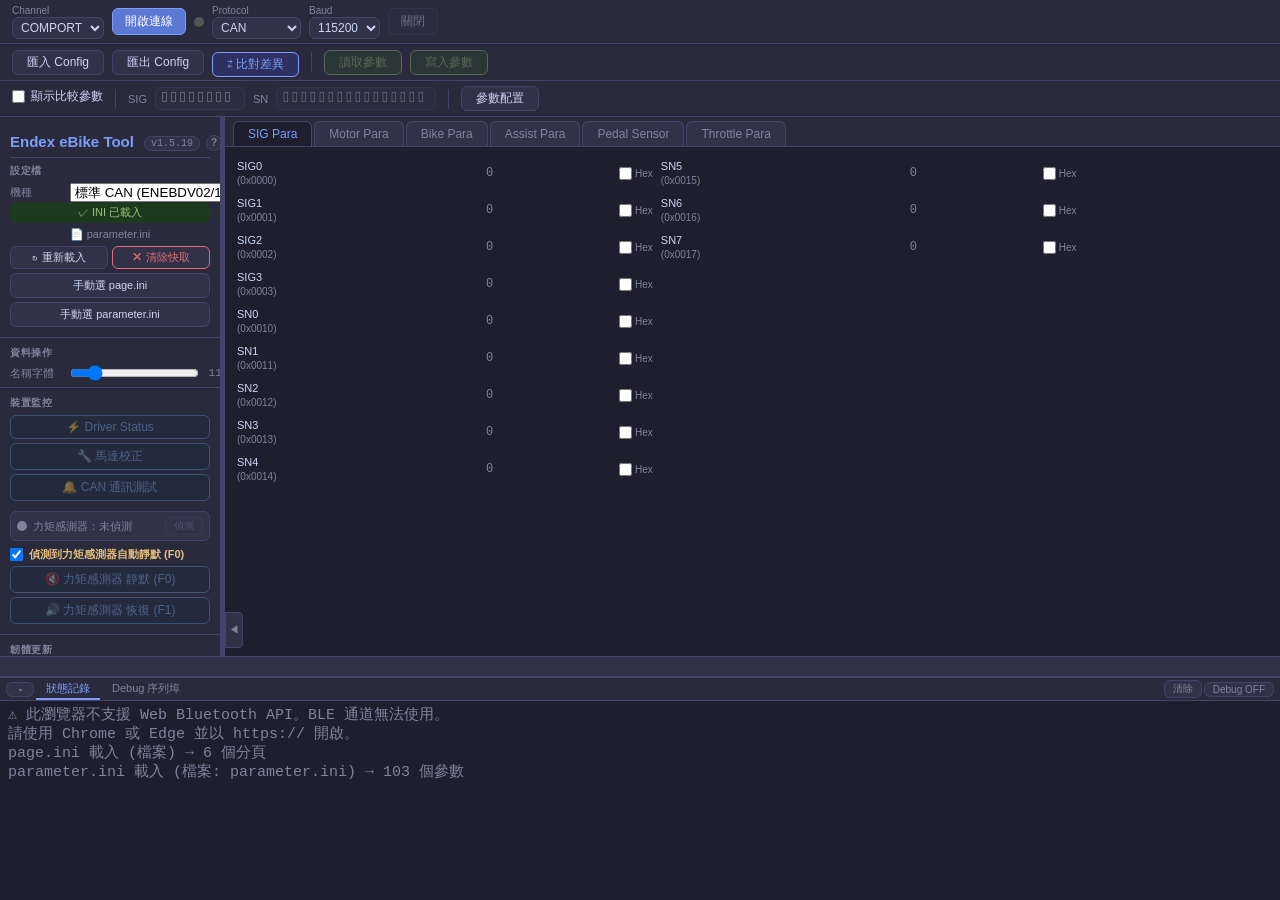
<file: index.html>
<!DOCTYPE html>
<html lang="zh-TW">
<head>
  <meta charset="UTF-8">
  <meta name="viewport" content="width=device-width, initial-scale=1.0">
  <title>Endex eBike Tool</title>
  <link rel="stylesheet" href="style.css">
</head>
<body>
<div id="tsToast" class="ts-toast" hidden title="點擊關閉">
  <div id="tsToastTitle" class="ts-toast-title"></div>
  <div id="tsToastSub" class="ts-toast-sub"></div>
</div>

<!-- ── Top bar: serial connection ── -->
<header class="topbar">
  <div class="conn-panel">
    <label class="ctrl-label">Channel
      <select id="selChannel">
        <option value="comport" selected>COMPORT</option>
        <option value="ble">BLE</option>
      </select>
    </label>
    <button id="btnOpen" class="btn btn-primary">開啟連線</button>
    <span id="statusDot" class="status-dot" title="未連接"></span>
    <span id="bleInfo" class="ble-info" style="display:none"></span>

    <label class="ctrl-label">Protocol
      <select id="selProtocol">
        <option value="">-- 請選擇 --</option>
        <option value="UART">UART</option>
        <option value="CAN" selected>CAN</option>
      </select>
    </label>
    <!-- serial-only params: hidden when BLE channel is selected -->
    <div id="serialParams" style="display:contents">
      <label class="ctrl-label">Baud
        <select id="selBaudrate">
          <option value="9600">9600</option>
          <option value="115200" selected>115200</option>
          <option value="460800">460800</option>
        </select>
      </label>
      <label class="ctrl-label" style="display:none">Data
        <select id="selDataBits">
          <option value="8" selected>8</option>
        </select>
      </label>
      <label class="ctrl-label" style="display:none">Stop
        <select id="selStopBits">
          <option value="1" selected>1</option>
          <option value="2">2</option>
        </select>
      </label>
      <label class="ctrl-label" style="display:none">Parity
        <select id="selParity">
          <option value="none" selected>None</option>
          <option value="even">Even</option>
          <option value="odd">Odd</option>
        </select>
      </label>
    </div>
    <button id="btnClose" class="btn">關閉</button>
  </div>
</header>

<!-- ── Action bar ── -->
<div class="actionbar">
  <!-- 第一行 -->
  <div class="actionbar-row">
    <button id="btnImport" class="btn">匯入 Config</button>
    <button id="btnExport" class="btn">匯出 Config</button>
    <button id="btnDiff"   class="btn btn-diff">⇄ 比對差異</button>
    <div class="actionbar-sep"></div>
    <button id="btnRead"  class="btn btn-action">讀取參數</button>
    <button id="btnWrite" class="btn btn-action">寫入參數</button>
  </div>
  <!-- 第二行：工程欄位 -->
  <div class="actionbar-row" id="engSection">
    <div class="ab-para-wrap">
      <label class="chk-label ab-chk">
        <input type="checkbox" id="chkShowPara">
        <span id="showParaLabel">顯示比較參數</span>
      </label>
      <div id="showParaLegend" class="show-para-legend ab-legend-popup">
        <div class="legend-src-row">
          <span class="legend-item legend-para">■ 有勾 副 — 來自 paraList</span>
          <div class="src-row"><span class="src-key legend-para">副</span><span class="src-label">更新來源</span><span id="paraListSrc" class="src-val">—</span></div>
        </div>
        <div class="legend-src-row">
          <span class="legend-item legend-fallback">■ 無勾 主 — fallback hrList</span>
          <div class="src-row"><span class="src-key legend-fallback">主</span><span class="src-label">更新來源</span><span id="hrListSrc" class="src-val">—</span></div>
        </div>
      </div>
    </div>
    <div class="actionbar-sep"></div>
    <span class="ab-field-lbl">SIG</span>
    <input type="text" id="tboxSIG" class="ab-field-input" maxlength="8" spellcheck="false">
    <span class="ab-field-lbl">SN</span>
    <input type="text" id="tboxSN"  class="ab-field-input ab-sn" maxlength="16" spellcheck="false">
    <div class="actionbar-sep"></div>
    <button id="btnConfig" class="btn">參數配置</button>
  </div>
</div>

<!-- ── Main workspace ── -->
<div class="workspace">

  <!-- Sidebar -->
  <aside class="sidebar" id="sidebar">

    <section class="sb-section">
      <div class="app-title sb-app-title">Endex eBike Tool <span id="appVersion" class="version-badge"></span><a href="manual.html" target="_blank" class="manual-link" title="開啟操作說明書">?</a></div>
      <h4 class="sb-title">設定檔</h4>
      <div class="field-row">
        <span class="field-lbl">機種</span>
        <select id="selModel">
          <option value="" selected>標準 CAN (ENEBDV02/12)</option>
          <option value="ENEBDV01">UART (ENEBDV01/11)</option>
          <option value="ENEBDV04">ENEBDV04 (Schaca)</option>
        </select>
      </div>
      <div id="autoLoadStatus" class="auto-status">載入中...</div>
      <div id="paramIniName" class="ini-filename" title="目前載入的 parameter.ini 檔名"></div>
      <div class="btn-row">
        <button id="btnReloadIni"    class="btn btn-block-half" title="重新 fetch + 快取">↻ 重新載入</button>
        <button id="btnClearIniCache" class="btn btn-block-half btn-danger-sm" title="清除 localStorage 快取">✕ 清除快取</button>
      </div>
      <button id="btnLoadPageIni"  class="btn btn-block btn-sm-text">手動選 page.ini</button>
      <button id="btnLoadParamIni" class="btn btn-block btn-sm-text">手動選 parameter.ini</button>
    </section>

    <section class="sb-section">
      <h4 class="sb-title">資料操作</h4>
      <div class="field-row">
        <span class="field-lbl">名稱字體</span>
        <input type="range" id="rngParamFontSize" min="8" max="28" step="1" value="11">
        <span id="paramFontSizeVal" class="field-val">11px</span>
      </div>
    </section>

    <section class="sb-section">
      <h4 class="sb-title">裝置監控</h4>
      <button id="btnDriverStatus" class="btn btn-block btn-monitor" title="即時監控裝置狀態 (CAN only)">⚡ Driver Status</button>
      <button id="btnCalibrate" class="btn btn-block btn-monitor" title="馬達校正流程 (CAN only)">🔧 馬達校正</button>
      <button id="btnCalTrigger" class="btn btn-block btn-monitor" title="單獨送出觸發訊框 CAN ID 0x141030FF，不執行校正握手與輪詢流程 (CAN only)">🔔 CAN 通訊測試</button>
      <div id="tsStatus" class="ts-status" title="力矩感測器廣播 0x18F50133 的接收狀態（偵測／靜默／恢復時更新）">
        <span id="tsStatusDot" class="ts-dot"></span>
        <span class="ts-status-text">
          <span id="tsStatusText">力矩感測器：未偵測</span>
          <span id="tsStatusSub" class="ts-status-sub"></span>
        </span>
        <button id="btnTsDetect" class="btn-tiny" title="監聽 bus，確認是否收到力矩感測器廣播 0x18F50133 (CAN only)">偵測</button>
      </div>
      <label class="chk-label ts-auto-silent" title="勾選後，偵測（含連線後自動偵測）收到力矩感測器廣播 0x18F50133 時，自動送出靜默 (F0)">
        <input type="checkbox" id="chkTsAutoSilent" checked><span>偵測到力矩感測器自動靜默 (F0)</span>
      </label>
      <button id="btnTsSilent" class="btn btn-block btn-monitor" title="直接送出總線命令 0x08F20020 D0=0xF0 要求停止廣播，並自動偵測直到 0x18F50133 無訊號 (CAN only)">🔇 力矩感測器 靜默 (F0)</button>
      <button id="btnTsResume" class="btn btn-block btn-monitor" title="送出總線命令 0x08F20020 D0=0xF1 恢復廣播，並確認是否收到 0x18F50133 (CAN only)">🔊 力矩感測器 恢復 (F1)</button>
    </section>

    <section class="sb-section" id="burnSection">
      <h4 class="sb-title">韌體更新</h4>
      <button id="btnLoadHex" class="btn btn-block btn-sm-text">📂 載入 HEX 檔</button>
      <div id="hexFileName" class="hex-filename">未載入</div>
      <div id="hexFileInfo" class="hex-fileinfo"></div>
      <button id="btnCheckFw" class="btn btn-block" disabled>🔍 讀取 DRV FW & 狀態</button>
      <div class="field-row">
        <span class="field-lbl">方式</span>
        <select id="selBurnMode">
          <option value="uart">標準</option>
          <option value="blecan">BLE-CAN</option>
        </select>
      </div>
      <div class="field-row" id="bleChunkRow" style="display:none">
        <span class="field-lbl">封包</span>
        <select id="selBleChunk">
          <option value="124" selected>124 bytes</option>
          <option value="248">248 bytes</option>
        </select>
      </div>
      <label class="chk-label ts-auto-silent" title="勾選後，燒錄完成且 Jump to App OK 時，自動送出力矩感測器恢復 (F1) 0x08F20020 D0=0xF1 (CAN only)">
        <input type="checkbox" id="chkTsResumeAfterBurn" checked><span>燒錄完成後恢復力矩感測器 (F1)</span>
      </label>
      <button id="btnBurn" class="btn btn-block btn-burn" disabled>⚡ 開始燒錄</button>
      <div class="burn-progress-wrap">
        <div id="burnProgressBar" class="burn-progress-fill"></div>
        <span id="burnProgressLabel" class="burn-progress-label"></span>
      </div>
    </section>


    <!-- Production fields — hidden by default (Ctrl+P to show) -->
    <section class="sb-section prod-section" id="prodSection" style="display:none">
      <h4 class="sb-title">生產資訊 (Ctrl+L 隱藏)</h4>
      <div class="field-row"><span class="field-lbl">Place</span>   <input type="text" id="tboxPlace"    maxlength="2"  spellcheck="false" placeholder="XX"></div>
      <div class="field-row"><span class="field-lbl">ToolNo</span>  <input type="text" id="tboxToolNo"   maxlength="2"  spellcheck="false" placeholder="XX"></div>
      <div class="field-row"><span class="field-lbl">Person</span>  <input type="text" id="tboxPerson"   maxlength="1"  spellcheck="false" placeholder="X"></div>
      <div class="field-row"><span class="field-lbl">Date</span>    <input type="text" id="tboxDate"     maxlength="6"  spellcheck="false" placeholder="YYMMDD"></div>
      <div class="field-row"><span class="field-lbl">SerialNo</span><input type="text" id="tboxSerialNo" maxlength="5"  spellcheck="false" placeholder="XXXXX"></div>
    </section>

    <div class="mode-badge" id="modeBadge">Engineering</div>

    <div class="sb-hint">
      Ctrl+E 工程模式<br>
      Ctrl+U 使用者模式<br>
      Ctrl+P 生產資訊<br>
      Ctrl+S 切換SIG編輯<br>
      Ctrl+D Debug模式<br>
    </div>
  </aside>
  <div class="sidebar-resizer" id="sidebarResizer"></div>
  <button id="btnSidebarToggle" class="sb-toggle" title="收合/展開側欄">◀</button>

  <!-- Tab / parameter area -->
  <main class="main-area">
    <div id="emptyHint" class="empty-hint">請先載入 page.ini 與 parameter.ini</div>
    <div id="tabControl" class="tab-control" style="display:none">
      <div id="tabBar"    class="tab-bar"></div>
      <div id="tabPanels" class="tab-panels"></div>
    </div>
  </main>

</div><!-- .workspace -->

<!-- ── Status bar ── -->
<footer class="statusbar">
  <div class="progress-track">
    <div id="progressBar" class="progress-fill"></div>
    <span id="progressLabel" class="progress-label"></span>
  </div>
  <!-- Status/Debug tab bar -->
  <div class="log-tabbar">
    <button id="btnLogToggle" class="btn-tiny" title="收合/展開狀態記錄區塊">▾</button>
    <button class="log-tab active" data-panel="statusLog">狀態記錄</button>
    <button class="log-tab" data-panel="debugPanel">Debug 序列埠</button>
    <span id="debugBadge" class="debug-badge" style="display:none">●</span>
    <span class="log-tab-spacer"></span>
    <button id="btnClearLog" class="btn-tiny" title="清除">清除</button>
    <button id="btnDebugToggle" class="btn-tiny debug-off" title="Ctrl+D">Debug OFF</button>
  </div>
  <!-- Status log -->
  <textarea id="statusLog"  class="status-log active-panel" readonly></textarea>
  <!-- Debug panel -->
  <div      id="debugPanel" class="status-log debug-panel" style="display:none">
    <div id="debugLog" class="debug-log"></div>
  </div>
</footer>

<!-- ══════════════════════════════════════════════════════
     SetBit modal
     ══════════════════════════════════════════════════════ -->
<div id="modalSetBit" class="modal-overlay" style="display:none">
  <div class="modal-box">
    <div class="modal-hdr">
      <span id="setbitTitle">位元設定</span>
      <button class="modal-x" data-close="modalSetBit">×</button>
    </div>
    <div class="modal-body">
      <div id="setbitGrid" class="setbit-grid"></div>
      <div id="setbitPreview" class="setbit-preview">HEX: 0000</div>
    </div>
    <div class="modal-ftr">
      <button id="btnSetbitOK"   class="btn btn-primary">確定</button>
      <button class="btn" data-close="modalSetBit">取消</button>
    </div>
  </div>
</div>

<!-- ══════════════════════════════════════════════════════
     Config editor modal
     ══════════════════════════════════════════════════════ -->
<div id="modalConfig" class="modal-overlay" style="display:none">
  <div class="modal-box modal-xl">
    <div class="modal-hdr">
      <span>參數配置 (parameter.ini)</span>
      <button class="modal-x" data-close="modalConfig">×</button>
    </div>
    <div class="modal-body">
      <div id="configTableWrap" class="cfg-table-wrap">
        <!-- Table injected by JS -->
      </div>
    </div>
    <div class="modal-ftr">
      <button id="btnConfigOK"  class="btn btn-primary">確定 &amp; 儲存</button>
      <button id="btnConfigDel" class="btn btn-danger" >刪除選取行</button>
      <button id="btnConfigAdd" class="btn"            >新增行</button>
      <button class="btn" data-close="modalConfig">取消</button>
    </div>
  </div>
</div>

<!-- ══════════════════════════════════════════════════════
     Diff modal
     ══════════════════════════════════════════════════════ -->
<div id="modalDiff" class="modal-overlay" style="display:none">
  <div class="modal-box modal-xl">
    <div class="modal-hdr">
      <span>比對差異</span>
      <button class="modal-x" data-close="modalDiff">×</button>
    </div>
    <div class="modal-body">
      <!-- Source selectors -->
      <div class="diff-src-row">
        <span class="diff-src-lbl">來源 A：</span>
        <select id="diffSrcA" class="diff-src-sel"></select>
        <span class="diff-vs-sep">vs</span>
        <span class="diff-src-lbl">來源 B：</span>
        <select id="diffSrcB" class="diff-src-sel"></select>
      </div>
      <!-- Summary bar -->
      <div id="diffSummary" class="diff-summary"></div>
      <!-- Filter buttons -->
      <div class="diff-filter-bar">
        <button class="diff-filter active" data-filter="all" >全部</button>
        <button class="diff-filter"        data-filter="diff">僅差異</button>
        <button class="diff-filter"        data-filter="same">僅相同</button>
        <button class="diff-filter"        data-filter="miss">缺少參數</button>
      </div>
      <!-- Table -->
      <div class="cfg-table-wrap" id="diffTableWrap"></div>
    </div>
    <div class="modal-ftr">
      <button id="btnDiffExport" class="btn btn-action">匯出差異報告 (.txt)</button>
      <button class="btn" data-close="modalDiff">關閉</button>
    </div>
  </div>
</div>

<!-- ══════════════════════════════════════════════════════
     Driver Status modal
     ══════════════════════════════════════════════════════ -->
<div id="modalDriverStatus" class="modal-overlay" style="display:none">
  <div class="modal-box modal-xl">
    <div class="modal-hdr">
      <span>Driver Status — 即時監控 <span class="drv-can-badge">CAN only</span></span>
      <div class="drv-hdr-ctrl">
        <label class="chk-label"><input type="checkbox" id="chkPushAssist"><span>助行</span></label>
        <label class="chk-label"><input type="checkbox" id="chkDrvLog"><span>Log 電流</span></label>
        <button id="btnDrvMonitor" class="btn btn-action">▶ 開始監控</button>
        <button class="modal-x" data-close="modalDriverStatus">×</button>
      </div>
    </div>
    <div class="modal-body drv-body">

      <!-- ── 即時數值 ── -->
      <div class="drv-metrics">
        <div class="drv-card"><div class="drv-lbl">Bike Speed</div>    <div id="drvBikeSpeed"     class="drv-val">—</div><div class="drv-unit">km/h</div></div>
        <div class="drv-card"><div class="drv-lbl">Drive Current</div>  <div id="drvDriveCurrent"  class="drv-val">—</div><div class="drv-unit">A</div></div>
        <div class="drv-card"><div class="drv-lbl">Drive Voltage</div>  <div id="drvDriveVoltage" class="drv-val">—</div><div class="drv-unit">V</div></div>
        <div class="drv-card"><div class="drv-lbl">Driver Temp</div>    <div id="drvDriverTemp"    class="drv-val">—</div><div class="drv-unit">°C</div></div>
        <div class="drv-card"><div class="drv-lbl">Motor Temp</div>     <div id="drvMotorTemp"     class="drv-val">—</div><div class="drv-unit">°C</div></div>
        <div class="drv-card"><div class="drv-lbl">Total Assist</div>   <div id="drvTotalAssist"   class="drv-val">—</div><div class="drv-unit">digit</div></div>
        <div class="drv-card"><div class="drv-lbl">Assist Level</div>   <div id="drvAssistLevel"   class="drv-val">—</div><div class="drv-unit">digit</div></div>
        <div class="drv-card"><div class="drv-lbl">Pedal Torque</div>   <div id="drvPedalTorque"   class="drv-val">—</div><div class="drv-unit">Nm</div></div>
        <div class="drv-card"><div class="drv-lbl">Pedal Cadence</div>  <div id="drvPedalCadence"  class="drv-val">—</div><div class="drv-unit">rpm</div></div>
        <div class="drv-card"><div class="drv-lbl">Pedal Power</div>    <div id="drvPedalPower"    class="drv-val">—</div><div class="drv-unit">W</div></div>
        <div class="drv-card"><div class="drv-lbl">Motor Ph.Curr</div>  <div id="drvMotorPhaseCurr" class="drv-val">—</div><div class="drv-unit">A</div></div>
        <div class="drv-card"><div class="drv-lbl">Single Trip</div>    <div id="drvSingleTrip"    class="drv-val">—</div><div class="drv-unit">km</div></div>
        <div class="drv-card"><div class="drv-lbl">Remain Dist</div>    <div id="drvRemainDist"    class="drv-val">—</div><div class="drv-unit">km</div></div>
      </div>

      <!-- ── 暫存器位元 ── -->
      <div class="drv-registers">

        <!-- Fault Register 12-bit -->
        <div class="drv-reg-box">
          <div class="drv-reg-title">Fault Register (12-bit)</div>
          <div id="drvFault">
            <div class="drv-bit-row"><span class="drv-bit-ind"></span><span>bit0  Over Current Protection</span></div>
            <div class="drv-bit-row"><span class="drv-bit-ind"></span><span>bit1  Over Voltage Protection</span></div>
            <div class="drv-bit-row"><span class="drv-bit-ind"></span><span>bit2  Under Voltage Protection</span></div>
            <div class="drv-bit-row"><span class="drv-bit-ind"></span><span>bit3  Opamp Error</span></div>
            <div class="drv-bit-row"><span class="drv-bit-ind"></span><span>bit4  Hall Connection Error</span></div>
            <div class="drv-bit-row"><span class="drv-bit-ind"></span><span>bit5  Phase Line Error</span></div>
            <div class="drv-bit-row"><span class="drv-bit-ind"></span><span>bit6  E-Lock Error</span></div>
            <div class="drv-bit-row"><span class="drv-bit-ind"></span><span>bit7  Cadence Sensor Error</span></div>
            <div class="drv-bit-row"><span class="drv-bit-ind"></span><span>bit8  Torque Sensor Error</span></div>
            <div class="drv-bit-row"><span class="drv-bit-ind"></span><span>bit9  Throttle Error</span></div>
            <div class="drv-bit-row"><span class="drv-bit-ind"></span><span>bit10 Hall Transition Error</span></div>
            <div class="drv-bit-row"><span class="drv-bit-ind"></span><span>bit11 Communication Error</span></div>
          </div>
        </div>

        <!-- DRV Register 5-bit -->
        <div class="drv-reg-box">
          <div class="drv-reg-title">DRV Register (5-bit)</div>
          <div id="drvDRV">
            <div class="drv-bit-row"><span class="drv-bit-ind"></span><span>bit0  Drive Over Temperature</span></div>
            <div class="drv-bit-row"><span class="drv-bit-ind"></span><span>bit1  Motor Over Temperature</span></div>
            <div class="drv-bit-row"><span class="drv-bit-ind"></span><span>bit2  Motor Stuck Error</span></div>
            <div class="drv-bit-row"><span class="drv-bit-ind"></span><span>bit3  Hub Lock Error</span></div>
            <div class="drv-bit-row"><span class="drv-bit-ind"></span><span>bit4  Wheel Sensor Error</span></div>
          </div>
        </div>

        <!-- Status Register 8-bit -->
        <div class="drv-reg-box">
          <div class="drv-reg-title">Drv Status Register (8-bit)</div>
          <div id="drvStatus">
            <div class="drv-bit-row"><span class="drv-bit-ind drv-ok"></span><span>bit0  Drive Initial (0=init 1=Ready)</span></div>
            <div class="drv-bit-row"><span class="drv-bit-ind drv-ok"></span><span>bit1  Motor (0=Stop 1=Running)</span></div>
            <div class="drv-bit-row"><span class="drv-bit-ind"></span><span>bit2  E-Lock (0=Unlock 1=Lock)</span></div>
            <div class="drv-bit-row"><span class="drv-bit-ind drv-ok"></span><span>bit3  Push Assist (0=Off 1=On)</span></div>
            <div class="drv-bit-row"><span class="drv-bit-ind"></span><span>bit4  Lock (0=Unlock 1=Lock)</span></div>
            <div class="drv-bit-row"><span class="drv-bit-ind"></span><span>bit5  Battery Lock (0=Unlock 1=Lock)</span></div>
            <div class="drv-bit-row"><span class="drv-bit-ind drv-ok"></span><span>bit6  Boost (0=Off 1=On)</span></div>
            <div class="drv-bit-row"><span class="drv-bit-ind"></span><span>bit7  Driver Reduction (0=Normal 1=Reduction)</span></div>
          </div>
        </div>

        <!-- Peripheral Register 8-bit -->
        <div class="drv-reg-box">
          <div class="drv-reg-title">Drv Peripheral Register (8-bit)</div>
          <div id="drvPepherial">
            <div class="drv-bit-row"><span class="drv-bit-ind drv-ok"></span><span>bit0  Head Light (0=Off 1=On)</span></div>
            <div class="drv-bit-row"><span class="drv-bit-ind drv-ok"></span><span>bit1  Rear Light (0=Off 1=On)</span></div>
            <div class="drv-bit-row"><span class="drv-bit-ind drv-ok"></span><span>bit2  DR Light (0=Off 1=On)</span></div>
            <div class="drv-bit-row"><span class="drv-bit-ind drv-ok"></span><span>bit3  Break Light (0=Off 1=On)</span></div>
            <div class="drv-bit-row"><span class="drv-bit-ind"></span><span>bit4  —</span></div>
            <div class="drv-bit-row"><span class="drv-bit-ind"></span><span>bit5  Brake (0=Off 1=On)</span></div>
            <div class="drv-bit-row"><span class="drv-bit-ind"></span><span>bit6  —</span></div>
            <div class="drv-bit-row"><span class="drv-bit-ind"></span><span>bit7  Kick Stand (0=Up 1=Down)</span></div>
          </div>
        </div>

      </div><!-- .drv-registers -->
    </div><!-- .modal-body -->
    <div class="modal-ftr">
      <button id="btnDrvLogExport" class="btn btn-action" disabled>⬇ 下載電流 Log (.csv)</button>
      <span id="drvLogCount" class="drv-log-count">0 筆</span>
      <button class="btn" data-close="modalDriverStatus">關閉</button>
    </div>
  </div>
</div>

<!-- ══════════════════════════════════════════════════════
     Motor Calibration modal
     ══════════════════════════════════════════════════════ -->
<div id="modalCalibrate" class="modal-overlay" style="display:none">
  <div class="modal-box">
    <div class="modal-hdr">
      <span>馬達校正 <span class="drv-can-badge">CAN only</span></span>
      <button class="modal-x" data-close="modalCalibrate">×</button>
    </div>
    <div class="modal-body">
      <p class="cal-desc">啟動控制器的馬達校正程序，過程約需 30～40 秒，進行中請勿關閉序列埠或拔除連線。</p>
      <button id="btnCalStart" class="btn btn-action btn-block">▶ 開始校正</button>
      <div class="cal-progress-wrap">
        <div id="calProgressBar" class="cal-progress-fill"></div>
        <span id="calProgressLabel" class="cal-progress-label"></span>
      </div>
      <textarea id="calLog" class="cal-log" readonly></textarea>
    </div>
    <div class="modal-ftr">
      <button class="btn" data-close="modalCalibrate">關閉</button>
    </div>
  </div>
</div>

<!-- ══════════════════════════════════════════════════════
     Read/Write Result modal
     ══════════════════════════════════════════════════════ -->
<div id="modalResult" class="modal-overlay" style="display:none">
  <div class="modal-box">
    <div class="modal-hdr">
      <span id="resultTitle">結果</span>
      <button class="modal-x" data-close="modalResult">×</button>
    </div>
    <div class="modal-body">
      <pre id="resultBody" class="result-pre"></pre>
    </div>
    <div class="modal-ftr">
      <button class="btn" data-close="modalResult">關閉</button>
    </div>
  </div>
</div>

<!-- ══════════════════════════════════════════════════════
     Write confirm modal — buttons injected by JS
     ══════════════════════════════════════════════════════ -->
<div id="modalWriteConfirm" class="modal-overlay" style="display:none">
  <div class="modal-box wc-box">
    <div class="modal-hdr">
      <span>確認寫入參數</span>
      <button class="modal-x" data-close="modalWriteConfirm">×</button>
    </div>
    <div class="modal-body">
      <div id="wcSources"></div>
      <div id="wcNote" class="wc-note"></div>
    </div>
    <div class="modal-ftr" id="wcButtons"></div>
  </div>
</div>

<div id="sidebarBackdrop" class="sidebar-backdrop"></div>

<script src="js/paramData.js"></script>
<script src="js/ini.js"></script>
<script src="js/protocol.js"></script>
<script src="js/serial.js"></script>
<script src="js/ble.js"></script>
<script src="js/ui.js"></script>
<script src="js/app.js"></script>
</body>
</html>
</file>
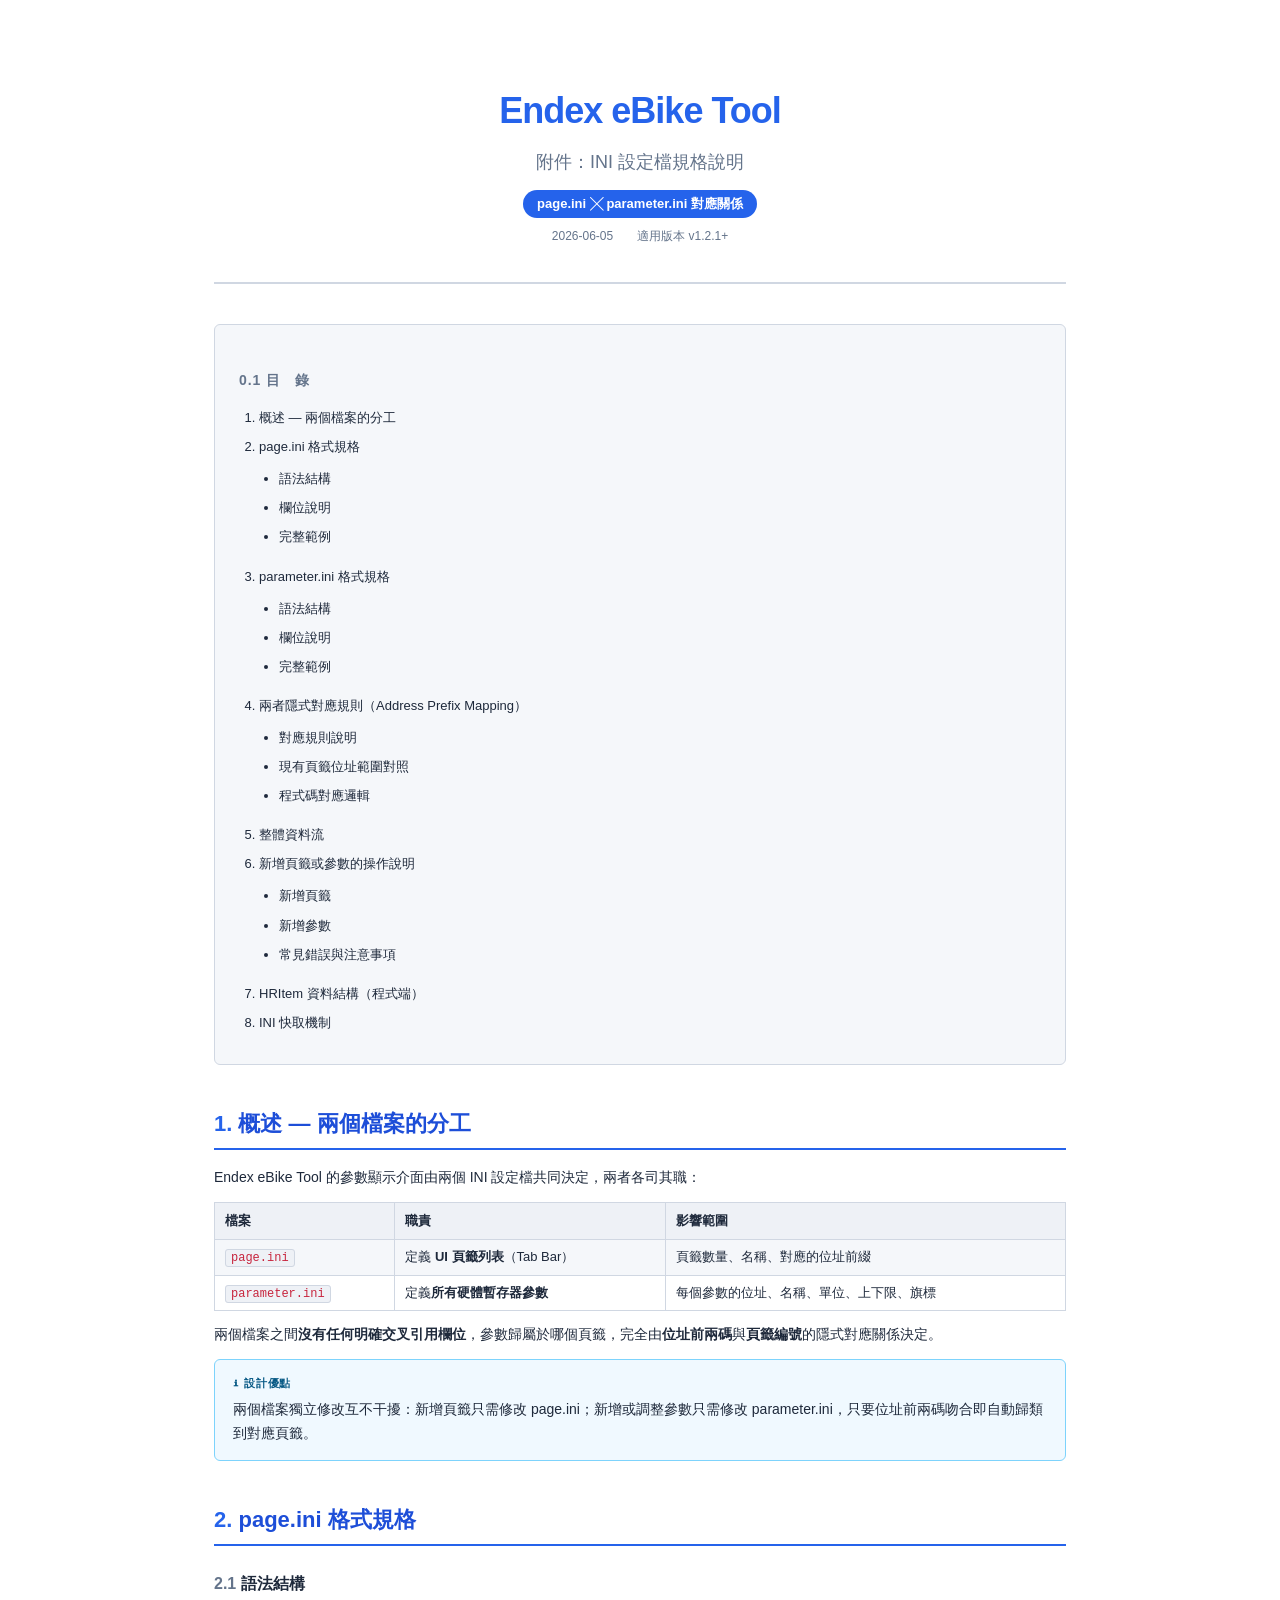
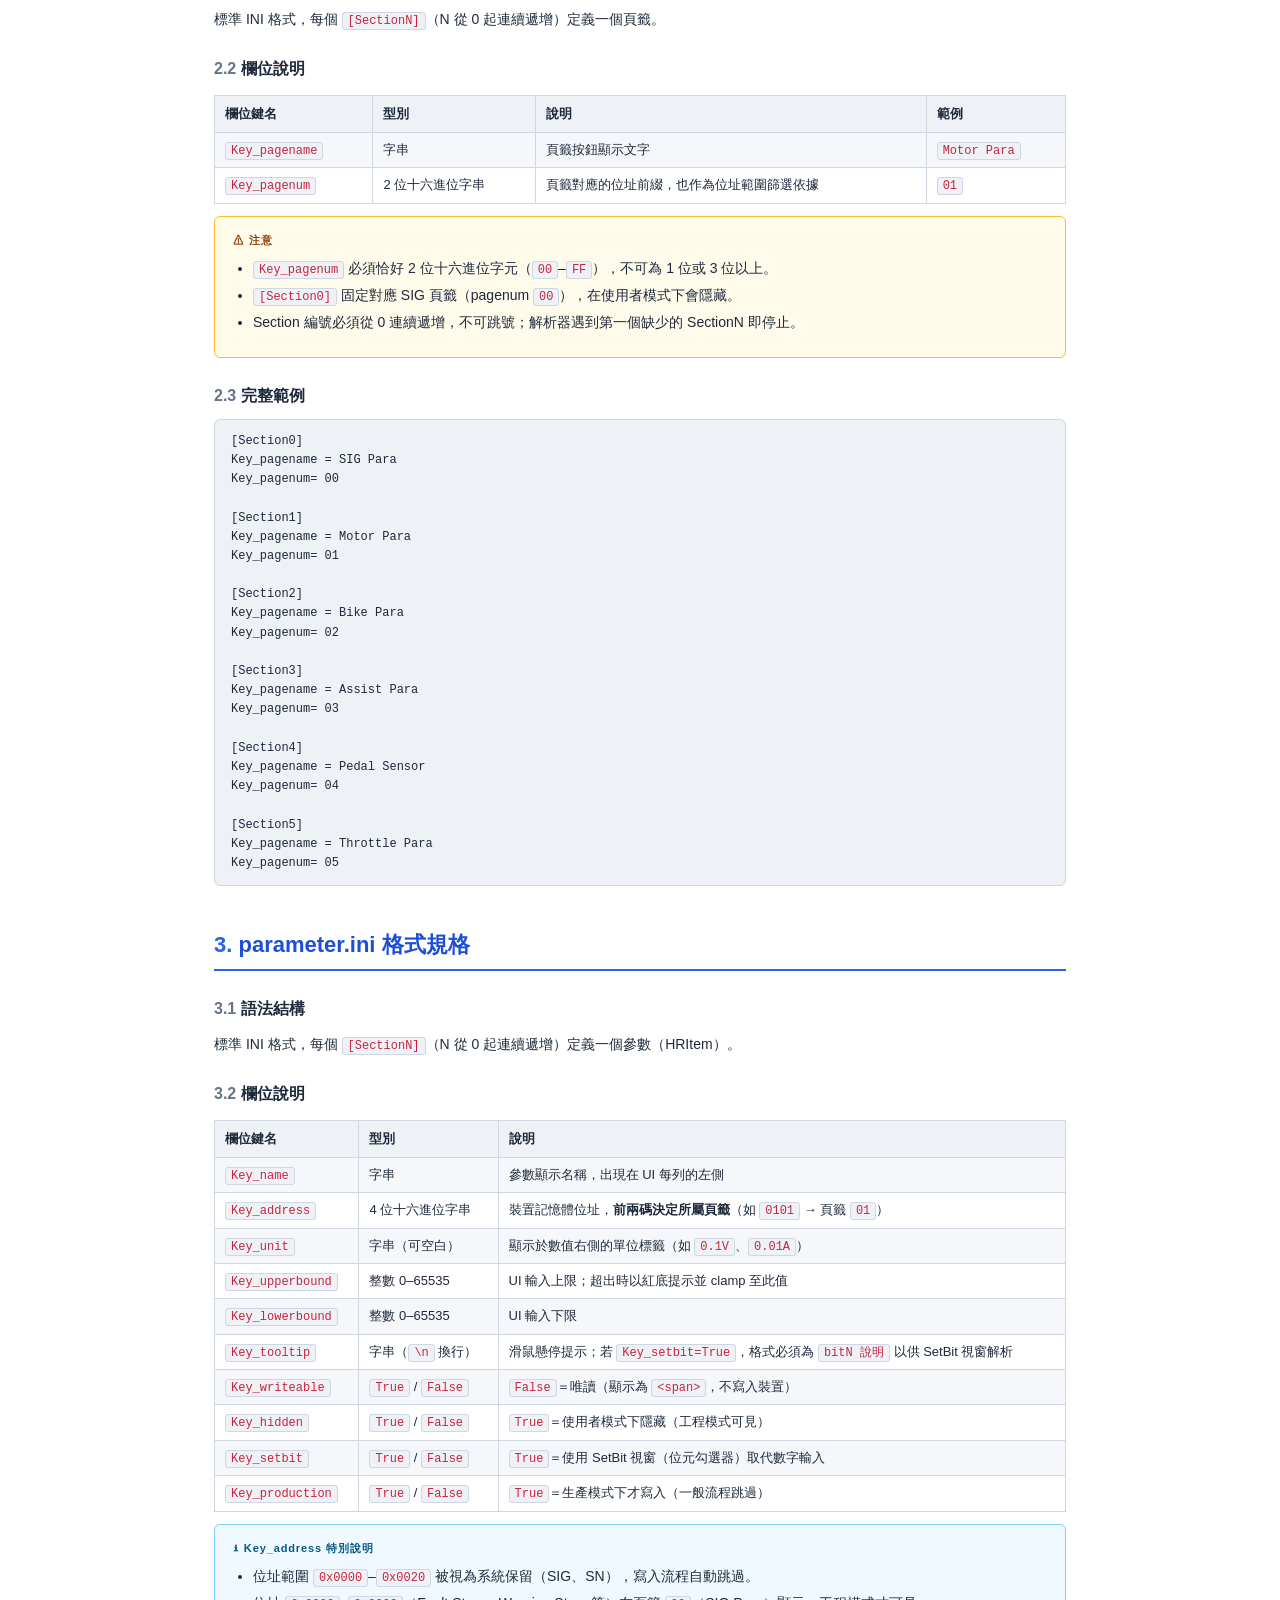
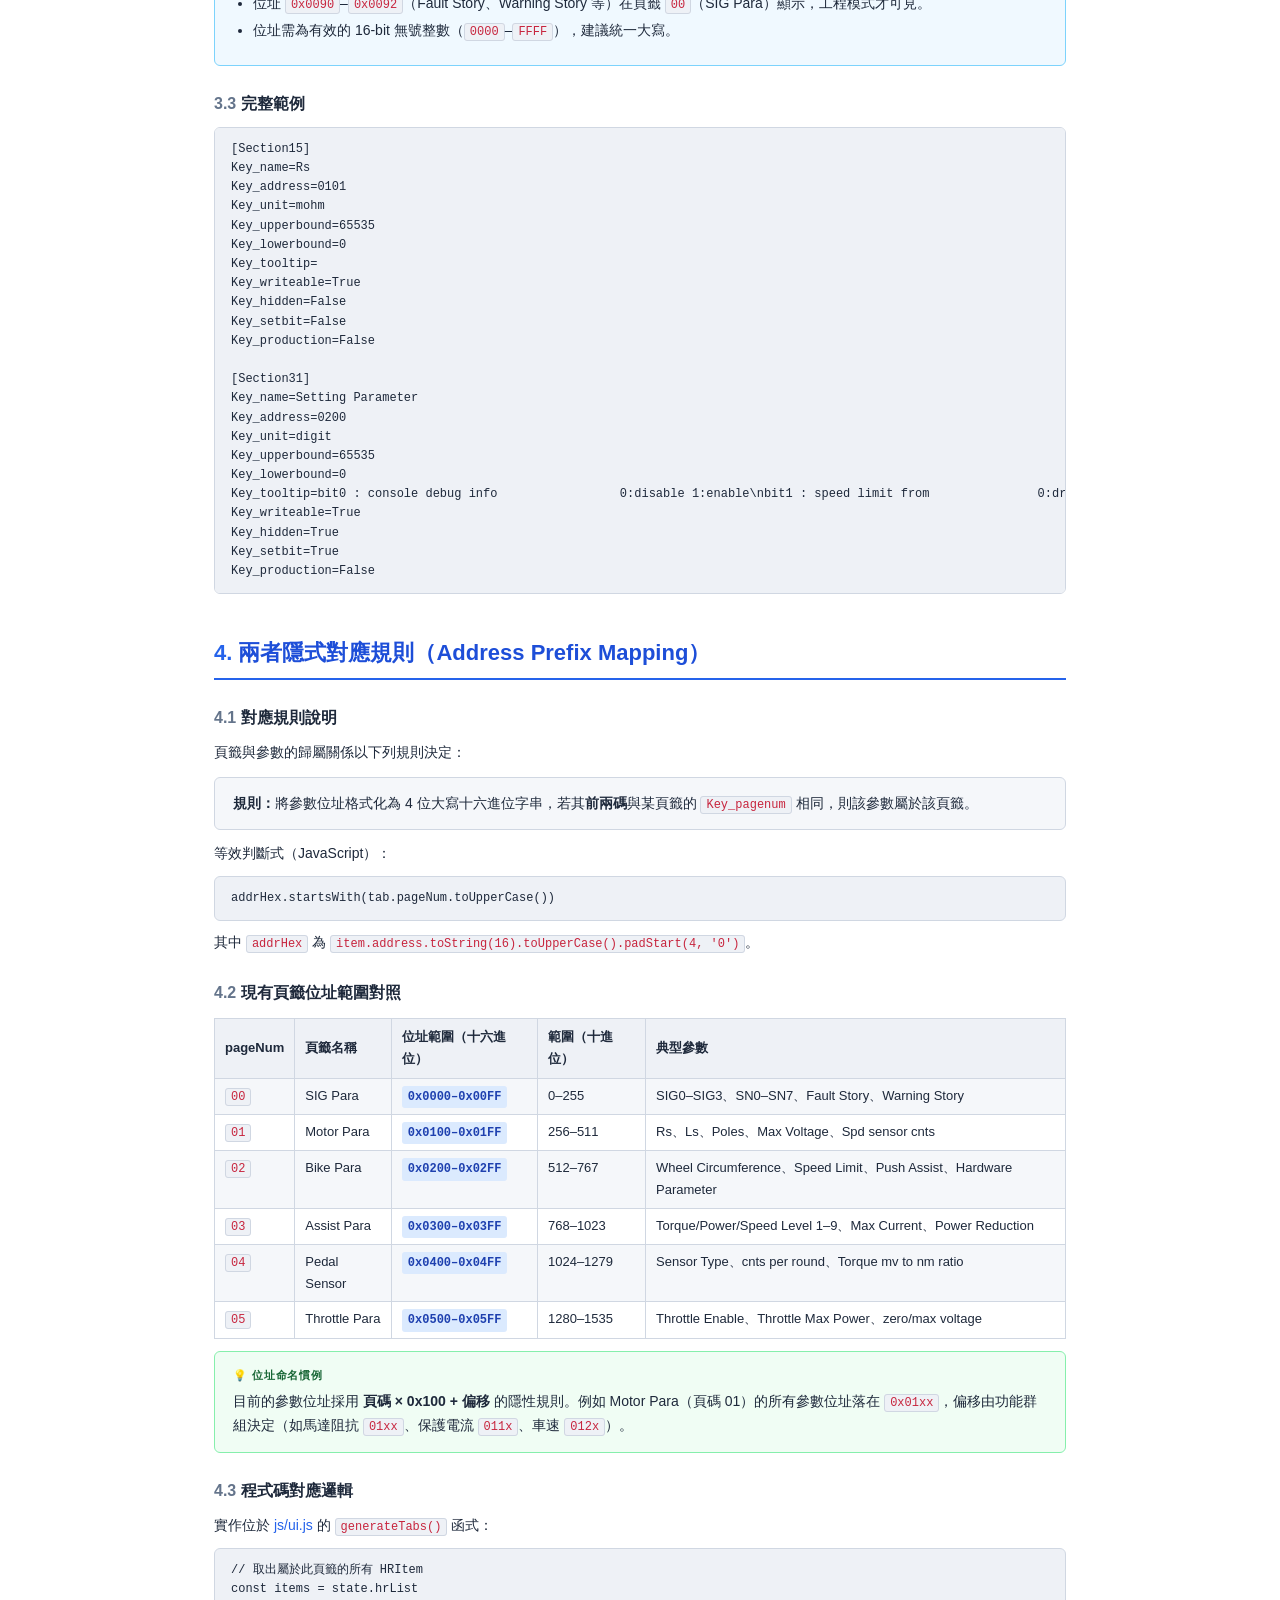
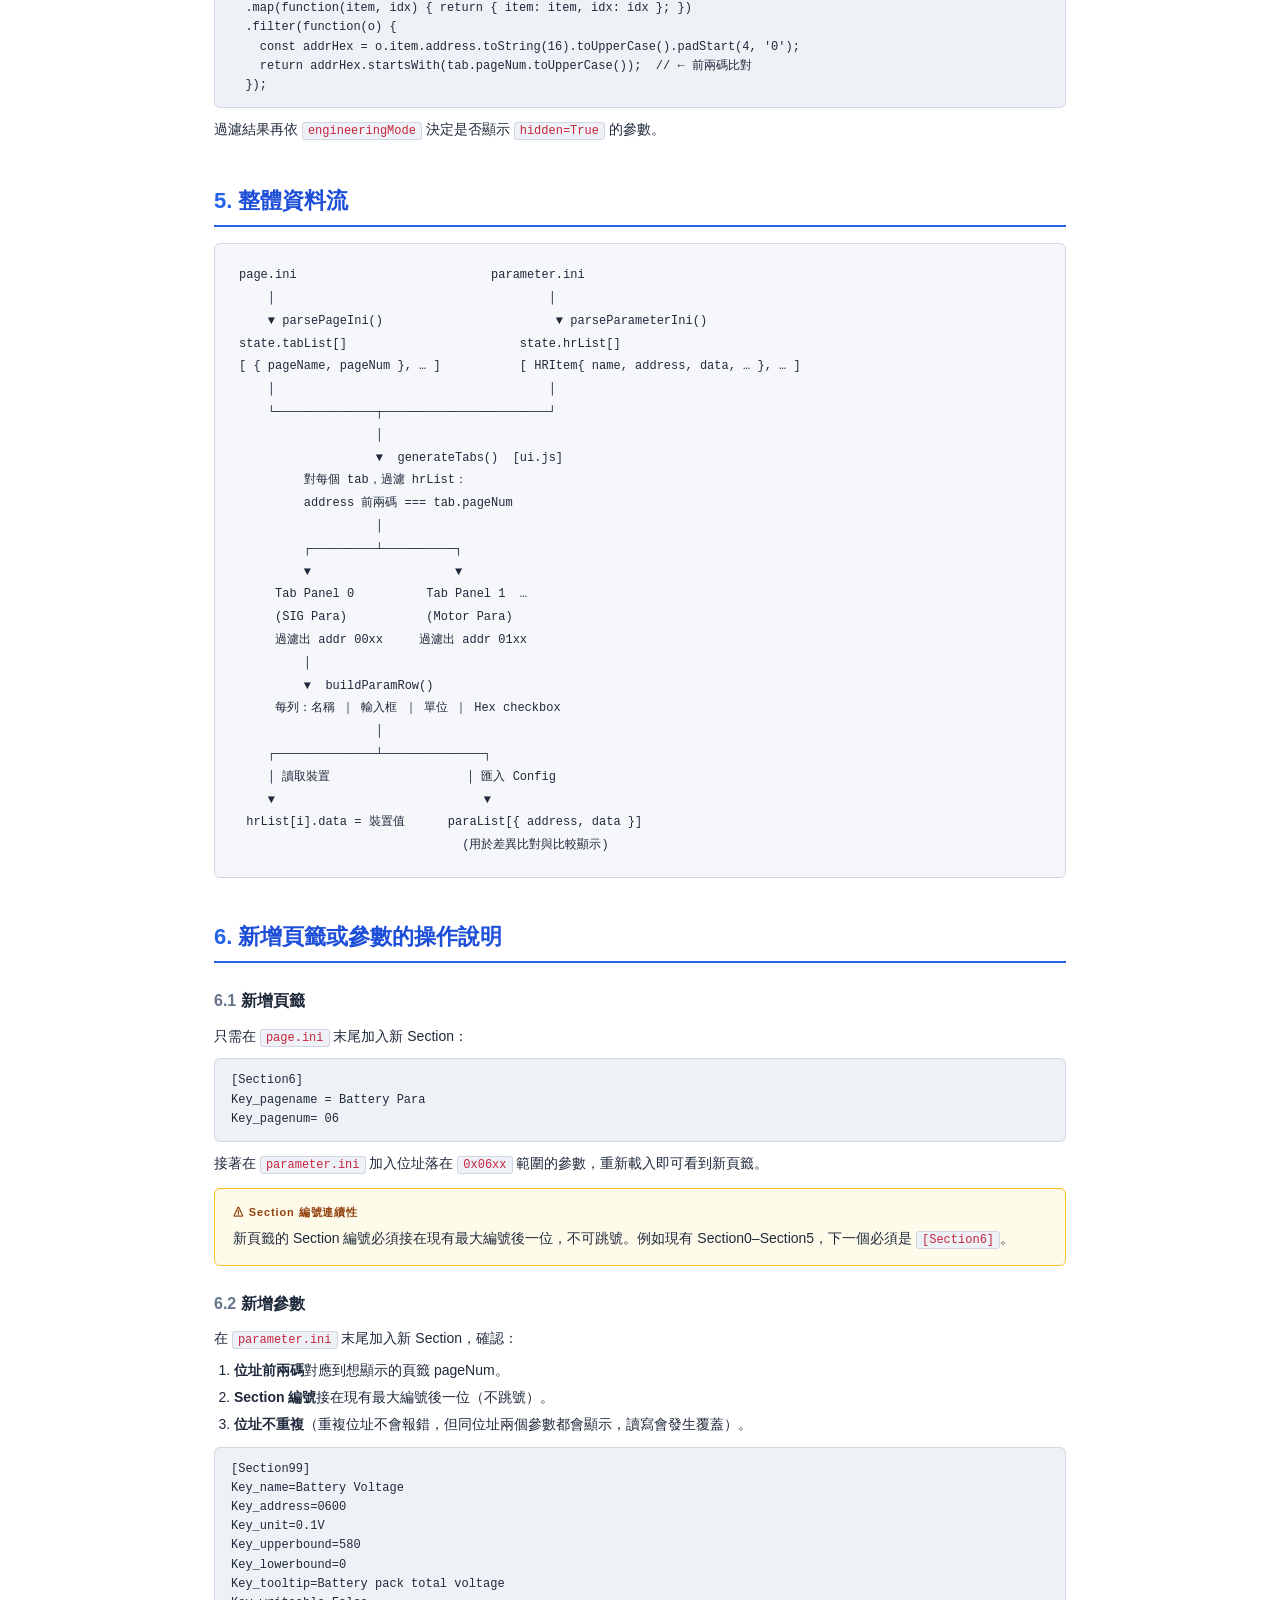
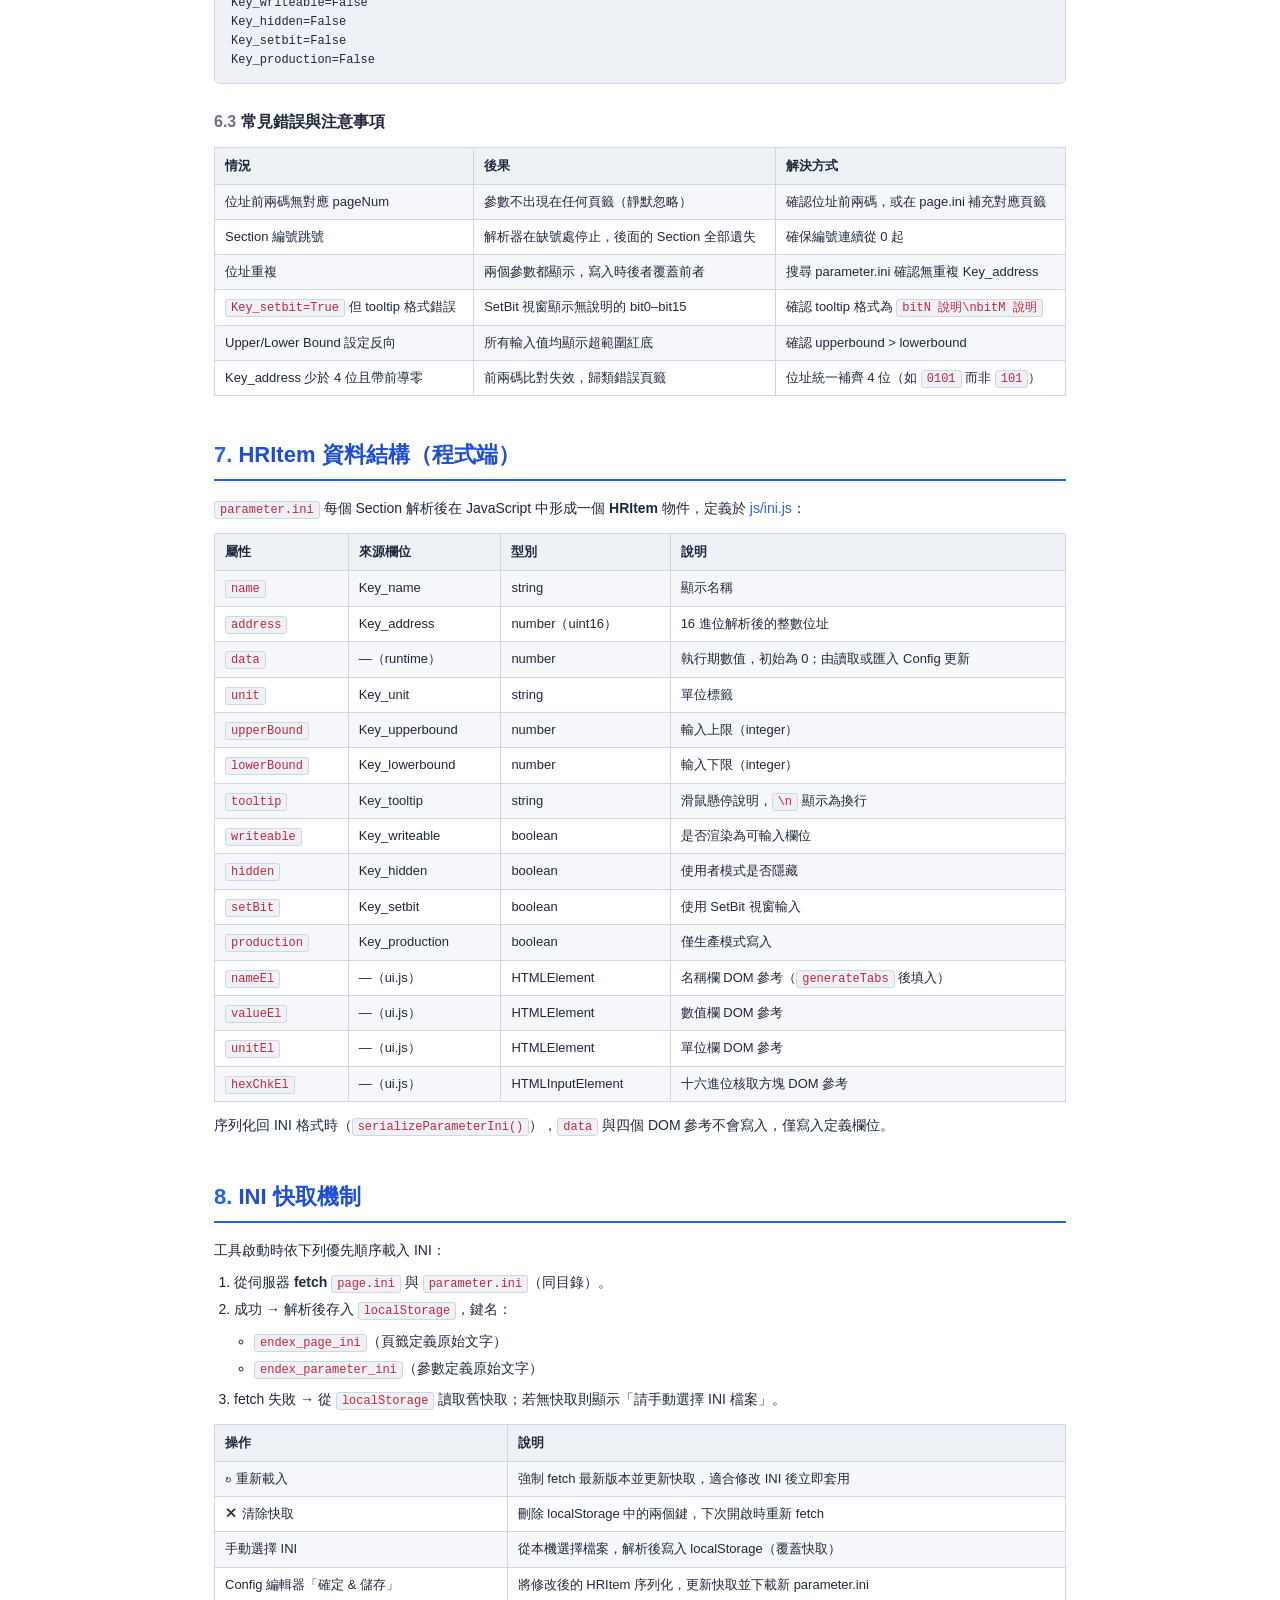
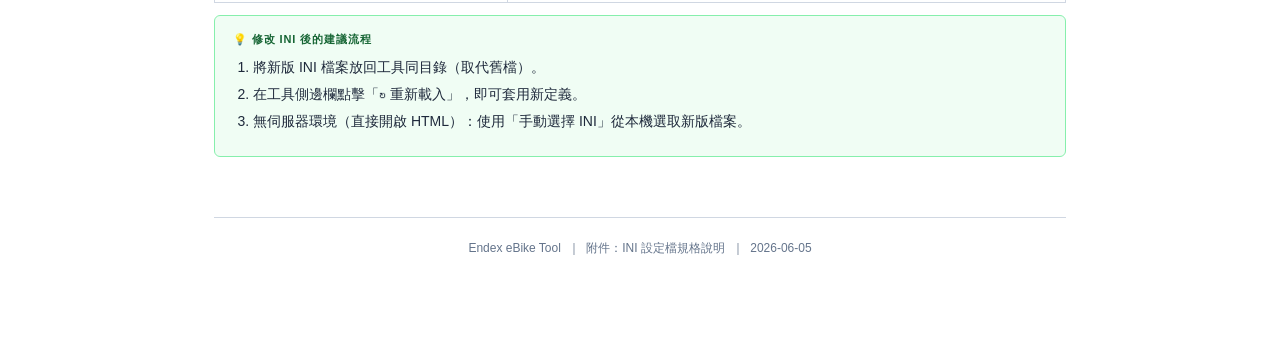
<file: appendix-ini.html>
<!DOCTYPE html>
<html lang="zh-TW">
<head>
<meta charset="UTF-8">
<meta name="viewport" content="width=device-width, initial-scale=1.0">
<title>Endex eBike Tool — 附件：INI 設定檔規格說明</title>
<style>
*,*::before,*::after{box-sizing:border-box;margin:0;padding:0}
:root{
  --bg:#ffffff;--bg2:#f5f7fa;--bg3:#eef1f6;
  --border:#d0d7e2;--accent:#2563eb;--accent2:#1d4ed8;
  --danger:#dc2626;--success:#16a34a;--warn:#d97706;
  --text:#1e293b;--text-dim:#64748b;--mono:'Consolas','Courier New',monospace;
  --font:'Segoe UI','Microsoft JhengHei',sans-serif;
  --radius:6px;
}
body{font-family:var(--font);font-size:14px;background:var(--bg);color:var(--text);line-height:1.7}
a{color:var(--accent);text-decoration:none}
a:hover{text-decoration:underline}
.page{max-width:900px;margin:0 auto;padding:32px 24px 80px}

/* Cover */
.cover{text-align:center;padding:48px 0 36px;border-bottom:2px solid var(--border);margin-bottom:40px}
.cover-logo{font-size:36px;font-weight:700;color:var(--accent);letter-spacing:-1px}
.cover-sub{font-size:18px;color:var(--text-dim);margin-top:6px}
.cover-ver{display:inline-block;background:var(--accent);color:#fff;border-radius:20px;padding:3px 14px;font-size:13px;margin-top:12px;font-weight:600}
.cover-date{font-size:12px;color:var(--text-dim);margin-top:8px}

/* TOC */
.toc{background:var(--bg2);border:1px solid var(--border);border-radius:var(--radius);padding:20px 24px;margin-bottom:40px}
.toc h2{font-size:14px;font-weight:700;color:var(--text-dim);letter-spacing:.06em;margin-bottom:12px}
.toc ol{padding-left:20px}
.toc li{padding:2px 0;font-size:13px}
.toc a{color:var(--text)}
.toc a:hover{color:var(--accent)}
.toc .sub{padding-left:20px;list-style:disc}

/* Headings */
body{counter-reset:section}
h1{font-size:22px;font-weight:700;color:var(--accent2);border-bottom:2px solid var(--accent);padding-bottom:6px;margin:40px 0 16px;counter-increment:section;counter-reset:subsection}
h1::before{content:counter(section)".  ";color:var(--accent)}
h2{font-size:16px;font-weight:700;margin:24px 0 10px;color:var(--text);counter-increment:subsection}
h2::before{content:counter(section)"."counter(subsection)"  ";color:var(--text-dim)}
h3{font-size:14px;font-weight:700;margin:18px 0 8px;color:var(--text-dim)}
p{margin:8px 0}
ul,ol{padding-left:20px;margin:8px 0}
li{margin:3px 0}

/* Boxes */
.box{background:var(--bg2);border:1px solid var(--border);border-radius:var(--radius);padding:14px 18px;margin:12px 0}
.box-warn{border-color:#fbbf24;background:#fffbeb}
.box-info{border-color:#7dd3fc;background:#f0f9ff}
.box-tip{border-color:#86efac;background:#f0fdf4}
.box-danger{border-color:#fca5a5;background:#fef2f2}
.box-label{font-size:11px;font-weight:700;letter-spacing:.08em;margin-bottom:6px}
.box-warn .box-label{color:#92400e}
.box-info .box-label{color:#075985}
.box-tip  .box-label{color:#166534}
.box-danger .box-label{color:#991b1b}

code{font-family:var(--mono);background:var(--bg3);border:1px solid var(--border);border-radius:3px;padding:1px 5px;font-size:12px;color:#c7253e}
pre{background:var(--bg3);border:1px solid var(--border);border-radius:var(--radius);padding:12px 16px;font-family:var(--mono);font-size:12px;line-height:1.6;overflow-x:auto;margin:10px 0}

/* Tables */
table{width:100%;border-collapse:collapse;margin:12px 0;font-size:13px}
th{background:var(--bg3);font-weight:600;text-align:left;padding:7px 10px;border:1px solid var(--border)}
td{padding:6px 10px;border:1px solid var(--border);vertical-align:top}
tr:nth-child(even) td{background:var(--bg2)}

/* Flow diagram */
.flow{background:var(--bg2);border:1px solid var(--border);border-radius:var(--radius);padding:20px 24px;margin:14px 0;font-family:var(--mono);font-size:12px;line-height:1.9;overflow-x:auto;white-space:pre}

/* Address range bands */
.addr-band{display:inline-block;background:#dbeafe;color:#1e40af;border-radius:3px;padding:1px 6px;font-family:var(--mono);font-size:12px;font-weight:600}

@media print{.toc{page-break-after:always}h1{page-break-before:always}}
</style>
</head>
<body>
<div class="page">

<!-- COVER -->
<div class="cover">
  <div class="cover-logo">Endex eBike Tool</div>
  <div class="cover-sub">附件：INI 設定檔規格說明</div>
  <div class="cover-ver">page.ini ╳ parameter.ini 對應關係</div>
  <div class="cover-date">2026-06-05　　適用版本 v1.2.1+</div>
</div>

<!-- TOC -->
<div class="toc">
  <h2>目　錄</h2>
  <ol>
    <li><a href="#s1">概述 — 兩個檔案的分工</a></li>
    <li><a href="#s2">page.ini 格式規格</a>
      <ol class="sub">
        <li><a href="#s2-1">語法結構</a></li>
        <li><a href="#s2-2">欄位說明</a></li>
        <li><a href="#s2-3">完整範例</a></li>
      </ol>
    </li>
    <li><a href="#s3">parameter.ini 格式規格</a>
      <ol class="sub">
        <li><a href="#s3-1">語法結構</a></li>
        <li><a href="#s3-2">欄位說明</a></li>
        <li><a href="#s3-3">完整範例</a></li>
      </ol>
    </li>
    <li><a href="#s4">兩者隱式對應規則（Address Prefix Mapping）</a>
      <ol class="sub">
        <li><a href="#s4-1">對應規則說明</a></li>
        <li><a href="#s4-2">現有頁籤位址範圍對照</a></li>
        <li><a href="#s4-3">程式碼對應邏輯</a></li>
      </ol>
    </li>
    <li><a href="#s5">整體資料流</a></li>
    <li><a href="#s6">新增頁籤或參數的操作說明</a>
      <ol class="sub">
        <li><a href="#s6-1">新增頁籤</a></li>
        <li><a href="#s6-2">新增參數</a></li>
        <li><a href="#s6-3">常見錯誤與注意事項</a></li>
      </ol>
    </li>
    <li><a href="#s7">HRItem 資料結構（程式端）</a></li>
    <li><a href="#s8">INI 快取機制</a></li>
  </ol>
</div>

<!-- S1 -->
<h1 id="s1">概述 — 兩個檔案的分工</h1>
<p>Endex eBike Tool 的參數顯示介面由兩個 INI 設定檔共同決定，兩者各司其職：</p>
<table>
  <tr><th>檔案</th><th>職責</th><th>影響範圍</th></tr>
  <tr><td><code>page.ini</code></td><td>定義 <strong>UI 頁籤列表</strong>（Tab Bar）</td><td>頁籤數量、名稱、對應的位址前綴</td></tr>
  <tr><td><code>parameter.ini</code></td><td>定義<strong>所有硬體暫存器參數</strong></td><td>每個參數的位址、名稱、單位、上下限、旗標</td></tr>
</table>
<p>兩個檔案之間<strong>沒有任何明確交叉引用欄位</strong>，參數歸屬於哪個頁籤，完全由<strong>位址前兩碼</strong>與<strong>頁籤編號</strong>的隱式對應關係決定。</p>
<div class="box box-info">
  <div class="box-label">ℹ 設計優點</div>
  兩個檔案獨立修改互不干擾：新增頁籤只需修改 page.ini；新增或調整參數只需修改 parameter.ini，只要位址前兩碼吻合即自動歸類到對應頁籤。
</div>

<!-- S2 -->
<h1 id="s2">page.ini 格式規格</h1>

<h2 id="s2-1">語法結構</h2>
<p>標準 INI 格式，每個 <code>[SectionN]</code>（N 從 0 起連續遞增）定義一個頁籤。</p>

<h2 id="s2-2">欄位說明</h2>
<table>
  <tr><th>欄位鍵名</th><th>型別</th><th>說明</th><th>範例</th></tr>
  <tr><td><code>Key_pagename</code></td><td>字串</td><td>頁籤按鈕顯示文字</td><td><code>Motor Para</code></td></tr>
  <tr><td><code>Key_pagenum</code></td><td>2 位十六進位字串</td><td>頁籤對應的位址前綴，也作為位址範圍篩選依據</td><td><code>01</code></td></tr>
</table>
<div class="box box-warn">
  <div class="box-label">⚠ 注意</div>
  <ul>
    <li><code>Key_pagenum</code> 必須恰好 2 位十六進位字元（<code>00</code>–<code>FF</code>），不可為 1 位或 3 位以上。</li>
    <li><code>[Section0]</code> 固定對應 SIG 頁籤（pagenum <code>00</code>），在使用者模式下會隱藏。</li>
    <li>Section 編號必須從 0 連續遞增，不可跳號；解析器遇到第一個缺少的 SectionN 即停止。</li>
  </ul>
</div>

<h2 id="s2-3">完整範例</h2>
<pre>[Section0]
Key_pagename = SIG Para
Key_pagenum= 00

[Section1]
Key_pagename = Motor Para
Key_pagenum= 01

[Section2]
Key_pagename = Bike Para
Key_pagenum= 02

[Section3]
Key_pagename = Assist Para
Key_pagenum= 03

[Section4]
Key_pagename = Pedal Sensor
Key_pagenum= 04

[Section5]
Key_pagename = Throttle Para
Key_pagenum= 05</pre>

<!-- S3 -->
<h1 id="s3">parameter.ini 格式規格</h1>

<h2 id="s3-1">語法結構</h2>
<p>標準 INI 格式，每個 <code>[SectionN]</code>（N 從 0 起連續遞增）定義一個參數（HRItem）。</p>

<h2 id="s3-2">欄位說明</h2>
<table>
  <tr><th>欄位鍵名</th><th>型別</th><th>說明</th></tr>
  <tr><td><code>Key_name</code></td><td>字串</td><td>參數顯示名稱，出現在 UI 每列的左側</td></tr>
  <tr><td><code>Key_address</code></td><td>4 位十六進位字串</td><td>裝置記憶體位址，<strong>前兩碼決定所屬頁籤</strong>（如 <code>0101</code> → 頁籤 <code>01</code>）</td></tr>
  <tr><td><code>Key_unit</code></td><td>字串（可空白）</td><td>顯示於數值右側的單位標籤（如 <code>0.1V</code>、<code>0.01A</code>）</td></tr>
  <tr><td><code>Key_upperbound</code></td><td>整數 0–65535</td><td>UI 輸入上限；超出時以紅底提示並 clamp 至此值</td></tr>
  <tr><td><code>Key_lowerbound</code></td><td>整數 0–65535</td><td>UI 輸入下限</td></tr>
  <tr><td><code>Key_tooltip</code></td><td>字串（<code>\n</code> 換行）</td><td>滑鼠懸停提示；若 <code>Key_setbit=True</code>，格式必須為 <code>bitN 說明</code> 以供 SetBit 視窗解析</td></tr>
  <tr><td><code>Key_writeable</code></td><td><code>True</code> / <code>False</code></td><td><code>False</code>＝唯讀（顯示為 <code>&lt;span&gt;</code>，不寫入裝置）</td></tr>
  <tr><td><code>Key_hidden</code></td><td><code>True</code> / <code>False</code></td><td><code>True</code>＝使用者模式下隱藏（工程模式可見）</td></tr>
  <tr><td><code>Key_setbit</code></td><td><code>True</code> / <code>False</code></td><td><code>True</code>＝使用 SetBit 視窗（位元勾選器）取代數字輸入</td></tr>
  <tr><td><code>Key_production</code></td><td><code>True</code> / <code>False</code></td><td><code>True</code>＝生產模式下才寫入（一般流程跳過）</td></tr>
</table>

<div class="box box-info">
  <div class="box-label">ℹ Key_address 特別說明</div>
  <ul>
    <li>位址範圍 <code>0x0000</code>–<code>0x0020</code> 被視為系統保留（SIG、SN），寫入流程自動跳過。</li>
    <li>位址 <code>0x0090</code>–<code>0x0092</code>（Fault Story、Warning Story 等）在頁籤 <code>00</code>（SIG Para）顯示，工程模式才可見。</li>
    <li>位址需為有效的 16-bit 無號整數（<code>0000</code>–<code>FFFF</code>），建議統一大寫。</li>
  </ul>
</div>

<h2 id="s3-3">完整範例</h2>
<pre>[Section15]
Key_name=Rs
Key_address=0101
Key_unit=mohm
Key_upperbound=65535
Key_lowerbound=0
Key_tooltip=
Key_writeable=True
Key_hidden=False
Key_setbit=False
Key_production=False

[Section31]
Key_name=Setting Parameter
Key_address=0200
Key_unit=digit
Key_upperbound=65535
Key_lowerbound=0
Key_tooltip=bit0 : console debug info                 0:disable 1:enable\nbit1 : speed limit from               0:driver  1:console
Key_writeable=True
Key_hidden=True
Key_setbit=True
Key_production=False</pre>

<!-- S4 -->
<h1 id="s4">兩者隱式對應規則（Address Prefix Mapping）</h1>

<h2 id="s4-1">對應規則說明</h2>
<p>頁籤與參數的歸屬關係以下列規則決定：</p>
<div class="box">
  <strong>規則：</strong>將參數位址格式化為 4 位大寫十六進位字串，若其<strong>前兩碼</strong>與某頁籤的 <code>Key_pagenum</code> 相同，則該參數屬於該頁籤。
</div>
<p>等效判斷式（JavaScript）：</p>
<pre>addrHex.startsWith(tab.pageNum.toUpperCase())</pre>
<p>其中 <code>addrHex</code> 為 <code>item.address.toString(16).toUpperCase().padStart(4, '0')</code>。</p>

<h2 id="s4-2">現有頁籤位址範圍對照</h2>
<table>
  <tr><th>pageNum</th><th>頁籤名稱</th><th>位址範圍（十六進位）</th><th>範圍（十進位）</th><th>典型參數</th></tr>
  <tr>
    <td><code>00</code></td><td>SIG Para</td>
    <td><span class="addr-band">0x0000–0x00FF</span></td><td>0–255</td>
    <td>SIG0–SIG3、SN0–SN7、Fault Story、Warning Story</td>
  </tr>
  <tr>
    <td><code>01</code></td><td>Motor Para</td>
    <td><span class="addr-band">0x0100–0x01FF</span></td><td>256–511</td>
    <td>Rs、Ls、Poles、Max Voltage、Spd sensor cnts</td>
  </tr>
  <tr>
    <td><code>02</code></td><td>Bike Para</td>
    <td><span class="addr-band">0x0200–0x02FF</span></td><td>512–767</td>
    <td>Wheel Circumference、Speed Limit、Push Assist、Hardware Parameter</td>
  </tr>
  <tr>
    <td><code>03</code></td><td>Assist Para</td>
    <td><span class="addr-band">0x0300–0x03FF</span></td><td>768–1023</td>
    <td>Torque/Power/Speed Level 1–9、Max Current、Power Reduction</td>
  </tr>
  <tr>
    <td><code>04</code></td><td>Pedal Sensor</td>
    <td><span class="addr-band">0x0400–0x04FF</span></td><td>1024–1279</td>
    <td>Sensor Type、cnts per round、Torque mv to nm ratio</td>
  </tr>
  <tr>
    <td><code>05</code></td><td>Throttle Para</td>
    <td><span class="addr-band">0x0500–0x05FF</span></td><td>1280–1535</td>
    <td>Throttle Enable、Throttle Max Power、zero/max voltage</td>
  </tr>
</table>
<div class="box box-tip">
  <div class="box-label">💡 位址命名慣例</div>
  目前的參數位址採用 <strong>頁碼 × 0x100 + 偏移</strong> 的隱性規則。例如 Motor Para（頁碼 01）的所有參數位址落在 <code>0x01xx</code>，偏移由功能群組決定（如馬達阻抗 <code>01xx</code>、保護電流 <code>011x</code>、車速 <code>012x</code>）。
</div>

<h2 id="s4-3">程式碼對應邏輯</h2>
<p>實作位於 <a href="js/ui.js">js/ui.js</a> 的 <code>generateTabs()</code> 函式：</p>
<pre>// 取出屬於此頁籤的所有 HRItem
const items = state.hrList
  .map(function(item, idx) { return { item: item, idx: idx }; })
  .filter(function(o) {
    const addrHex = o.item.address.toString(16).toUpperCase().padStart(4, '0');
    return addrHex.startsWith(tab.pageNum.toUpperCase());  // ← 前兩碼比對
  });</pre>
<p>過濾結果再依 <code>engineeringMode</code> 決定是否顯示 <code>hidden=True</code> 的參數。</p>

<!-- S5 -->
<h1 id="s5">整體資料流</h1>
<div class="flow">page.ini                           parameter.ini
    │                                      │
    ▼ parsePageIni()                        ▼ parseParameterIni()
state.tabList[]                        state.hrList[]
[ { pageName, pageNum }, … ]           [ HRItem{ name, address, data, … }, … ]
    │                                      │
    └──────────────┬───────────────────────┘
                   │
                   ▼  generateTabs()  [ui.js]
         對每個 tab，過濾 hrList：
         address 前兩碼 === tab.pageNum
                   │
         ┌─────────┴──────────┐
         ▼                    ▼
     Tab Panel 0          Tab Panel 1  …
     (SIG Para)           (Motor Para)
     過濾出 addr 00xx     過濾出 addr 01xx
         │
         ▼  buildParamRow()
     每列：名稱 ｜ 輸入框 ｜ 單位 ｜ Hex checkbox
                   │
    ┌──────────────┴──────────────┐
    │ 讀取裝置                   │ 匯入 Config
    ▼                             ▼
 hrList[i].data = 裝置值      paraList[{ address, data }]
                               (用於差異比對與比較顯示)
</div>

<!-- S6 -->
<h1 id="s6">新增頁籤或參數的操作說明</h1>

<h2 id="s6-1">新增頁籤</h2>
<p>只需在 <code>page.ini</code> 末尾加入新 Section：</p>
<pre>[Section6]
Key_pagename = Battery Para
Key_pagenum= 06</pre>
<p>接著在 <code>parameter.ini</code> 加入位址落在 <code>0x06xx</code> 範圍的參數，重新載入即可看到新頁籤。</p>
<div class="box box-warn">
  <div class="box-label">⚠ Section 編號連續性</div>
  新頁籤的 Section 編號必須接在現有最大編號後一位，不可跳號。例如現有 Section0–Section5，下一個必須是 <code>[Section6]</code>。
</div>

<h2 id="s6-2">新增參數</h2>
<p>在 <code>parameter.ini</code> 末尾加入新 Section，確認：</p>
<ol>
  <li><strong>位址前兩碼</strong>對應到想顯示的頁籤 pageNum。</li>
  <li><strong>Section 編號</strong>接在現有最大編號後一位（不跳號）。</li>
  <li><strong>位址不重複</strong>（重複位址不會報錯，但同位址兩個參數都會顯示，讀寫會發生覆蓋）。</li>
</ol>
<pre>[Section99]
Key_name=Battery Voltage
Key_address=0600
Key_unit=0.1V
Key_upperbound=580
Key_lowerbound=0
Key_tooltip=Battery pack total voltage
Key_writeable=False
Key_hidden=False
Key_setbit=False
Key_production=False</pre>

<h2 id="s6-3">常見錯誤與注意事項</h2>
<table>
  <tr><th>情況</th><th>後果</th><th>解決方式</th></tr>
  <tr><td>位址前兩碼無對應 pageNum</td><td>參數不出現在任何頁籤（靜默忽略）</td><td>確認位址前兩碼，或在 page.ini 補充對應頁籤</td></tr>
  <tr><td>Section 編號跳號</td><td>解析器在缺號處停止，後面的 Section 全部遺失</td><td>確保編號連續從 0 起</td></tr>
  <tr><td>位址重複</td><td>兩個參數都顯示，寫入時後者覆蓋前者</td><td>搜尋 parameter.ini 確認無重複 Key_address</td></tr>
  <tr><td><code>Key_setbit=True</code> 但 tooltip 格式錯誤</td><td>SetBit 視窗顯示無說明的 bit0–bit15</td><td>確認 tooltip 格式為 <code>bitN 說明\nbitM 說明</code></td></tr>
  <tr><td>Upper/Lower Bound 設定反向</td><td>所有輸入值均顯示超範圍紅底</td><td>確認 upperbound &gt; lowerbound</td></tr>
  <tr><td>Key_address 少於 4 位且帶前導零</td><td>前兩碼比對失效，歸類錯誤頁籤</td><td>位址統一補齊 4 位（如 <code>0101</code> 而非 <code>101</code>）</td></tr>
</table>

<!-- S7 -->
<h1 id="s7">HRItem 資料結構（程式端）</h1>
<p><code>parameter.ini</code> 每個 Section 解析後在 JavaScript 中形成一個 <strong>HRItem</strong> 物件，定義於 <a href="js/ini.js">js/ini.js</a>：</p>
<table>
  <tr><th>屬性</th><th>來源欄位</th><th>型別</th><th>說明</th></tr>
  <tr><td><code>name</code></td><td>Key_name</td><td>string</td><td>顯示名稱</td></tr>
  <tr><td><code>address</code></td><td>Key_address</td><td>number（uint16）</td><td>16 進位解析後的整數位址</td></tr>
  <tr><td><code>data</code></td><td>—（runtime）</td><td>number</td><td>執行期數值，初始為 0；由讀取或匯入 Config 更新</td></tr>
  <tr><td><code>unit</code></td><td>Key_unit</td><td>string</td><td>單位標籤</td></tr>
  <tr><td><code>upperBound</code></td><td>Key_upperbound</td><td>number</td><td>輸入上限（integer）</td></tr>
  <tr><td><code>lowerBound</code></td><td>Key_lowerbound</td><td>number</td><td>輸入下限（integer）</td></tr>
  <tr><td><code>tooltip</code></td><td>Key_tooltip</td><td>string</td><td>滑鼠懸停說明，<code>\n</code> 顯示為換行</td></tr>
  <tr><td><code>writeable</code></td><td>Key_writeable</td><td>boolean</td><td>是否渲染為可輸入欄位</td></tr>
  <tr><td><code>hidden</code></td><td>Key_hidden</td><td>boolean</td><td>使用者模式是否隱藏</td></tr>
  <tr><td><code>setBit</code></td><td>Key_setbit</td><td>boolean</td><td>使用 SetBit 視窗輸入</td></tr>
  <tr><td><code>production</code></td><td>Key_production</td><td>boolean</td><td>僅生產模式寫入</td></tr>
  <tr><td><code>nameEl</code></td><td>—（ui.js）</td><td>HTMLElement</td><td>名稱欄 DOM 參考（<code>generateTabs</code> 後填入）</td></tr>
  <tr><td><code>valueEl</code></td><td>—（ui.js）</td><td>HTMLElement</td><td>數值欄 DOM 參考</td></tr>
  <tr><td><code>unitEl</code></td><td>—（ui.js）</td><td>HTMLElement</td><td>單位欄 DOM 參考</td></tr>
  <tr><td><code>hexChkEl</code></td><td>—（ui.js）</td><td>HTMLInputElement</td><td>十六進位核取方塊 DOM 參考</td></tr>
</table>
<p>序列化回 INI 格式時（<code>serializeParameterIni()</code>），<code>data</code> 與四個 DOM 參考不會寫入，僅寫入定義欄位。</p>

<!-- S8 -->
<h1 id="s8">INI 快取機制</h1>
<p>工具啟動時依下列優先順序載入 INI：</p>
<ol>
  <li>從伺服器 <strong>fetch</strong> <code>page.ini</code> 與 <code>parameter.ini</code>（同目錄）。</li>
  <li>成功 → 解析後存入 <code>localStorage</code>，鍵名：
    <ul>
      <li><code>endex_page_ini</code>（頁籤定義原始文字）</li>
      <li><code>endex_parameter_ini</code>（參數定義原始文字）</li>
    </ul>
  </li>
  <li>fetch 失敗 → 從 <code>localStorage</code> 讀取舊快取；若無快取則顯示「請手動選擇 INI 檔案」。</li>
</ol>
<table>
  <tr><th>操作</th><th>說明</th></tr>
  <tr><td>↻ 重新載入</td><td>強制 fetch 最新版本並更新快取，適合修改 INI 後立即套用</td></tr>
  <tr><td>✕ 清除快取</td><td>刪除 localStorage 中的兩個鍵，下次開啟時重新 fetch</td></tr>
  <tr><td>手動選擇 INI</td><td>從本機選擇檔案，解析後寫入 localStorage（覆蓋快取）</td></tr>
  <tr><td>Config 編輯器「確定 &amp; 儲存」</td><td>將修改後的 HRItem 序列化，更新快取並下載新 parameter.ini</td></tr>
</table>
<div class="box box-tip">
  <div class="box-label">💡 修改 INI 後的建議流程</div>
  <ol>
    <li>將新版 INI 檔案放回工具同目錄（取代舊檔）。</li>
    <li>在工具側邊欄點擊「↻ 重新載入」，即可套用新定義。</li>
    <li>無伺服器環境（直接開啟 HTML）：使用「手動選擇 INI」從本機選取新版檔案。</li>
  </ol>
</div>

<div style="margin-top:60px;padding-top:20px;border-top:1px solid var(--border);text-align:center;color:var(--text-dim);font-size:12px">
  Endex eBike Tool &nbsp;｜&nbsp; 附件：INI 設定檔規格說明 &nbsp;｜&nbsp; 2026-06-05
</div>

</div>
</body>
</html>
</file>
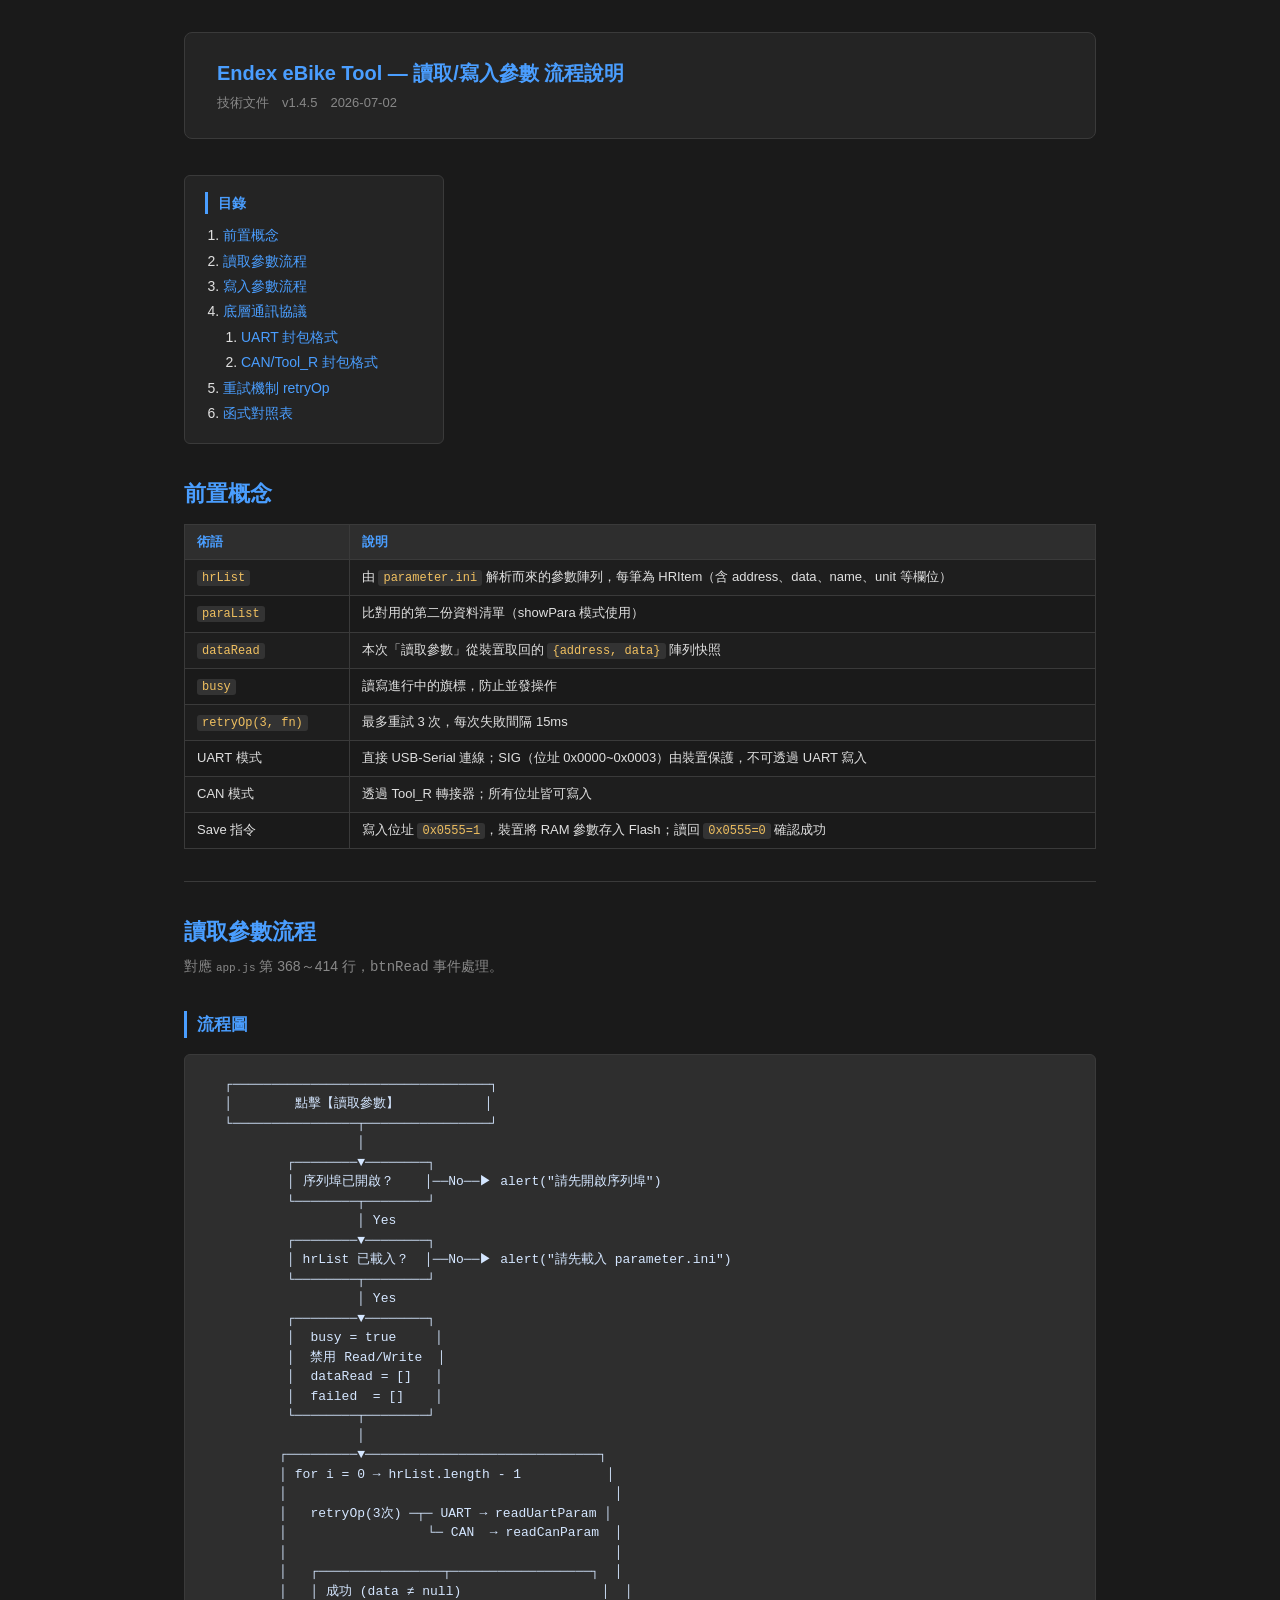
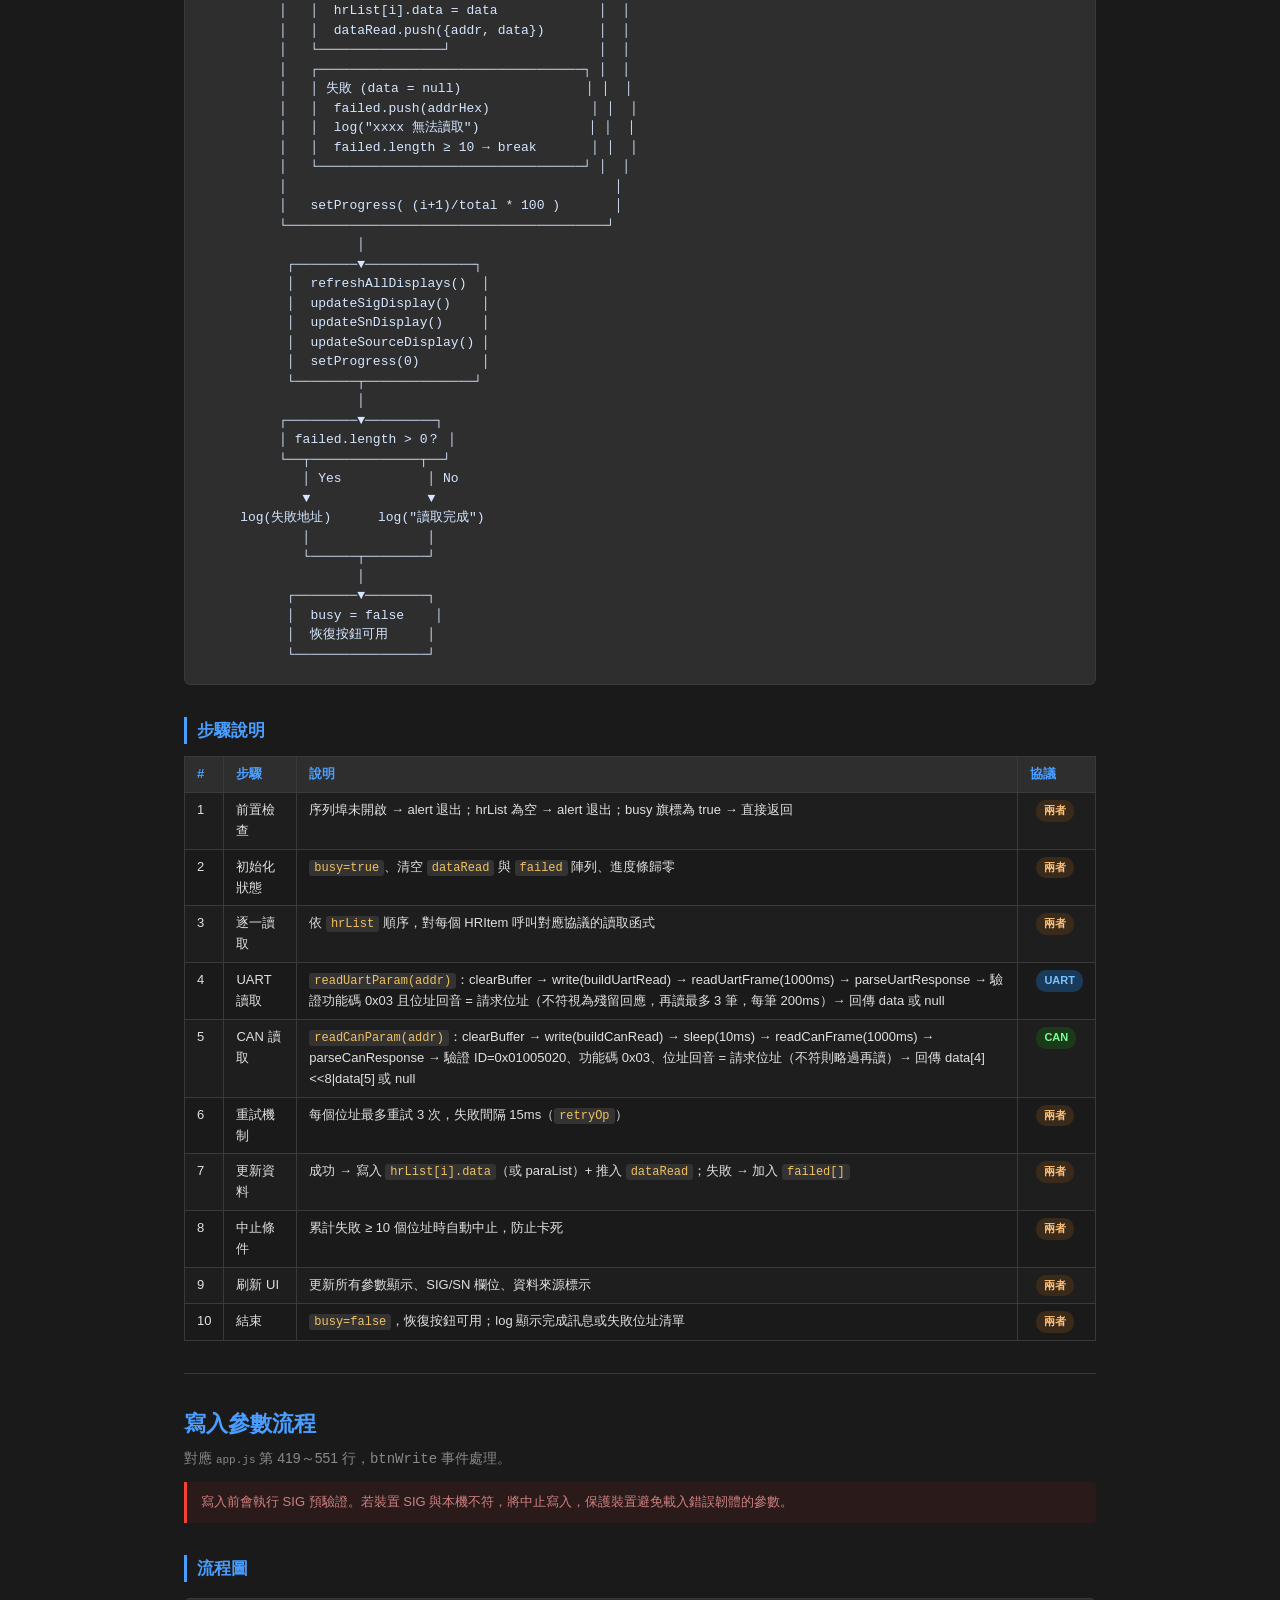
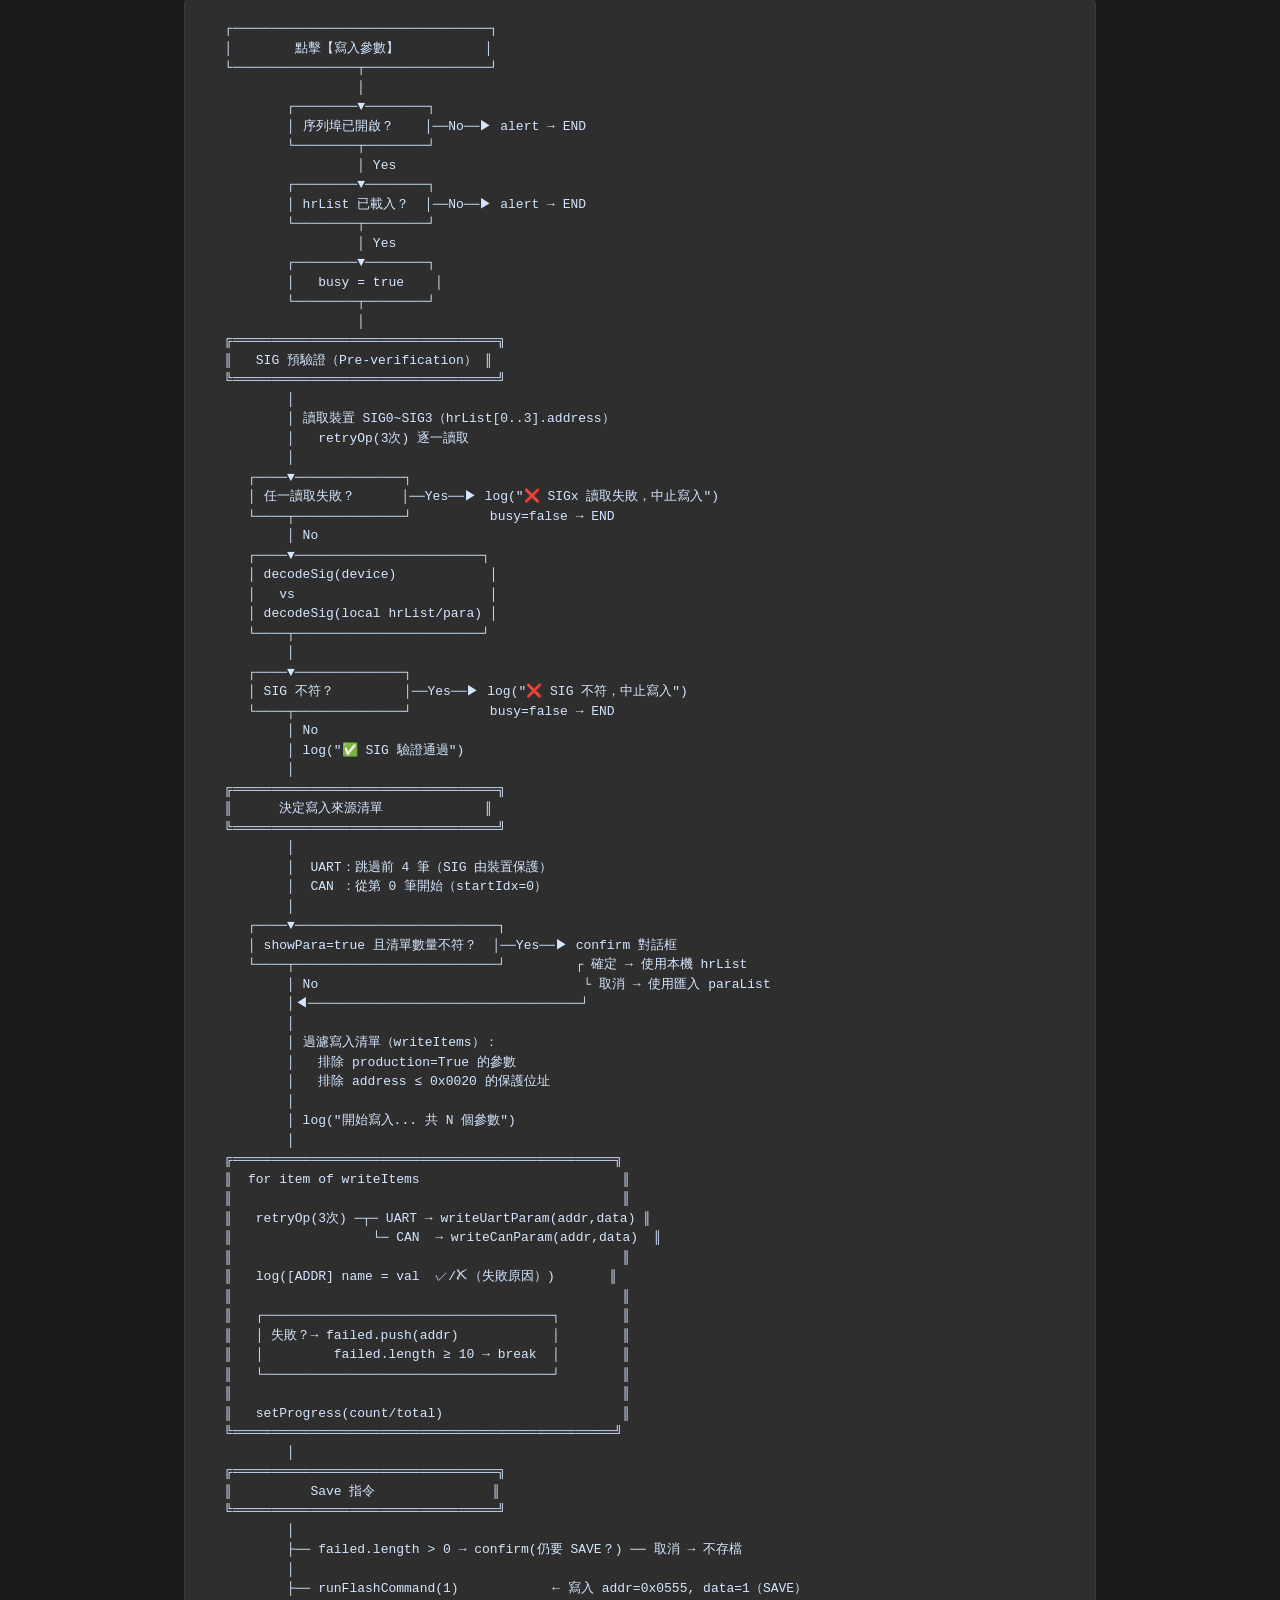
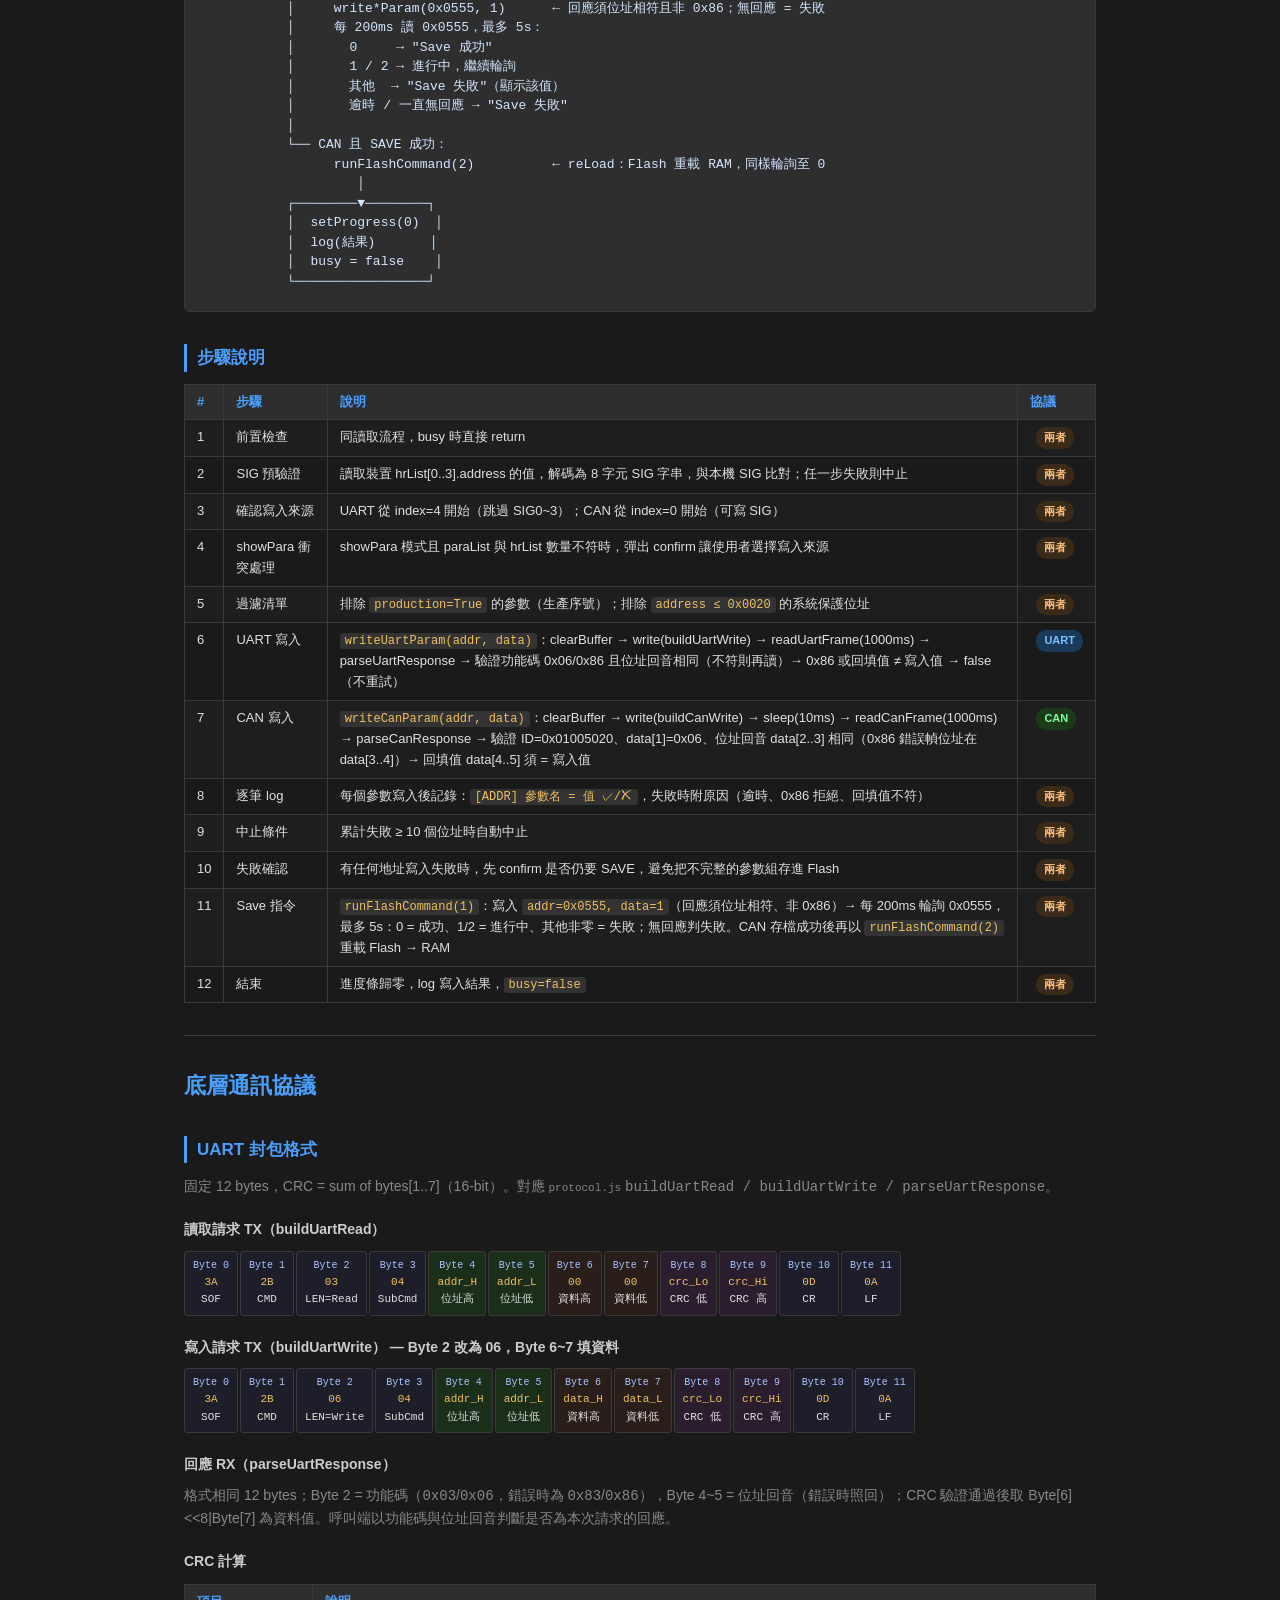
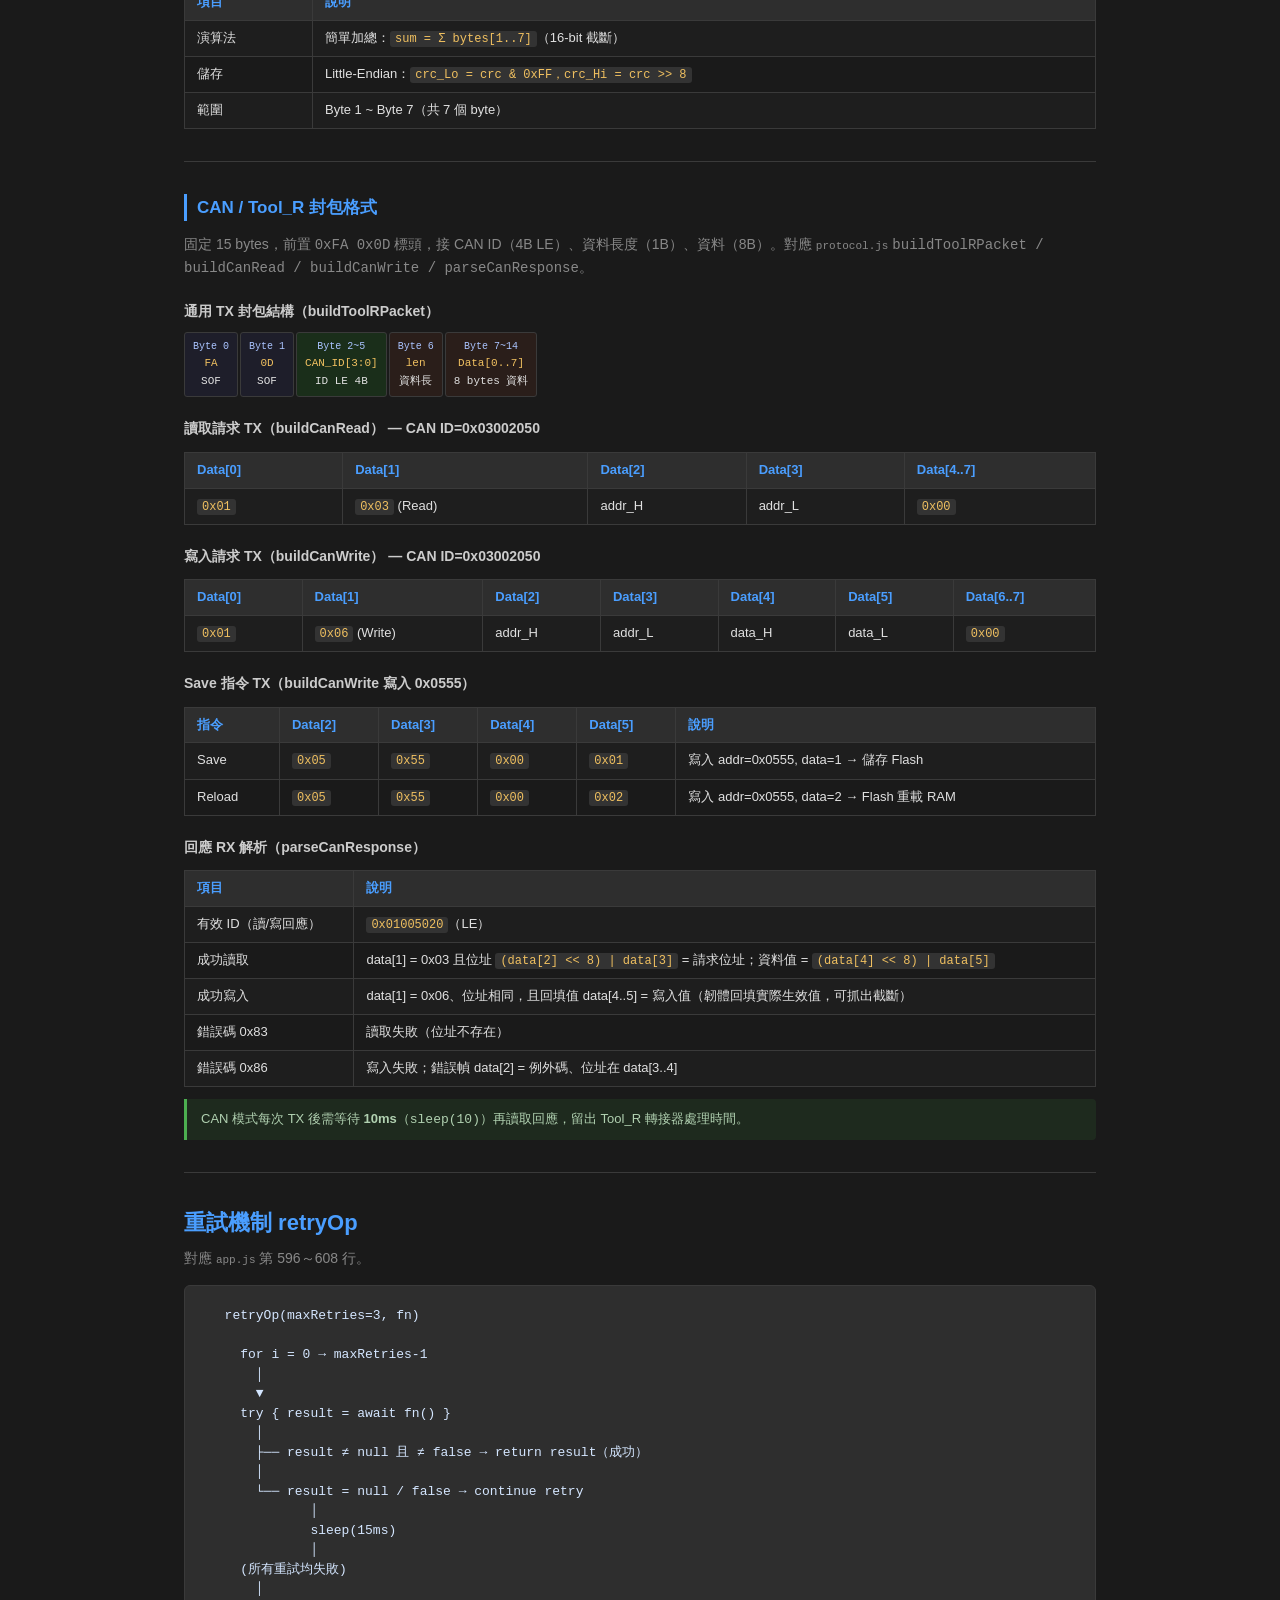
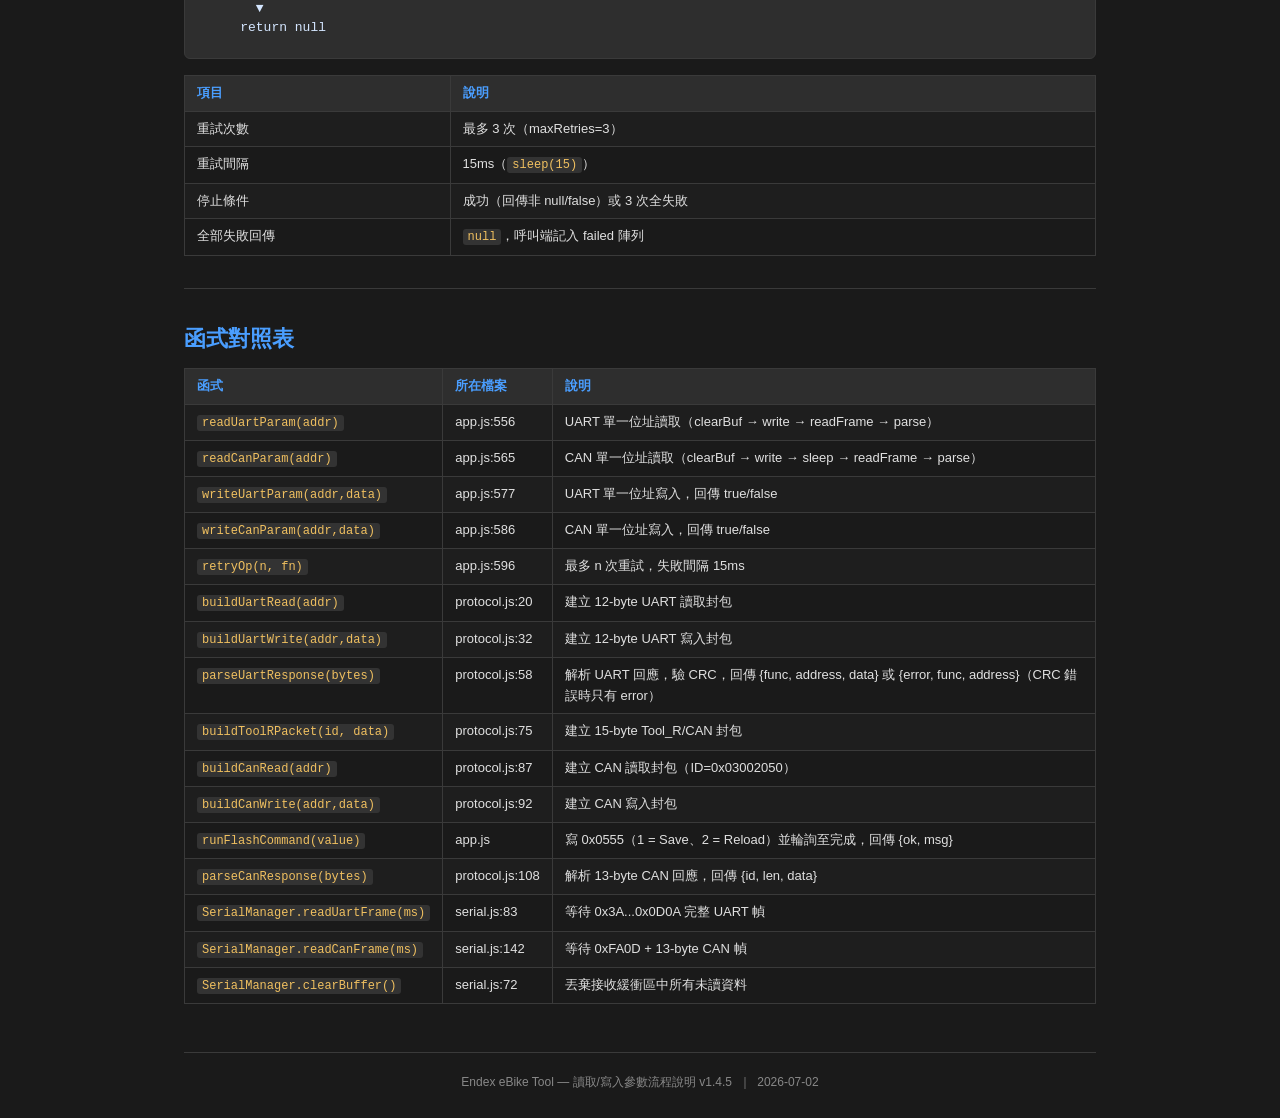
<file: flow.html>
<!DOCTYPE html>
<html lang="zh-TW">
<head>
<meta charset="UTF-8">
<meta name="viewport" content="width=device-width, initial-scale=1.0">
<title>Endex eBike Tool — 讀取/寫入參數 流程說明</title>
<style>
*,*::before,*::after{box-sizing:border-box;margin:0;padding:0}
:root{
  --bg:#1a1a1a;--bg2:#242424;--bg3:#2e2e2e;
  --text:#e0e0e0;--text-dim:#888;
  --accent:#4a9eff;--border:#3a3a3a;
  --ok:#4caf50;--err:#f44336;--warn:#ff9800;
  --mono:'Consolas','Courier New',monospace;
}
body{background:var(--bg);color:var(--text);font-family:'Segoe UI',Arial,sans-serif;font-size:14px;line-height:1.6}
.wrap{max-width:960px;margin:0 auto;padding:32px 24px}
h1{font-size:22px;color:var(--accent);margin-bottom:6px}
h2{font-size:17px;color:var(--accent);margin:32px 0 12px;padding-left:10px;border-left:3px solid var(--accent)}
h3{font-size:14px;color:#ccc;margin:20px 0 8px}
p{margin-bottom:10px;color:var(--text-dim)}
.cover{background:var(--bg2);border:1px solid var(--border);border-radius:8px;padding:24px 32px;margin-bottom:36px}
.cover-title{font-size:20px;font-weight:700;color:var(--accent);margin-bottom:4px}
.cover-sub{color:var(--text-dim);font-size:13px}

/* TOC */
.toc{background:var(--bg2);border:1px solid var(--border);border-radius:6px;padding:16px 20px;margin-bottom:32px;display:inline-block;min-width:260px}
.toc h2{margin:0 0 10px;font-size:14px}
.toc ol{padding-left:18px}
.toc li{margin:3px 0}
.toc a{color:var(--accent);text-decoration:none}
.toc a:hover{text-decoration:underline}

/* Flowchart */
.flow-box{background:var(--bg3);border:1px solid var(--border);border-radius:6px;padding:20px 24px;margin:16px 0;overflow-x:auto}
.flow-box pre{font-family:var(--mono);font-size:13px;color:#d4e6ff;line-height:1.5;white-space:pre}

/* Step table */
table{width:100%;border-collapse:collapse;margin:12px 0}
th{background:var(--bg3);color:var(--accent);padding:7px 12px;text-align:left;border:1px solid var(--border);font-size:13px}
td{padding:7px 12px;border:1px solid var(--border);vertical-align:top;font-size:13px}
tr:nth-child(even) td{background:#1e1e1e}
td code{background:#333;padding:1px 5px;border-radius:3px;font-family:var(--mono);font-size:12px;color:#f0c060}

/* Packet diagram */
.pkt{display:flex;flex-wrap:nowrap;gap:2px;margin:10px 0;font-family:var(--mono);font-size:11px;overflow-x:auto}
.pkt-cell{border:1px solid var(--border);background:#1e2a3a;padding:6px 8px;text-align:center;border-radius:3px;white-space:nowrap}
.pkt-cell .byte-label{color:#aac4ff;font-size:10px;display:block}
.pkt-cell .byte-val{color:#f0c060}
.pkt-fixed{background:#1e1e2a}
.pkt-addr{background:#1a2e1a}
.pkt-data{background:#2a1e1a}
.pkt-crc{background:#2a1e2e}

.badge{display:inline-block;padding:2px 8px;border-radius:10px;font-size:11px;font-weight:600;margin-left:6px;vertical-align:middle}
.badge-uart{background:#1a3a5a;color:#7ac0ff}
.badge-can{background:#1a3a1a;color:#7aff9a}
.badge-both{background:#3a2a1a;color:#ffc07a}

.note{background:#1e2a1e;border-left:3px solid var(--ok);padding:10px 14px;border-radius:0 4px 4px 0;margin:12px 0;font-size:13px;color:#b0d0b0}
.warn{background:#2a1e1a;border-left:3px solid var(--warn);padding:10px 14px;border-radius:0 4px 4px 0;margin:12px 0;font-size:13px;color:#d0b080}
.danger{background:#2a1a1a;border-left:3px solid var(--err);padding:10px 14px;border-radius:0 4px 4px 0;margin:12px 0;font-size:13px;color:#d08080}

.sep{border:none;border-top:1px solid var(--border);margin:32px 0}
.tag{color:var(--text-dim);font-size:11px;font-family:var(--mono)}
</style>
</head>
<body>
<div class="wrap">

<div class="cover">
  <div class="cover-title">Endex eBike Tool — 讀取/寫入參數 流程說明</div>
  <div class="cover-sub">技術文件　v1.4.5　2026-07-02</div>
</div>

<div class="toc">
  <h2>目錄</h2>
  <ol>
    <li><a href="#s1">前置概念</a></li>
    <li><a href="#s2">讀取參數流程</a></li>
    <li><a href="#s3">寫入參數流程</a></li>
    <li><a href="#s4">底層通訊協議</a>
      <ol>
        <li><a href="#s4-1">UART 封包格式</a></li>
        <li><a href="#s4-2">CAN/Tool_R 封包格式</a></li>
      </ol>
    </li>
    <li><a href="#s5">重試機制 retryOp</a></li>
    <li><a href="#s6">函式對照表</a></li>
  </ol>
</div>

<!-- S1 -->
<h1 id="s1">前置概念</h1>
<table>
  <tr><th>術語</th><th>說明</th></tr>
  <tr><td><code>hrList</code></td><td>由 <code>parameter.ini</code> 解析而來的參數陣列，每筆為 HRItem（含 address、data、name、unit 等欄位）</td></tr>
  <tr><td><code>paraList</code></td><td>比對用的第二份資料清單（showPara 模式使用）</td></tr>
  <tr><td><code>dataRead</code></td><td>本次「讀取參數」從裝置取回的 <code>{address, data}</code> 陣列快照</td></tr>
  <tr><td><code>busy</code></td><td>讀寫進行中的旗標，防止並發操作</td></tr>
  <tr><td><code>retryOp(3, fn)</code></td><td>最多重試 3 次，每次失敗間隔 15ms</td></tr>
  <tr><td>UART 模式</td><td>直接 USB-Serial 連線；SIG（位址 0x0000~0x0003）由裝置保護，不可透過 UART 寫入</td></tr>
  <tr><td>CAN 模式</td><td>透過 Tool_R 轉接器；所有位址皆可寫入</td></tr>
  <tr><td>Save 指令</td><td>寫入位址 <code>0x0555=1</code>，裝置將 RAM 參數存入 Flash；讀回 <code>0x0555=0</code> 確認成功</td></tr>
</table>

<hr class="sep">

<!-- S2 -->
<h1 id="s2">讀取參數流程</h1>
<p>對應 <span class="tag">app.js</span> 第 368～414 行，<code>btnRead</code> 事件處理。</p>

<h2>流程圖</h2>
<div class="flow-box"><pre>
  ┌─────────────────────────────────┐
  │        點擊【讀取參數】           │
  └────────────────┬────────────────┘
                   │
          ┌────────▼────────┐
          │ 序列埠已開啟？    │──No──▶ alert("請先開啟序列埠")
          └────────┬────────┘
                   │ Yes
          ┌────────▼────────┐
          │ hrList 已載入？  │──No──▶ alert("請先載入 parameter.ini")
          └────────┬────────┘
                   │ Yes
          ┌────────▼────────┐
          │  busy = true     │
          │  禁用 Read/Write  │
          │  dataRead = []   │
          │  failed  = []    │
          └────────┬────────┘
                   │
         ┌─────────▼──────────────────────────────┐
         │ for i = 0 → hrList.length - 1           │
         │                                          │
         │   retryOp(3次) ─┬─ UART → readUartParam │
         │                  └─ CAN  → readCanParam  │
         │                                          │
         │   ┌────────────────┬──────────────────┐  │
         │   │ 成功 (data ≠ null)                  │  │
         │   │  hrList[i].data = data             │  │
         │   │  dataRead.push({addr, data})       │  │
         │   └────────────────┘                   │  │
         │   ┌──────────────────────────────────┐ │  │
         │   │ 失敗 (data = null)                │ │  │
         │   │  failed.push(addrHex)             │ │  │
         │   │  log("xxxx 無法讀取")              │ │  │
         │   │  failed.length ≥ 10 → break       │ │  │
         │   └──────────────────────────────────┘ │  │
         │                                          │
         │   setProgress( (i+1)/total * 100 )       │
         └─────────────────────────────────────────┘
                   │
          ┌────────▼──────────────┐
          │  refreshAllDisplays()  │
          │  updateSigDisplay()    │
          │  updateSnDisplay()     │
          │  updateSourceDisplay() │
          │  setProgress(0)        │
          └────────┬──────────────┘
                   │
         ┌─────────▼─────────┐
         │ failed.length > 0？ │
         └──┬──────────────┬──┘
            │ Yes           │ No
            ▼               ▼
    log(失敗地址)      log("讀取完成")
            │               │
            └──────┬────────┘
                   │
          ┌────────▼────────┐
          │  busy = false    │
          │  恢復按鈕可用     │
          └─────────────────┘
</pre></div>

<h2>步驟說明</h2>
<table>
  <tr><th>#</th><th>步驟</th><th>說明</th><th>協議</th></tr>
  <tr><td>1</td><td>前置檢查</td><td>序列埠未開啟 → alert 退出；hrList 為空 → alert 退出；busy 旗標為 true → 直接返回</td><td><span class="badge badge-both">兩者</span></td></tr>
  <tr><td>2</td><td>初始化狀態</td><td><code>busy=true</code>、清空 <code>dataRead</code> 與 <code>failed</code> 陣列、進度條歸零</td><td><span class="badge badge-both">兩者</span></td></tr>
  <tr><td>3</td><td>逐一讀取</td><td>依 <code>hrList</code> 順序，對每個 HRItem 呼叫對應協議的讀取函式</td><td><span class="badge badge-both">兩者</span></td></tr>
  <tr><td>4</td><td>UART 讀取</td><td><code>readUartParam(addr)</code>：clearBuffer → write(buildUartRead) → readUartFrame(1000ms) → parseUartResponse → 驗證功能碼 0x03 且位址回音 = 請求位址（不符視為殘留回應，再讀最多 3 筆，每筆 200ms）→ 回傳 data 或 null</td><td><span class="badge badge-uart">UART</span></td></tr>
  <tr><td>5</td><td>CAN 讀取</td><td><code>readCanParam(addr)</code>：clearBuffer → write(buildCanRead) → sleep(10ms) → readCanFrame(1000ms) → parseCanResponse → 驗證 ID=0x01005020、功能碼 0x03、位址回音 = 請求位址（不符則略過再讀）→ 回傳 data[4]&lt;&lt;8|data[5] 或 null</td><td><span class="badge badge-can">CAN</span></td></tr>
  <tr><td>6</td><td>重試機制</td><td>每個位址最多重試 3 次，失敗間隔 15ms（<code>retryOp</code>）</td><td><span class="badge badge-both">兩者</span></td></tr>
  <tr><td>7</td><td>更新資料</td><td>成功 → 寫入 <code>hrList[i].data</code>（或 paraList）+ 推入 <code>dataRead</code>；失敗 → 加入 <code>failed[]</code></td><td><span class="badge badge-both">兩者</span></td></tr>
  <tr><td>8</td><td>中止條件</td><td>累計失敗 ≥ 10 個位址時自動中止，防止卡死</td><td><span class="badge badge-both">兩者</span></td></tr>
  <tr><td>9</td><td>刷新 UI</td><td>更新所有參數顯示、SIG/SN 欄位、資料來源標示</td><td><span class="badge badge-both">兩者</span></td></tr>
  <tr><td>10</td><td>結束</td><td><code>busy=false</code>，恢復按鈕可用；log 顯示完成訊息或失敗位址清單</td><td><span class="badge badge-both">兩者</span></td></tr>
</table>

<hr class="sep">

<!-- S3 -->
<h1 id="s3">寫入參數流程</h1>
<p>對應 <span class="tag">app.js</span> 第 419～551 行，<code>btnWrite</code> 事件處理。</p>

<div class="danger">寫入前會執行 SIG 預驗證。若裝置 SIG 與本機不符，將中止寫入，保護裝置避免載入錯誤韌體的參數。</div>

<h2>流程圖</h2>
<div class="flow-box"><pre>
  ┌─────────────────────────────────┐
  │        點擊【寫入參數】           │
  └────────────────┬────────────────┘
                   │
          ┌────────▼────────┐
          │ 序列埠已開啟？    │──No──▶ alert → END
          └────────┬────────┘
                   │ Yes
          ┌────────▼────────┐
          │ hrList 已載入？  │──No──▶ alert → END
          └────────┬────────┘
                   │ Yes
          ┌────────▼────────┐
          │   busy = true    │
          └────────┬────────┘
                   │
  ╔══════════════════════════════════╗
  ║   SIG 預驗證（Pre-verification） ║
  ╚══════════════════════════════════╝
          │
          │ 讀取裝置 SIG0~SIG3（hrList[0..3].address）
          │   retryOp(3次) 逐一讀取
          │
     ┌────▼──────────────┐
     │ 任一讀取失敗？      │──Yes──▶ log("❌ SIGx 讀取失敗，中止寫入")
     └────┬──────────────┘          busy=false → END
          │ No
     ┌────▼────────────────────────┐
     │ decodeSig(device)            │
     │   vs                         │
     │ decodeSig(local hrList/para) │
     └────┬────────────────────────┘
          │
     ┌────▼──────────────┐
     │ SIG 不符？         │──Yes──▶ log("❌ SIG 不符，中止寫入")
     └────┬──────────────┘          busy=false → END
          │ No
          │ log("✅ SIG 驗證通過")
          │
  ╔══════════════════════════════════╗
  ║      決定寫入來源清單             ║
  ╚══════════════════════════════════╝
          │
          │  UART：跳過前 4 筆（SIG 由裝置保護）
          │  CAN ：從第 0 筆開始（startIdx=0）
          │
     ┌────▼──────────────────────────┐
     │ showPara=true 且清單數量不符？  │──Yes──▶ confirm 對話框
     └────┬──────────────────────────┘         ┌ 確定 → 使用本機 hrList
          │ No                                  └ 取消 → 使用匯入 paraList
          │◀───────────────────────────────────┘
          │
          │ 過濾寫入清單（writeItems）：
          │   排除 production=True 的參數
          │   排除 address ≤ 0x0020 的保護位址
          │
          │ log("開始寫入... 共 N 個參數")
          │
  ╔═════════════════════════════════════════════════╗
  ║  for item of writeItems                          ║
  ║                                                  ║
  ║   retryOp(3次) ─┬─ UART → writeUartParam(addr,data) ║
  ║                  └─ CAN  → writeCanParam(addr,data)  ║
  ║                                                  ║
  ║   log([ADDR] name = val  ✓/✗（失敗原因）)       ║
  ║                                                  ║
  ║   ┌─────────────────────────────────────┐        ║
  ║   │ 失敗？→ failed.push(addr)            │        ║
  ║   │         failed.length ≥ 10 → break  │        ║
  ║   └─────────────────────────────────────┘        ║
  ║                                                  ║
  ║   setProgress(count/total)                       ║
  ╚═════════════════════════════════════════════════╝
          │
  ╔══════════════════════════════════╗
  ║          Save 指令               ║
  ╚══════════════════════════════════╝
          │
          ├── failed.length > 0 → confirm(仍要 SAVE？) ── 取消 → 不存檔
          │
          ├── runFlashCommand(1)            ← 寫入 addr=0x0555, data=1（SAVE）
          │     write*Param(0x0555, 1)      ← 回應須位址相符且非 0x86；無回應 = 失敗
          │     每 200ms 讀 0x0555，最多 5s：
          │       0     → "Save 成功"
          │       1 / 2 → 進行中，繼續輪詢
          │       其他  → "Save 失敗"（顯示該值）
          │       逾時 / 一直無回應 → "Save 失敗"
          │
          └── CAN 且 SAVE 成功：
                runFlashCommand(2)          ← reLoad：Flash 重載 RAM，同樣輪詢至 0
                   │
          ┌────────▼────────┐
          │  setProgress(0)  │
          │  log(結果)       │
          │  busy = false    │
          └─────────────────┘
</pre></div>

<h2>步驟說明</h2>
<table>
  <tr><th>#</th><th>步驟</th><th>說明</th><th>協議</th></tr>
  <tr><td>1</td><td>前置檢查</td><td>同讀取流程，busy 時直接 return</td><td><span class="badge badge-both">兩者</span></td></tr>
  <tr><td>2</td><td>SIG 預驗證</td><td>讀取裝置 hrList[0..3].address 的值，解碼為 8 字元 SIG 字串，與本機 SIG 比對；任一步失敗則中止</td><td><span class="badge badge-both">兩者</span></td></tr>
  <tr><td>3</td><td>確認寫入來源</td><td>UART 從 index=4 開始（跳過 SIG0~3）；CAN 從 index=0 開始（可寫 SIG）</td><td><span class="badge badge-both">兩者</span></td></tr>
  <tr><td>4</td><td>showPara 衝突處理</td><td>showPara 模式且 paraList 與 hrList 數量不符時，彈出 confirm 讓使用者選擇寫入來源</td><td><span class="badge badge-both">兩者</span></td></tr>
  <tr><td>5</td><td>過濾清單</td><td>排除 <code>production=True</code> 的參數（生產序號）；排除 <code>address ≤ 0x0020</code> 的系統保護位址</td><td><span class="badge badge-both">兩者</span></td></tr>
  <tr><td>6</td><td>UART 寫入</td><td><code>writeUartParam(addr, data)</code>：clearBuffer → write(buildUartWrite) → readUartFrame(1000ms) → parseUartResponse → 驗證功能碼 0x06/0x86 且位址回音相同（不符則再讀）→ 0x86 或回填值 ≠ 寫入值 → false（不重試）</td><td><span class="badge badge-uart">UART</span></td></tr>
  <tr><td>7</td><td>CAN 寫入</td><td><code>writeCanParam(addr, data)</code>：clearBuffer → write(buildCanWrite) → sleep(10ms) → readCanFrame(1000ms) → parseCanResponse → 驗證 ID=0x01005020、data[1]=0x06、位址回音 data[2..3] 相同（0x86 錯誤幀位址在 data[3..4]）→ 回填值 data[4..5] 須 = 寫入值</td><td><span class="badge badge-can">CAN</span></td></tr>
  <tr><td>8</td><td>逐筆 log</td><td>每個參數寫入後記錄：<code>[ADDR] 參數名 = 值  ✓/✗</code>，失敗時附原因（逾時、0x86 拒絕、回填值不符）</td><td><span class="badge badge-both">兩者</span></td></tr>
  <tr><td>9</td><td>中止條件</td><td>累計失敗 ≥ 10 個位址時自動中止</td><td><span class="badge badge-both">兩者</span></td></tr>
  <tr><td>10</td><td>失敗確認</td><td>有任何地址寫入失敗時，先 confirm 是否仍要 SAVE，避免把不完整的參數組存進 Flash</td><td><span class="badge badge-both">兩者</span></td></tr>
  <tr><td>11</td><td>Save 指令</td><td><code>runFlashCommand(1)</code>：寫入 <code>addr=0x0555, data=1</code>（回應須位址相符、非 0x86）→ 每 200ms 輪詢 0x0555，最多 5s：0 = 成功、1/2 = 進行中、其他非零 = 失敗；無回應判失敗。CAN 存檔成功後再以 <code>runFlashCommand(2)</code> 重載 Flash → RAM</td><td><span class="badge badge-both">兩者</span></td></tr>
  <tr><td>12</td><td>結束</td><td>進度條歸零，log 寫入結果，<code>busy=false</code></td><td><span class="badge badge-both">兩者</span></td></tr>
</table>

<hr class="sep">

<!-- S4 -->
<h1 id="s4">底層通訊協議</h1>

<h2 id="s4-1">UART 封包格式</h2>
<p>固定 12 bytes，CRC = sum of bytes[1..7]（16-bit）。對應 <span class="tag">protocol.js</span> <code>buildUartRead / buildUartWrite / parseUartResponse</code>。</p>

<h3>讀取請求 TX（buildUartRead）</h3>
<div class="pkt">
  <div class="pkt-cell pkt-fixed"><span class="byte-label">Byte 0</span><span class="byte-val">3A</span><br>SOF</div>
  <div class="pkt-cell pkt-fixed"><span class="byte-label">Byte 1</span><span class="byte-val">2B</span><br>CMD</div>
  <div class="pkt-cell pkt-fixed"><span class="byte-label">Byte 2</span><span class="byte-val">03</span><br>LEN=Read</div>
  <div class="pkt-cell pkt-fixed"><span class="byte-label">Byte 3</span><span class="byte-val">04</span><br>SubCmd</div>
  <div class="pkt-cell pkt-addr"><span class="byte-label">Byte 4</span><span class="byte-val">addr_H</span><br>位址高</div>
  <div class="pkt-cell pkt-addr"><span class="byte-label">Byte 5</span><span class="byte-val">addr_L</span><br>位址低</div>
  <div class="pkt-cell pkt-data"><span class="byte-label">Byte 6</span><span class="byte-val">00</span><br>資料高</div>
  <div class="pkt-cell pkt-data"><span class="byte-label">Byte 7</span><span class="byte-val">00</span><br>資料低</div>
  <div class="pkt-cell pkt-crc"><span class="byte-label">Byte 8</span><span class="byte-val">crc_Lo</span><br>CRC 低</div>
  <div class="pkt-cell pkt-crc"><span class="byte-label">Byte 9</span><span class="byte-val">crc_Hi</span><br>CRC 高</div>
  <div class="pkt-cell pkt-fixed"><span class="byte-label">Byte 10</span><span class="byte-val">0D</span><br>CR</div>
  <div class="pkt-cell pkt-fixed"><span class="byte-label">Byte 11</span><span class="byte-val">0A</span><br>LF</div>
</div>

<h3>寫入請求 TX（buildUartWrite） — Byte 2 改為 06，Byte 6~7 填資料</h3>
<div class="pkt">
  <div class="pkt-cell pkt-fixed"><span class="byte-label">Byte 0</span><span class="byte-val">3A</span><br>SOF</div>
  <div class="pkt-cell pkt-fixed"><span class="byte-label">Byte 1</span><span class="byte-val">2B</span><br>CMD</div>
  <div class="pkt-cell pkt-fixed"><span class="byte-label">Byte 2</span><span class="byte-val">06</span><br>LEN=Write</div>
  <div class="pkt-cell pkt-fixed"><span class="byte-label">Byte 3</span><span class="byte-val">04</span><br>SubCmd</div>
  <div class="pkt-cell pkt-addr"><span class="byte-label">Byte 4</span><span class="byte-val">addr_H</span><br>位址高</div>
  <div class="pkt-cell pkt-addr"><span class="byte-label">Byte 5</span><span class="byte-val">addr_L</span><br>位址低</div>
  <div class="pkt-cell pkt-data"><span class="byte-label">Byte 6</span><span class="byte-val">data_H</span><br>資料高</div>
  <div class="pkt-cell pkt-data"><span class="byte-label">Byte 7</span><span class="byte-val">data_L</span><br>資料低</div>
  <div class="pkt-cell pkt-crc"><span class="byte-label">Byte 8</span><span class="byte-val">crc_Lo</span><br>CRC 低</div>
  <div class="pkt-cell pkt-crc"><span class="byte-label">Byte 9</span><span class="byte-val">crc_Hi</span><br>CRC 高</div>
  <div class="pkt-cell pkt-fixed"><span class="byte-label">Byte 10</span><span class="byte-val">0D</span><br>CR</div>
  <div class="pkt-cell pkt-fixed"><span class="byte-label">Byte 11</span><span class="byte-val">0A</span><br>LF</div>
</div>

<h3>回應 RX（parseUartResponse）</h3>
<p>格式相同 12 bytes；Byte 2 = 功能碼（<code>0x03</code>/<code>0x06</code>，錯誤時為 <code>0x83</code>/<code>0x86</code>），Byte 4~5 = 位址回音（錯誤時照回）；CRC 驗證通過後取 Byte[6]&lt;&lt;8|Byte[7] 為資料值。呼叫端以功能碼與位址回音判斷是否為本次請求的回應。</p>

<h3>CRC 計算</h3>
<table>
  <tr><th>項目</th><th>說明</th></tr>
  <tr><td>演算法</td><td>簡單加總：<code>sum = Σ bytes[1..7]</code>（16-bit 截斷）</td></tr>
  <tr><td>儲存</td><td>Little-Endian：<code>crc_Lo = crc &amp; 0xFF，crc_Hi = crc &gt;&gt; 8</code></td></tr>
  <tr><td>範圍</td><td>Byte 1 ~ Byte 7（共 7 個 byte）</td></tr>
</table>

<hr class="sep">

<h2 id="s4-2">CAN / Tool_R 封包格式</h2>
<p>固定 15 bytes，前置 <code>0xFA 0x0D</code> 標頭，接 CAN ID（4B LE）、資料長度（1B）、資料（8B）。對應 <span class="tag">protocol.js</span> <code>buildToolRPacket / buildCanRead / buildCanWrite / parseCanResponse</code>。</p>

<h3>通用 TX 封包結構（buildToolRPacket）</h3>
<div class="pkt">
  <div class="pkt-cell pkt-fixed"><span class="byte-label">Byte 0</span><span class="byte-val">FA</span><br>SOF</div>
  <div class="pkt-cell pkt-fixed"><span class="byte-label">Byte 1</span><span class="byte-val">0D</span><br>SOF</div>
  <div class="pkt-cell pkt-addr"><span class="byte-label">Byte 2~5</span><span class="byte-val">CAN_ID[3:0]</span><br>ID LE 4B</div>
  <div class="pkt-cell pkt-data"><span class="byte-label">Byte 6</span><span class="byte-val">len</span><br>資料長</div>
  <div class="pkt-cell pkt-data"><span class="byte-label">Byte 7~14</span><span class="byte-val">Data[0..7]</span><br>8 bytes 資料</div>
</div>

<h3>讀取請求 TX（buildCanRead） — CAN ID=0x03002050</h3>
<table>
  <tr><th>Data[0]</th><th>Data[1]</th><th>Data[2]</th><th>Data[3]</th><th>Data[4..7]</th></tr>
  <tr><td><code>0x01</code></td><td><code>0x03</code> (Read)</td><td>addr_H</td><td>addr_L</td><td><code>0x00</code></td></tr>
</table>

<h3>寫入請求 TX（buildCanWrite） — CAN ID=0x03002050</h3>
<table>
  <tr><th>Data[0]</th><th>Data[1]</th><th>Data[2]</th><th>Data[3]</th><th>Data[4]</th><th>Data[5]</th><th>Data[6..7]</th></tr>
  <tr><td><code>0x01</code></td><td><code>0x06</code> (Write)</td><td>addr_H</td><td>addr_L</td><td>data_H</td><td>data_L</td><td><code>0x00</code></td></tr>
</table>

<h3>Save 指令 TX（buildCanWrite 寫入 0x0555）</h3>
<table>
  <tr><th>指令</th><th>Data[2]</th><th>Data[3]</th><th>Data[4]</th><th>Data[5]</th><th>說明</th></tr>
  <tr><td>Save</td><td><code>0x05</code></td><td><code>0x55</code></td><td><code>0x00</code></td><td><code>0x01</code></td><td>寫入 addr=0x0555, data=1 → 儲存 Flash</td></tr>
  <tr><td>Reload</td><td><code>0x05</code></td><td><code>0x55</code></td><td><code>0x00</code></td><td><code>0x02</code></td><td>寫入 addr=0x0555, data=2 → Flash 重載 RAM</td></tr>
</table>

<h3>回應 RX 解析（parseCanResponse）</h3>
<table>
  <tr><th>項目</th><th>說明</th></tr>
  <tr><td>有效 ID（讀/寫回應）</td><td><code>0x01005020</code>（LE）</td></tr>
  <tr><td>成功讀取</td><td>data[1] = 0x03 且位址 <code>(data[2] &lt;&lt; 8) | data[3]</code> = 請求位址；資料值 = <code>(data[4] &lt;&lt; 8) | data[5]</code></td></tr>
  <tr><td>成功寫入</td><td>data[1] = 0x06、位址相同，且回填值 data[4..5] = 寫入值（韌體回填實際生效值，可抓出截斷）</td></tr>
  <tr><td>錯誤碼 0x83</td><td>讀取失敗（位址不存在）</td></tr>
  <tr><td>錯誤碼 0x86</td><td>寫入失敗；錯誤幀 data[2] = 例外碼、位址在 data[3..4]</td></tr>
</table>

<div class="note">CAN 模式每次 TX 後需等待 <strong>10ms</strong>（<code>sleep(10)</code>）再讀取回應，留出 Tool_R 轉接器處理時間。</div>

<hr class="sep">

<!-- S5 -->
<h1 id="s5">重試機制 retryOp</h1>
<p>對應 <span class="tag">app.js</span> 第 596～608 行。</p>

<div class="flow-box"><pre>
  retryOp(maxRetries=3, fn)

    for i = 0 → maxRetries-1
      │
      ▼
    try { result = await fn() }
      │
      ├── result ≠ null 且 ≠ false → return result（成功）
      │
      └── result = null / false → continue retry
             │
             sleep(15ms)
             │
    (所有重試均失敗)
      │
      ▼
    return null
</pre></div>

<table>
  <tr><th>項目</th><th>說明</th></tr>
  <tr><td>重試次數</td><td>最多 3 次（maxRetries=3）</td></tr>
  <tr><td>重試間隔</td><td>15ms（<code>sleep(15)</code>）</td></tr>
  <tr><td>停止條件</td><td>成功（回傳非 null/false）或 3 次全失敗</td></tr>
  <tr><td>全部失敗回傳</td><td><code>null</code>，呼叫端記入 failed 陣列</td></tr>
</table>

<hr class="sep">

<!-- S6 -->
<h1 id="s6">函式對照表</h1>
<table>
  <tr><th>函式</th><th>所在檔案</th><th>說明</th></tr>
  <tr><td><code>readUartParam(addr)</code></td><td>app.js:556</td><td>UART 單一位址讀取（clearBuf → write → readFrame → parse）</td></tr>
  <tr><td><code>readCanParam(addr)</code></td><td>app.js:565</td><td>CAN 單一位址讀取（clearBuf → write → sleep → readFrame → parse）</td></tr>
  <tr><td><code>writeUartParam(addr,data)</code></td><td>app.js:577</td><td>UART 單一位址寫入，回傳 true/false</td></tr>
  <tr><td><code>writeCanParam(addr,data)</code></td><td>app.js:586</td><td>CAN 單一位址寫入，回傳 true/false</td></tr>
  <tr><td><code>retryOp(n, fn)</code></td><td>app.js:596</td><td>最多 n 次重試，失敗間隔 15ms</td></tr>
  <tr><td><code>buildUartRead(addr)</code></td><td>protocol.js:20</td><td>建立 12-byte UART 讀取封包</td></tr>
  <tr><td><code>buildUartWrite(addr,data)</code></td><td>protocol.js:32</td><td>建立 12-byte UART 寫入封包</td></tr>
  <tr><td><code>parseUartResponse(bytes)</code></td><td>protocol.js:58</td><td>解析 UART 回應，驗 CRC，回傳 {func, address, data} 或 {error, func, address}（CRC 錯誤時只有 error）</td></tr>
  <tr><td><code>buildToolRPacket(id, data)</code></td><td>protocol.js:75</td><td>建立 15-byte Tool_R/CAN 封包</td></tr>
  <tr><td><code>buildCanRead(addr)</code></td><td>protocol.js:87</td><td>建立 CAN 讀取封包（ID=0x03002050）</td></tr>
  <tr><td><code>buildCanWrite(addr,data)</code></td><td>protocol.js:92</td><td>建立 CAN 寫入封包</td></tr>
  <tr><td><code>runFlashCommand(value)</code></td><td>app.js</td><td>寫 0x0555（1 = Save、2 = Reload）並輪詢至完成，回傳 {ok, msg}</td></tr>
  <tr><td><code>parseCanResponse(bytes)</code></td><td>protocol.js:108</td><td>解析 13-byte CAN 回應，回傳 {id, len, data}</td></tr>
  <tr><td><code>SerialManager.readUartFrame(ms)</code></td><td>serial.js:83</td><td>等待 0x3A...0x0D0A 完整 UART 幀</td></tr>
  <tr><td><code>SerialManager.readCanFrame(ms)</code></td><td>serial.js:142</td><td>等待 0xFA0D + 13-byte CAN 幀</td></tr>
  <tr><td><code>SerialManager.clearBuffer()</code></td><td>serial.js:72</td><td>丟棄接收緩衝區中所有未讀資料</td></tr>
</table>

<div style="margin-top:48px;padding-top:20px;border-top:1px solid var(--border);text-align:center;color:var(--text-dim);font-size:12px">
  Endex eBike Tool — 讀取/寫入參數流程說明 v1.4.5 &nbsp;｜&nbsp; 2026-07-02
</div>

</div>
</body>
</html>
</file>
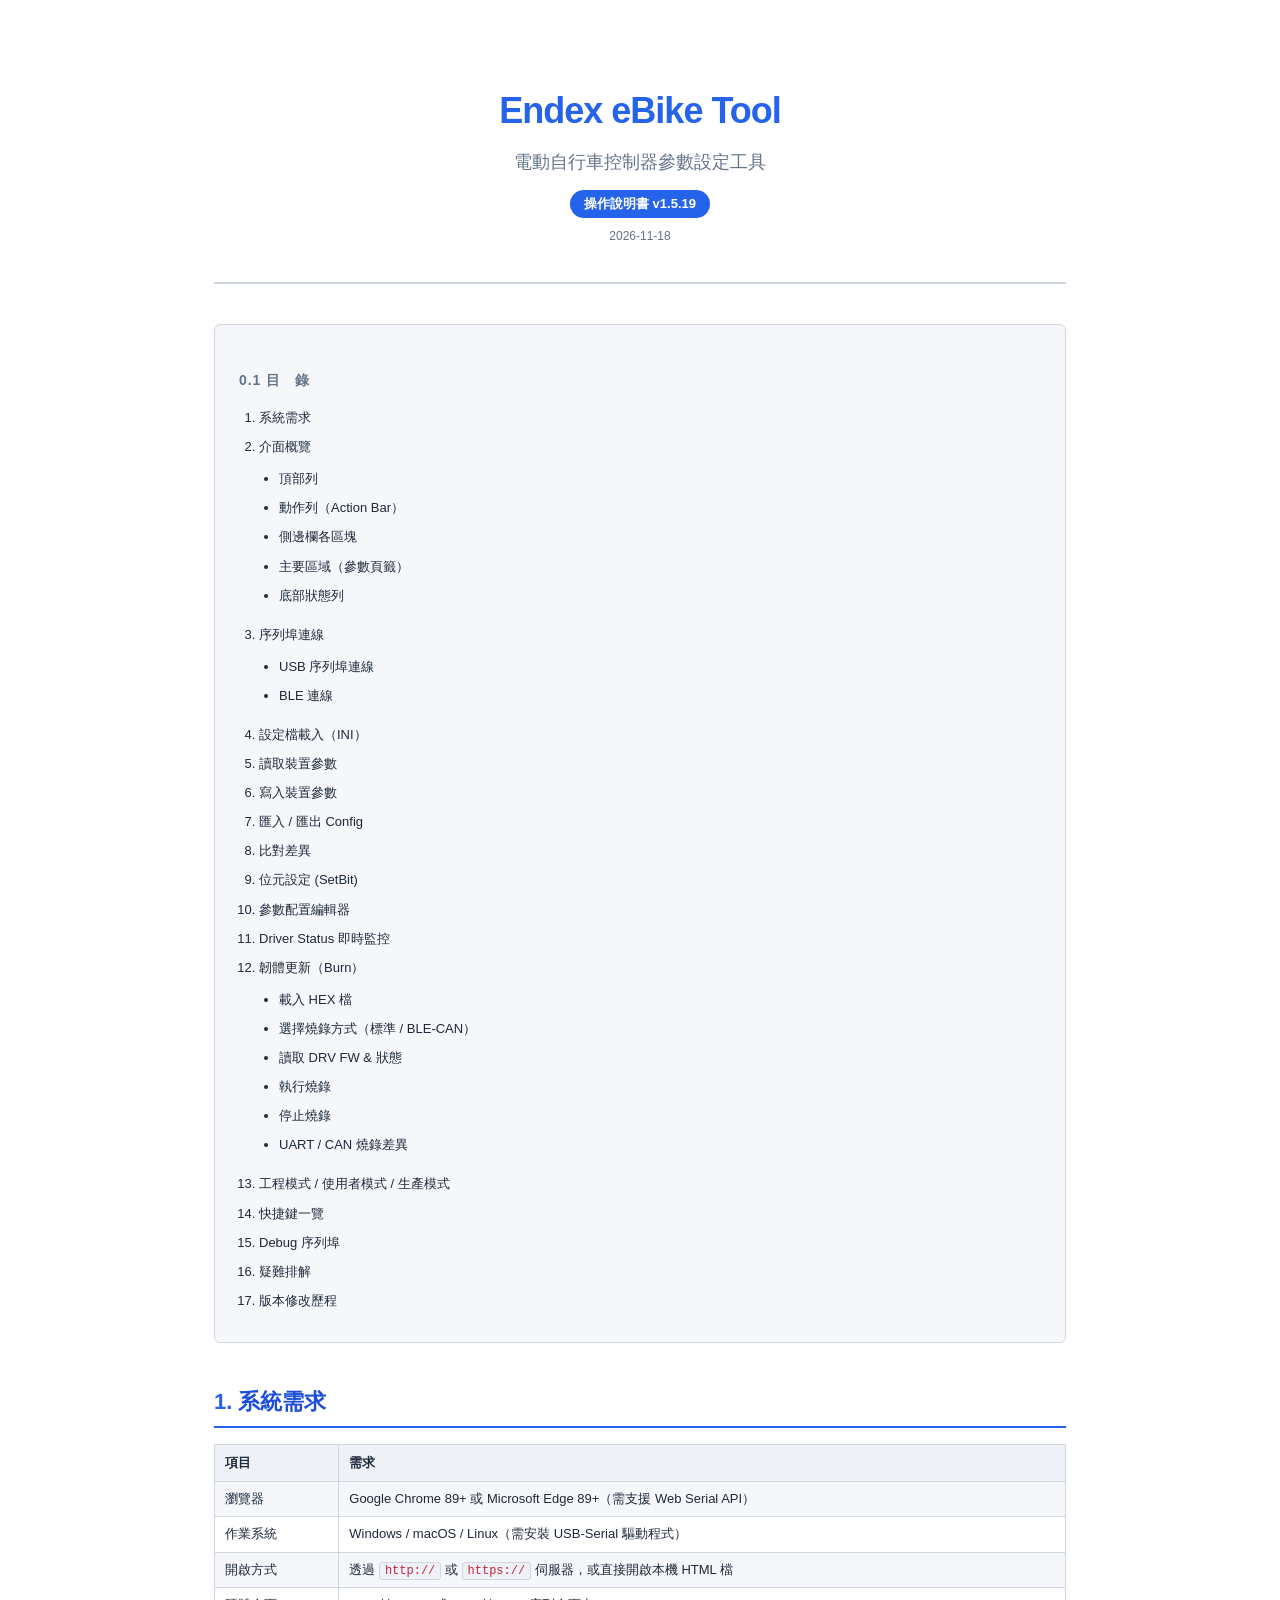
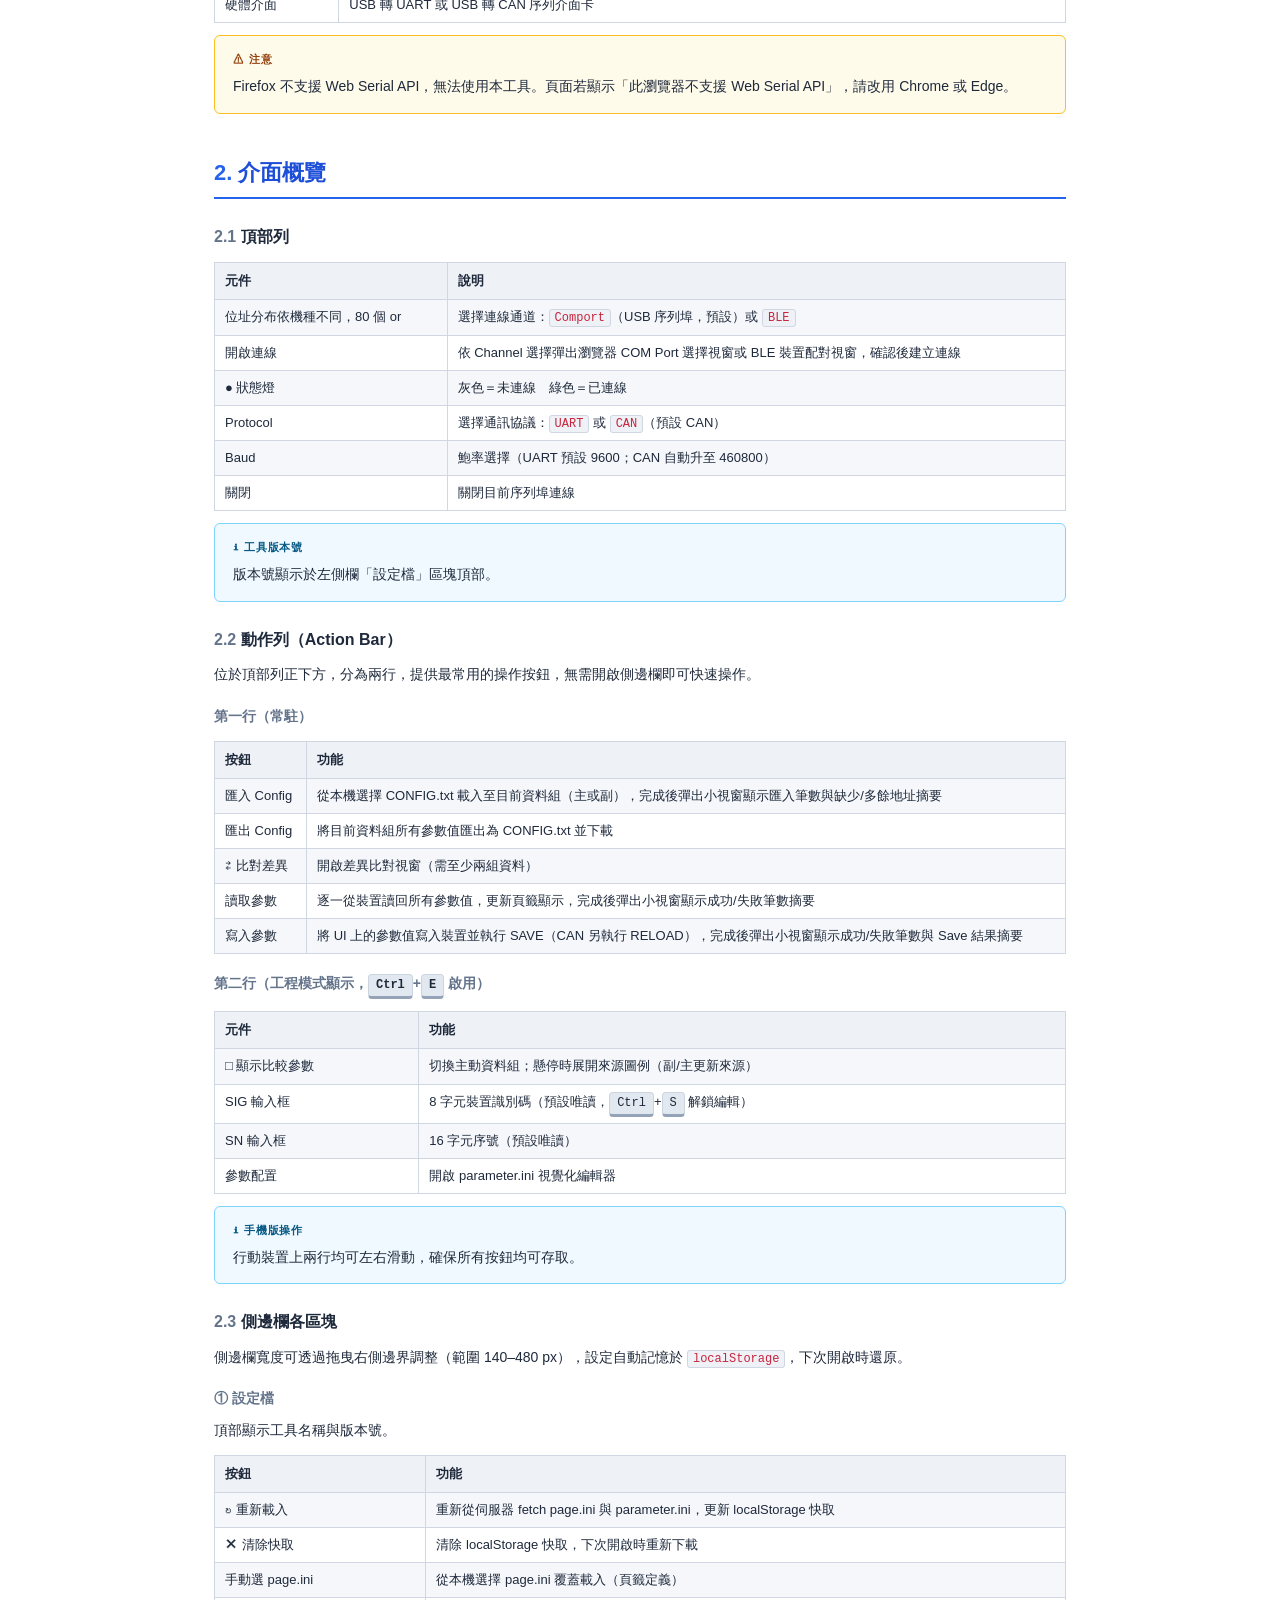
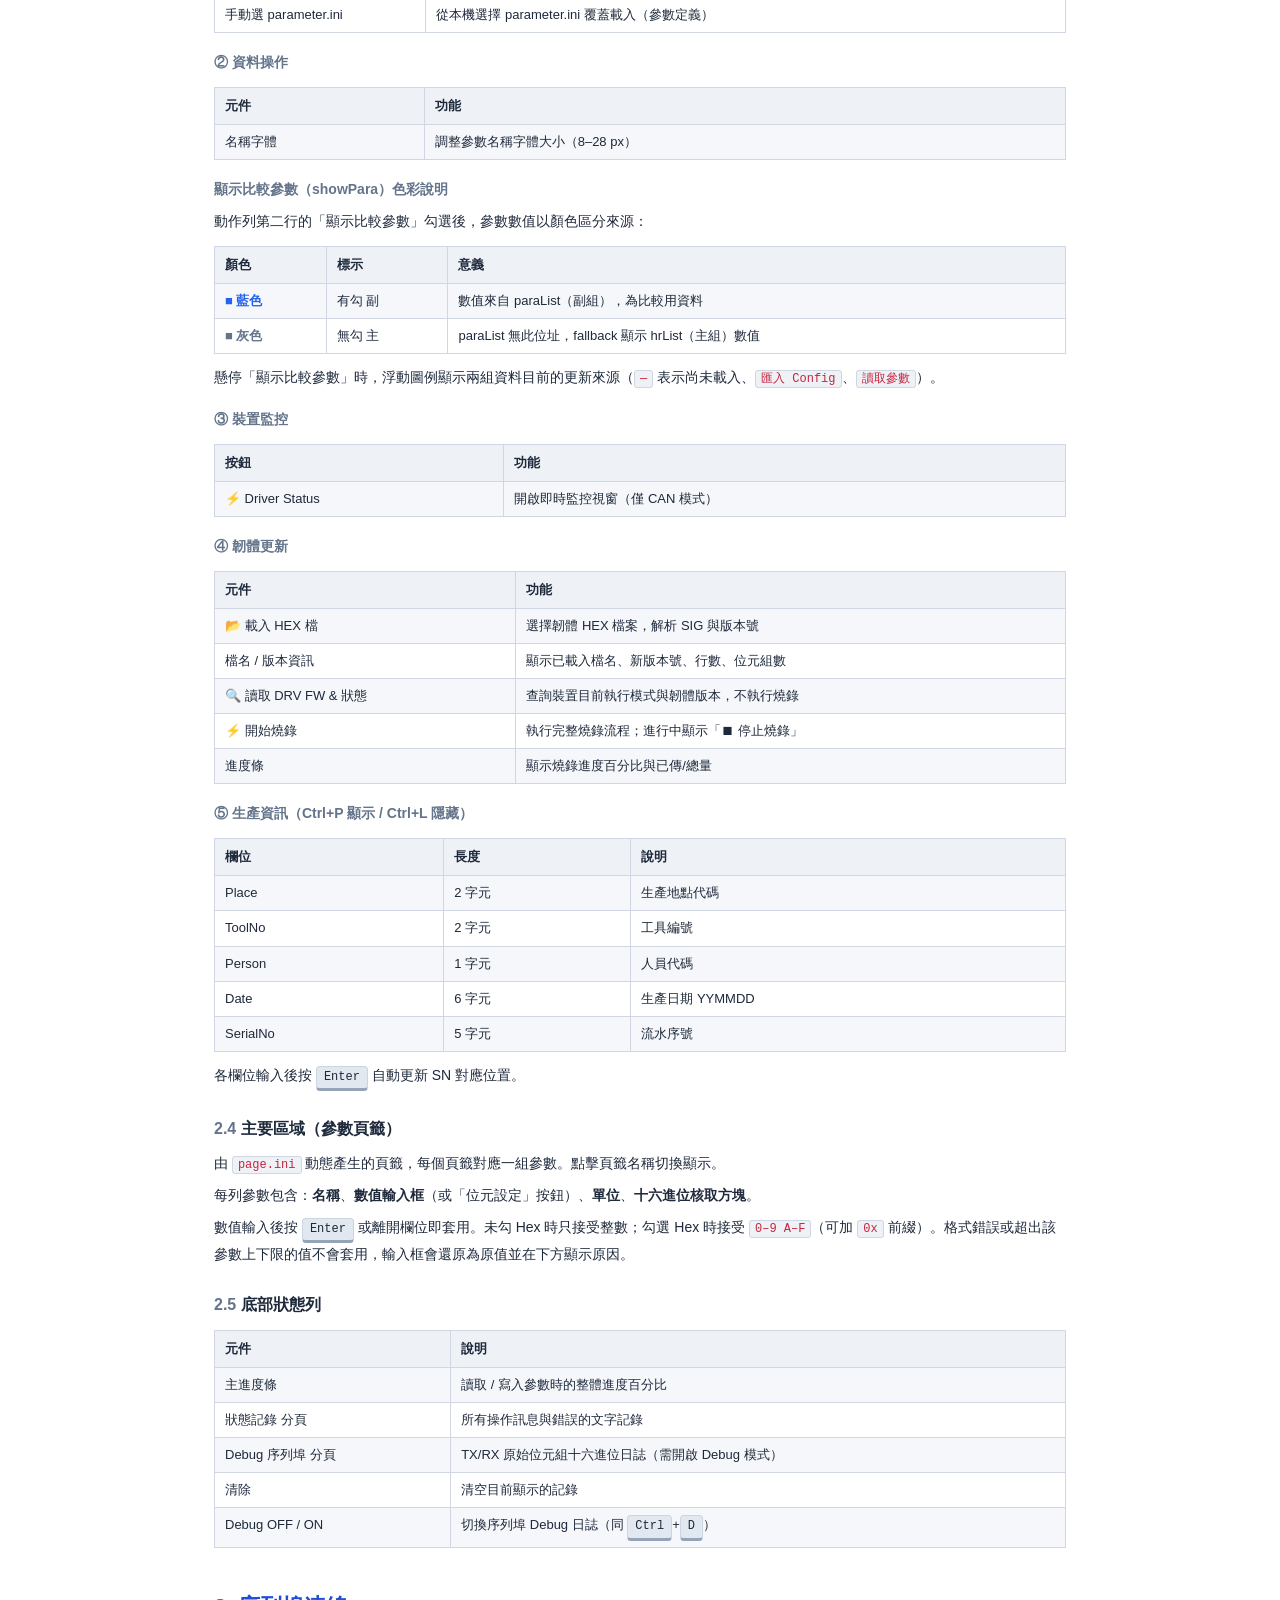
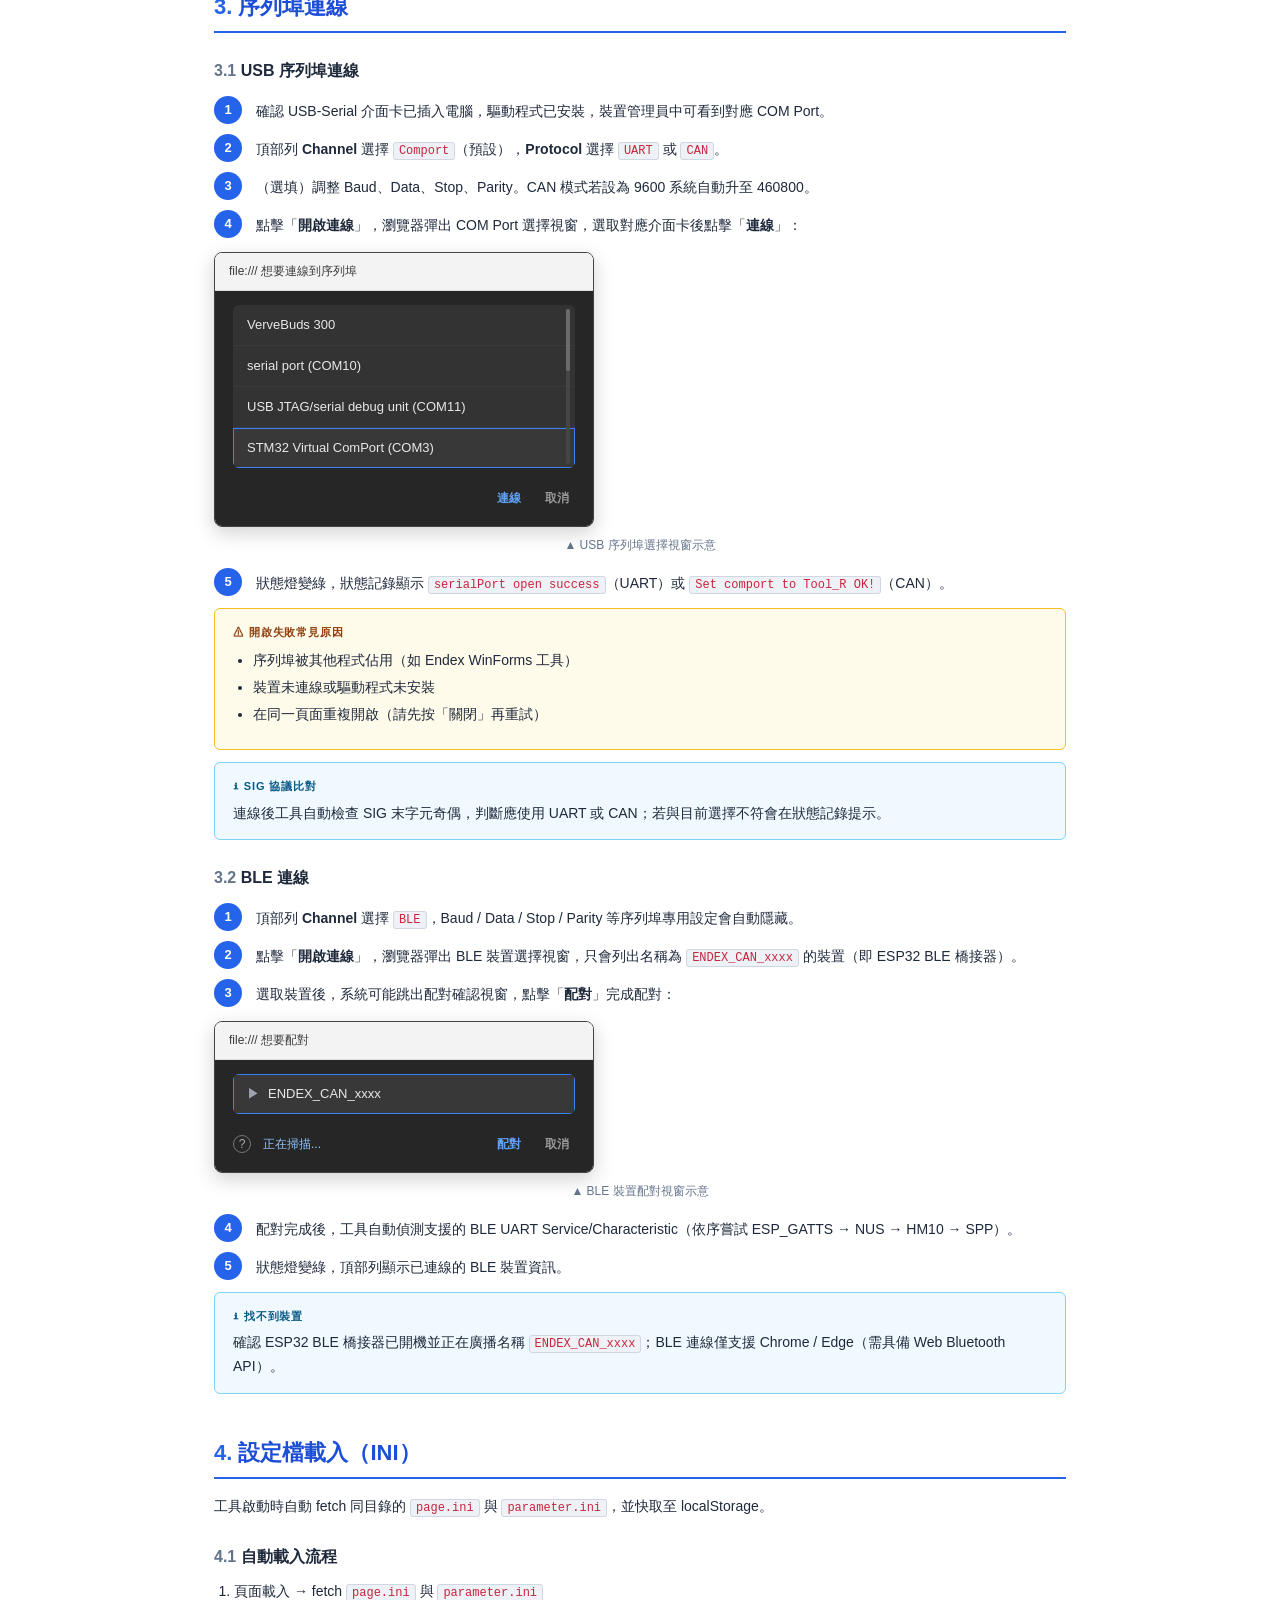
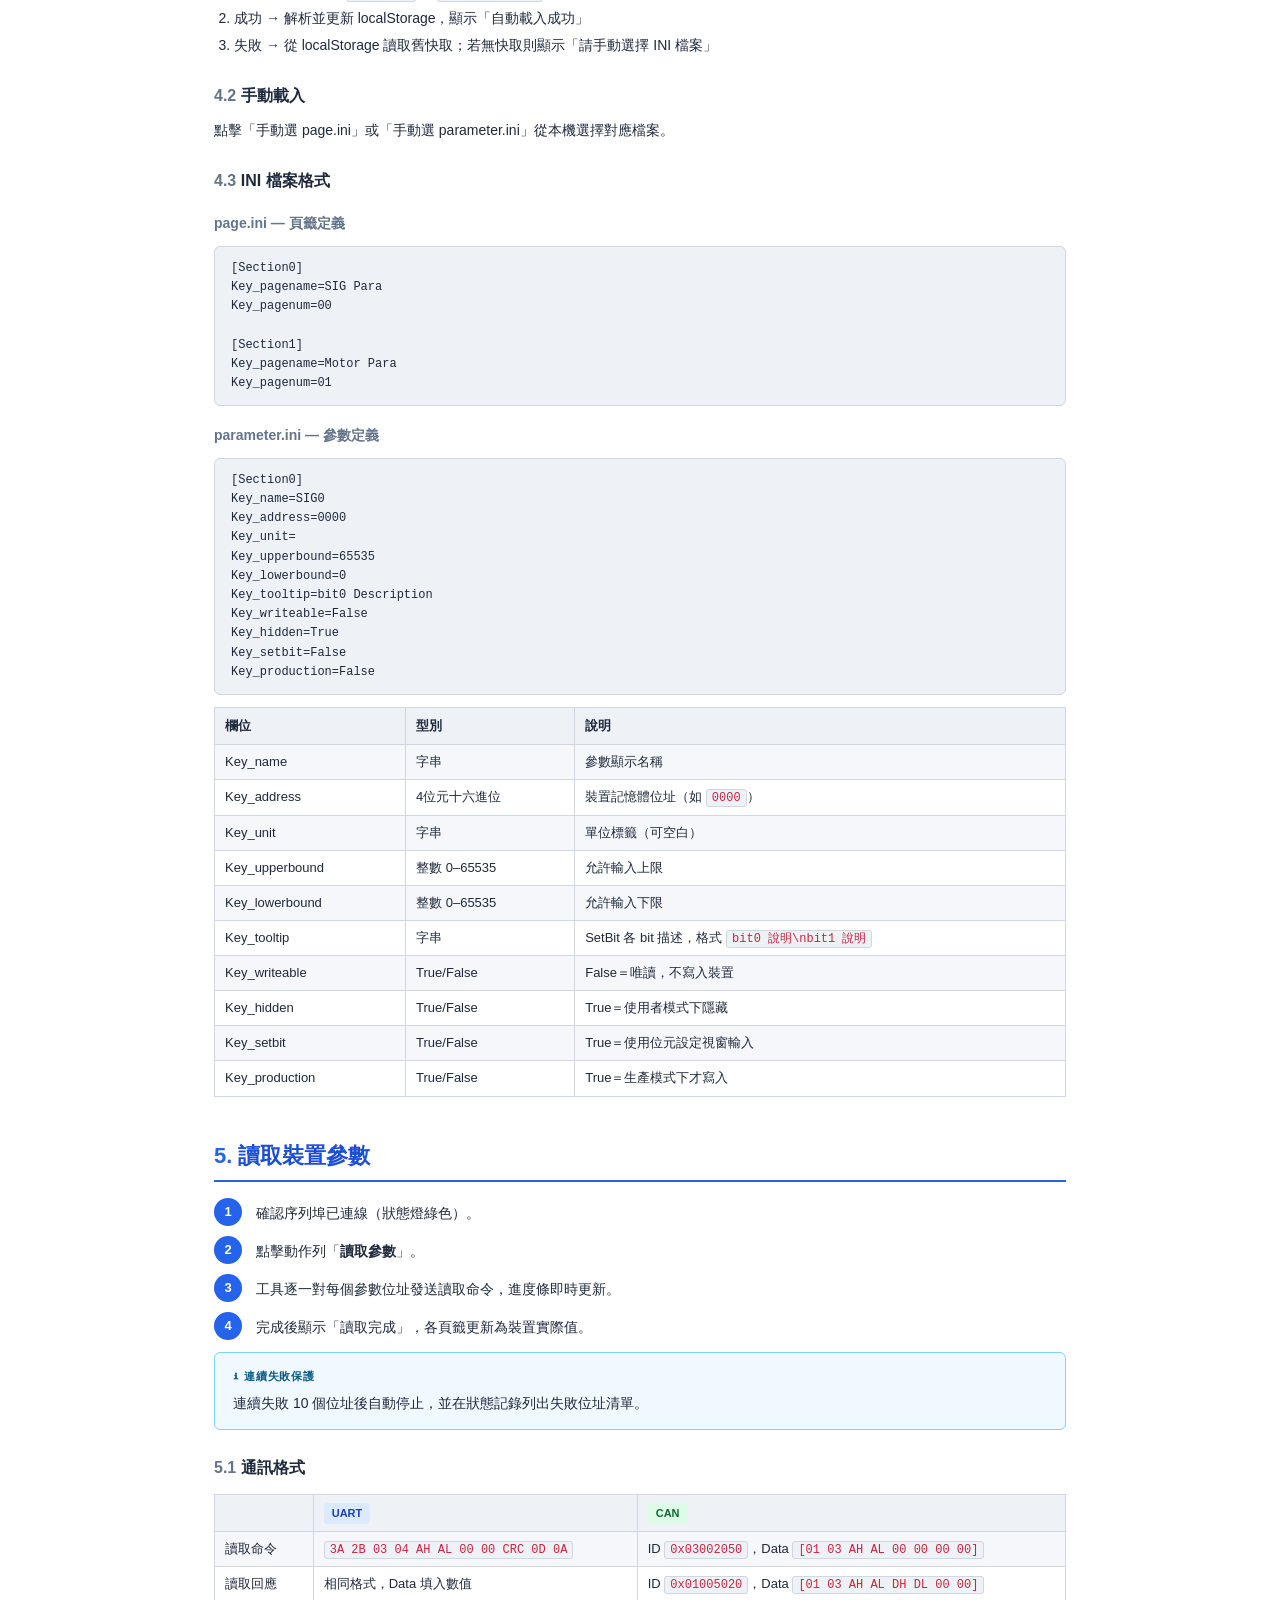
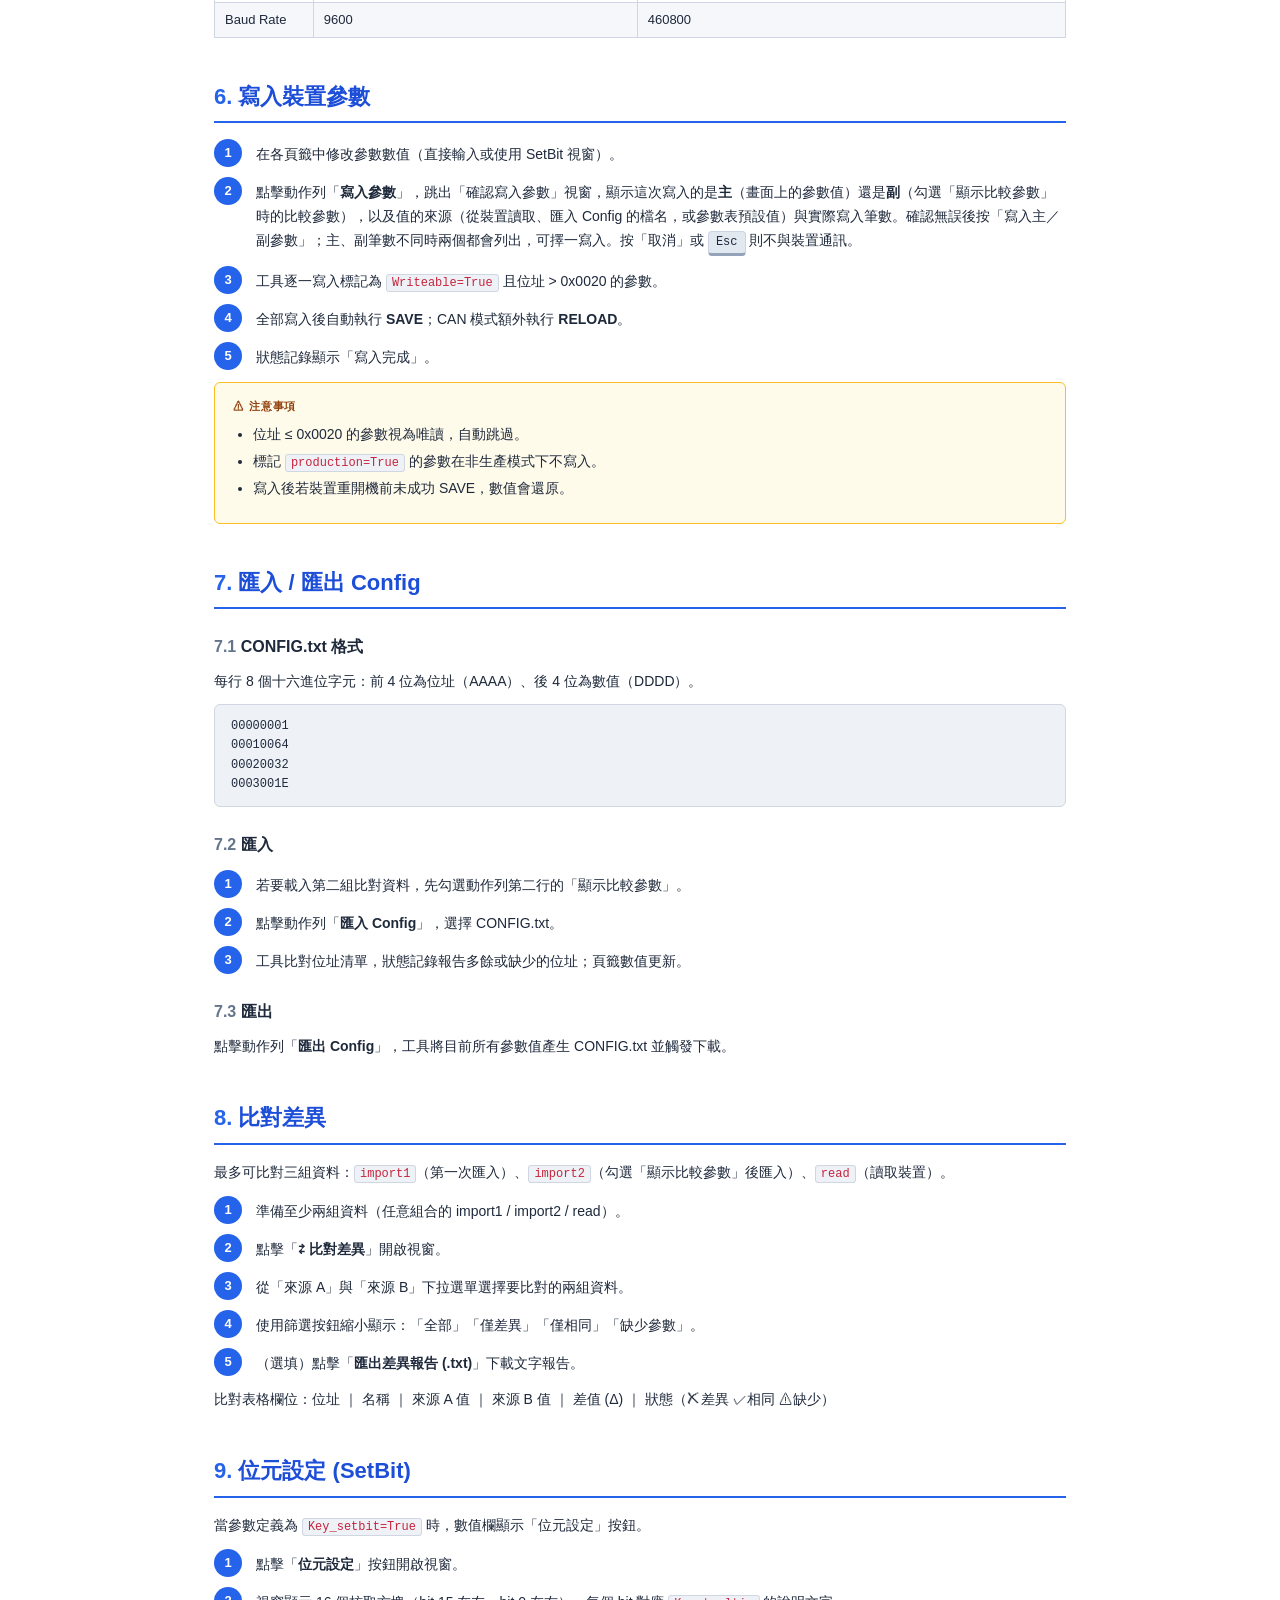
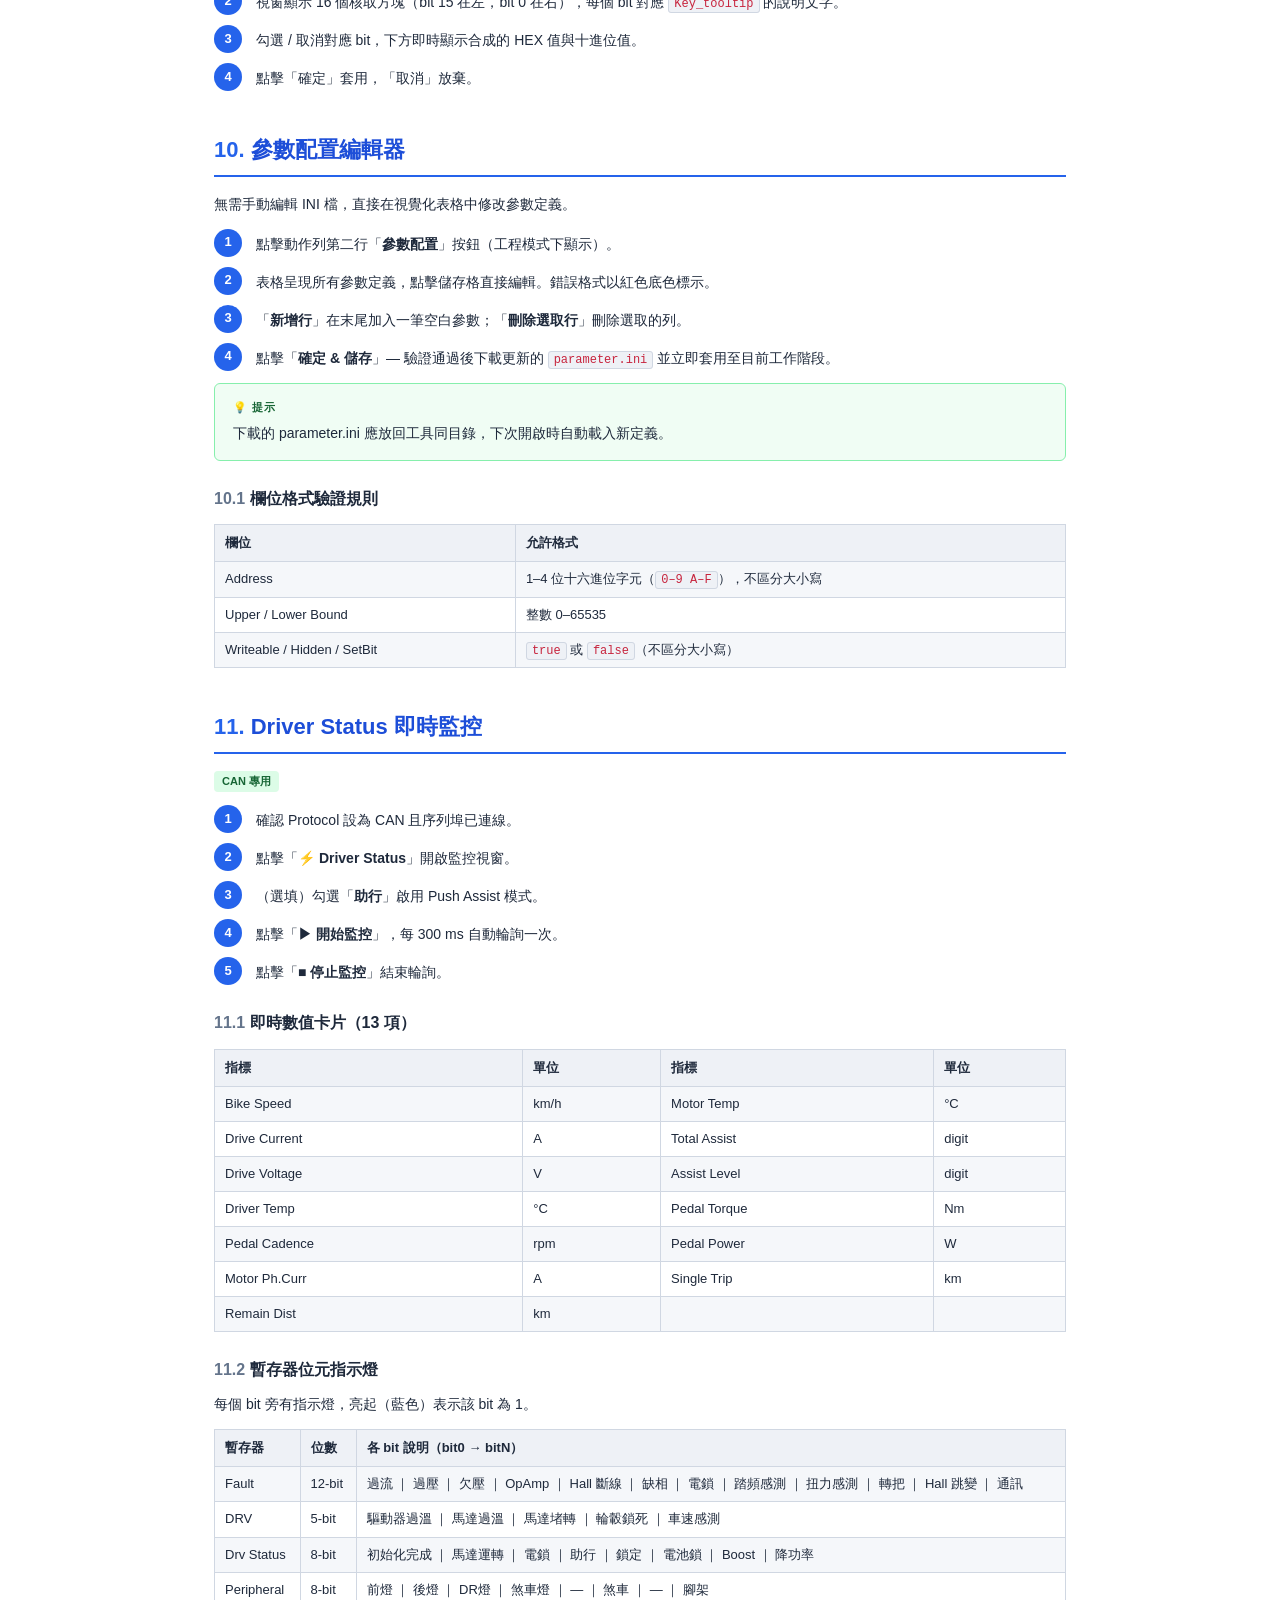
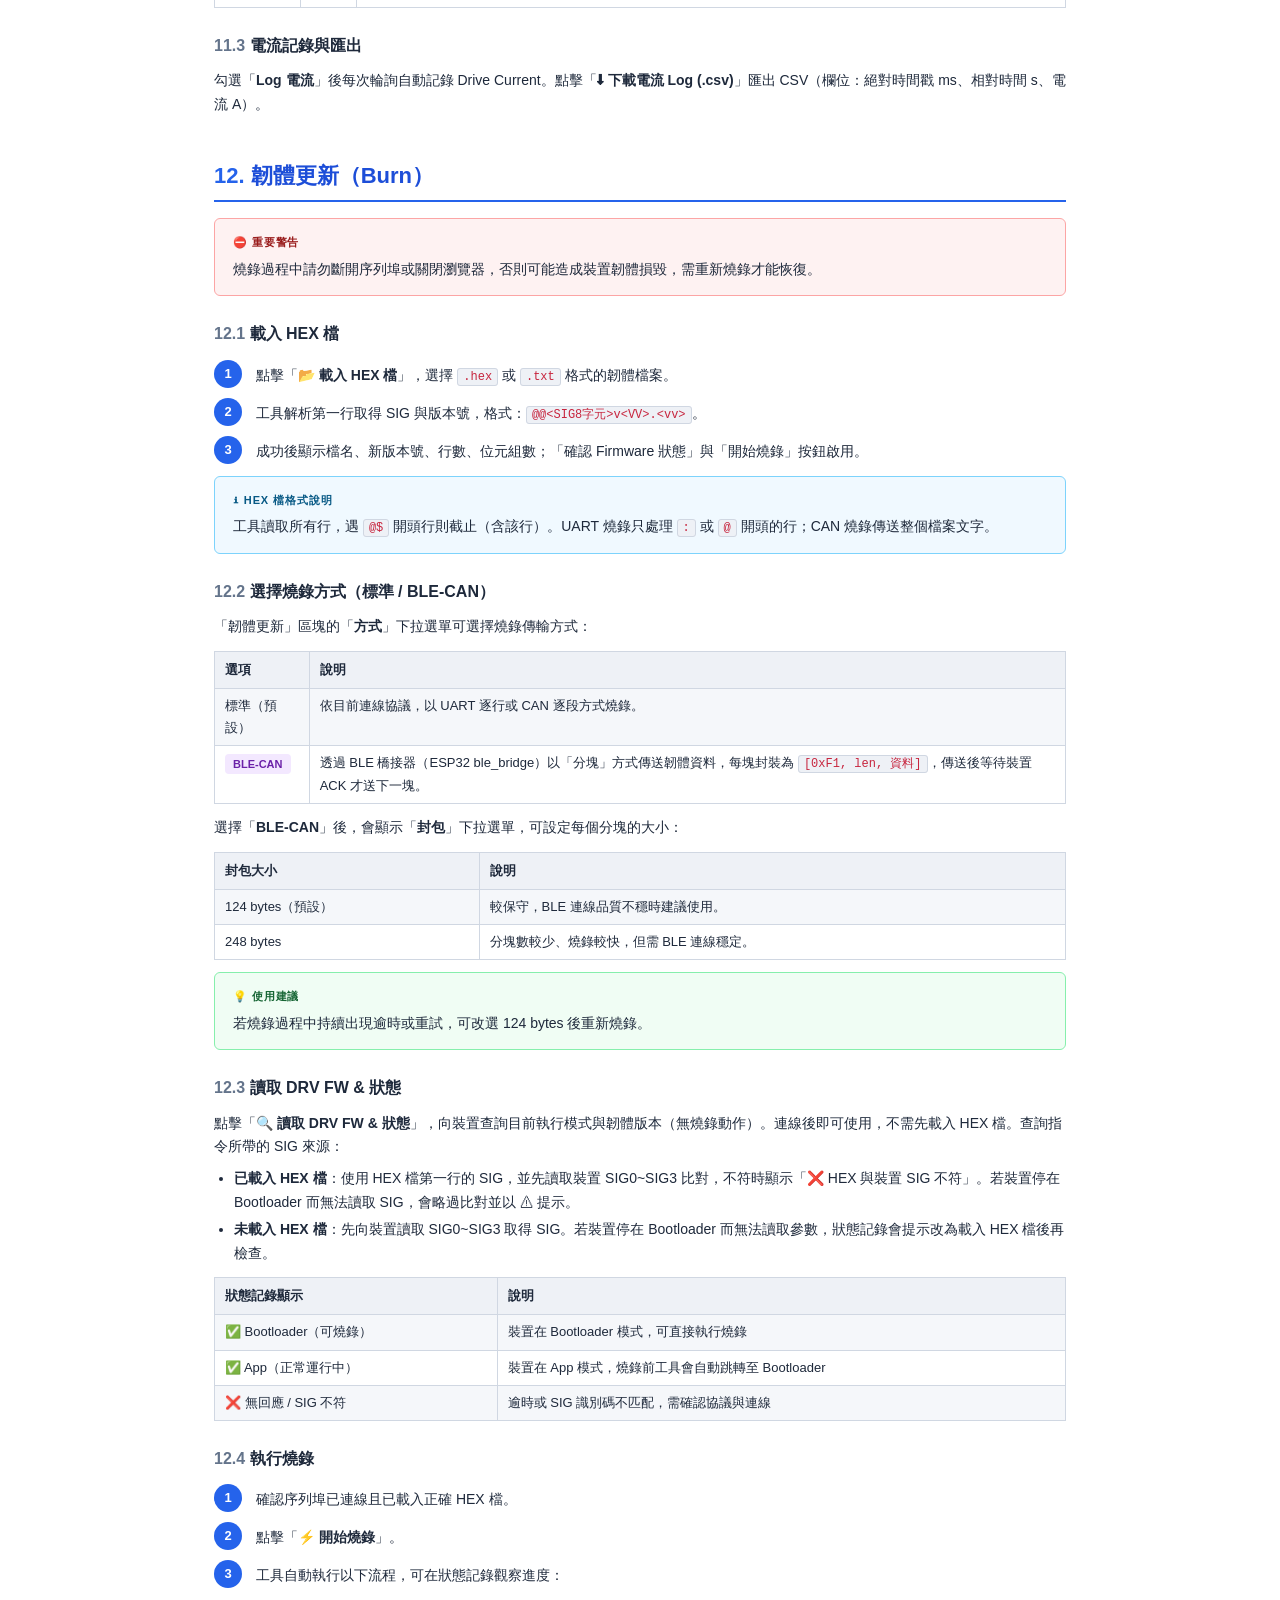
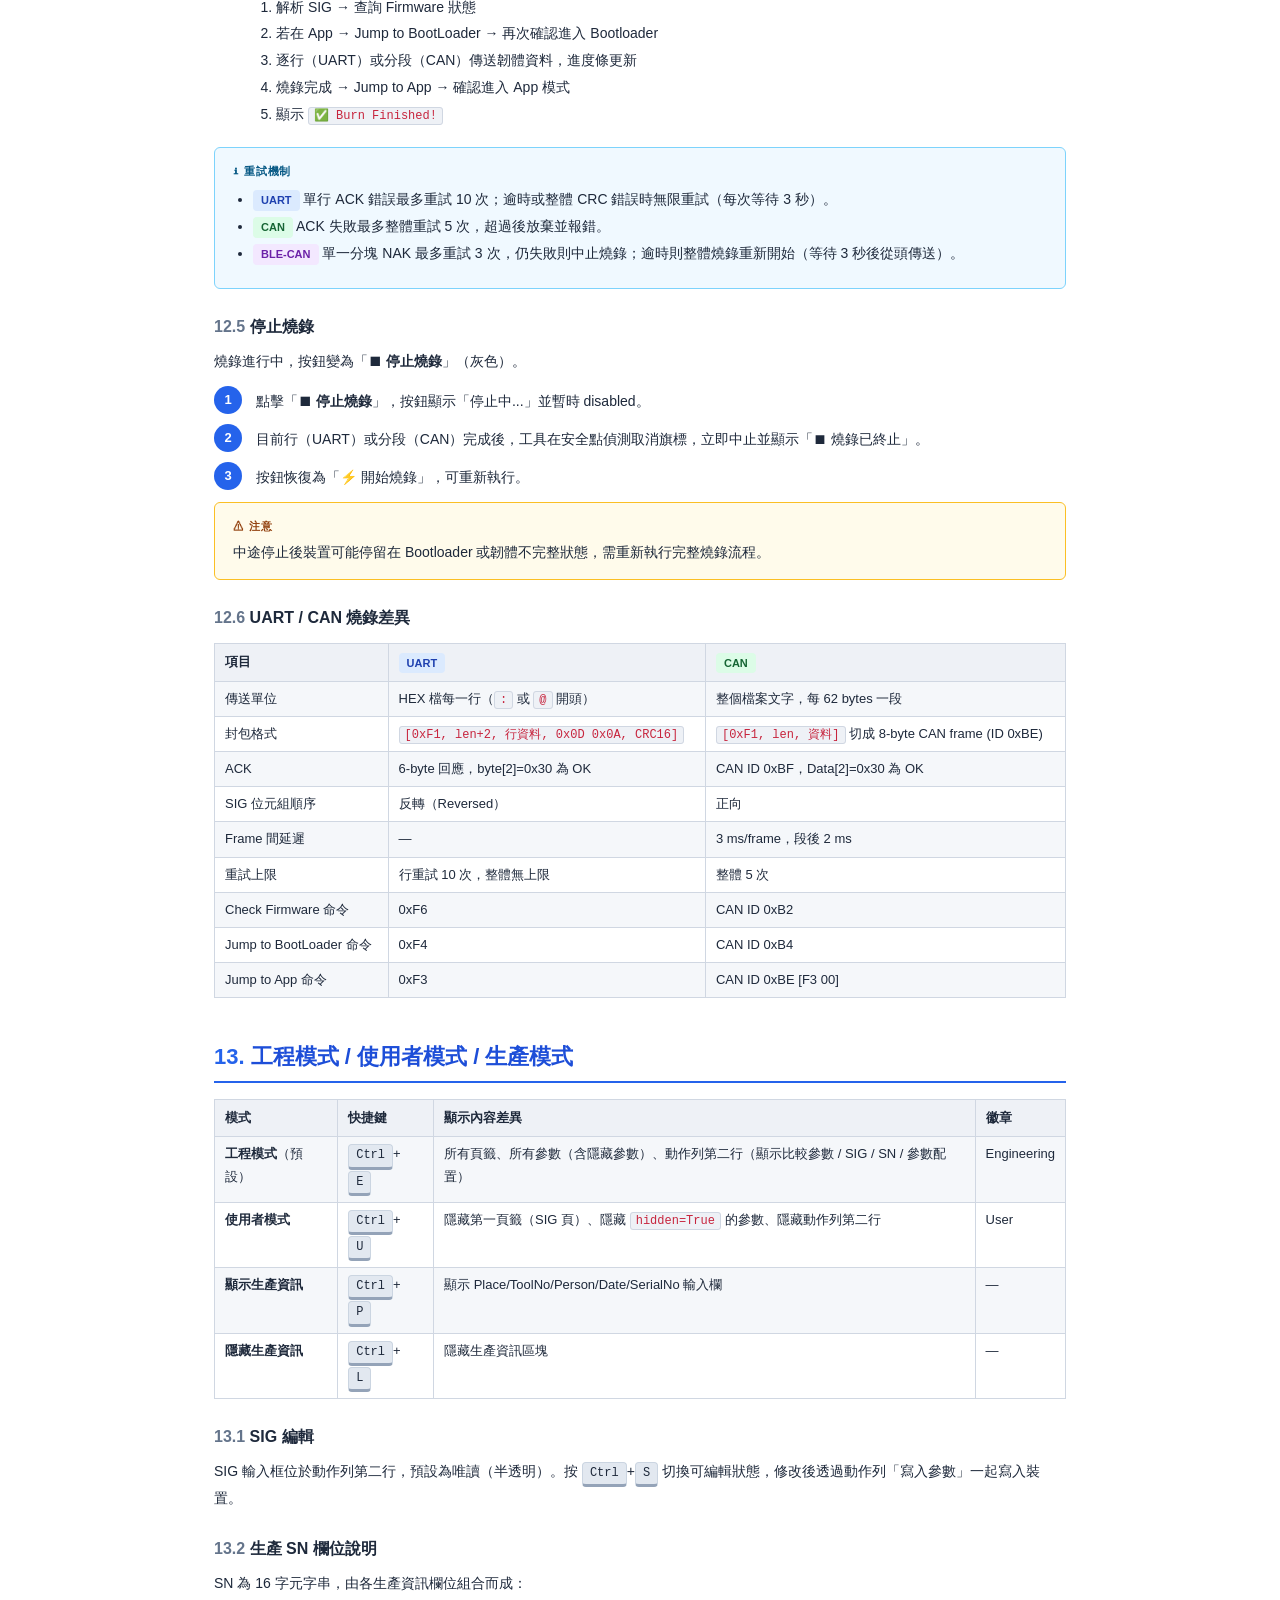
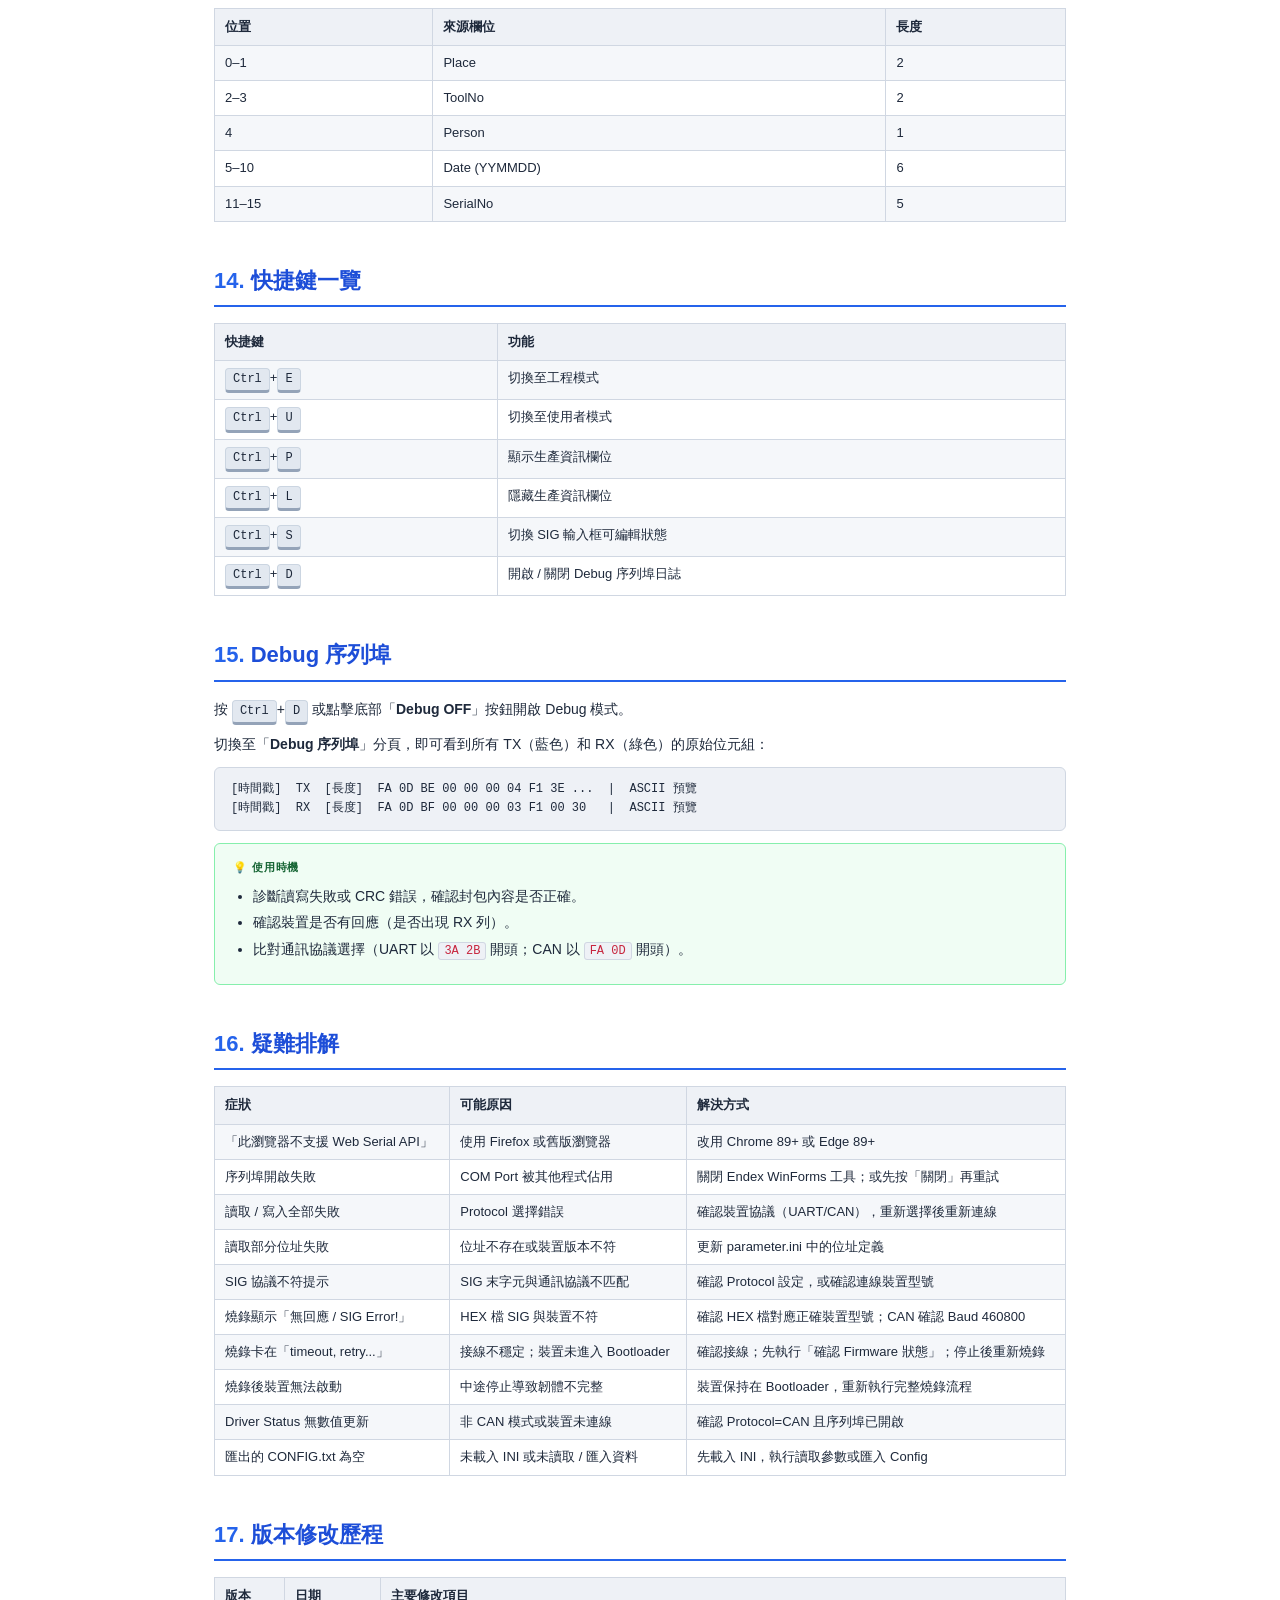
<file: manual.html>
<!DOCTYPE html>
<html lang="zh-TW">
<head>
<meta charset="UTF-8">
<meta name="viewport" content="width=device-width, initial-scale=1.0">
<title>Endex eBike Tool — 操作說明書 v1.5.19</title>
<style>
*,*::before,*::after{box-sizing:border-box;margin:0;padding:0}
:root{
  --bg:#ffffff;--bg2:#f5f7fa;--bg3:#eef1f6;
  --border:#d0d7e2;--accent:#2563eb;--accent2:#1d4ed8;
  --danger:#dc2626;--success:#16a34a;--warn:#d97706;
  --text:#1e293b;--text-dim:#64748b;--mono:'Consolas','Courier New',monospace;
  --font:'Segoe UI','Microsoft JhengHei',sans-serif;
  --radius:6px;
}
body{font-family:var(--font);font-size:14px;background:var(--bg);color:var(--text);line-height:1.7}
a{color:var(--accent);text-decoration:none}
a:hover{text-decoration:underline}
.page{max-width:900px;margin:0 auto;padding:32px 24px 80px}

/* Cover */
.cover{text-align:center;padding:48px 0 36px;border-bottom:2px solid var(--border);margin-bottom:40px}
.cover-logo{font-size:36px;font-weight:700;color:var(--accent);letter-spacing:-1px}
.cover-sub{font-size:18px;color:var(--text-dim);margin-top:6px}
.cover-ver{display:inline-block;background:var(--accent);color:#fff;border-radius:20px;padding:3px 14px;font-size:13px;margin-top:12px;font-weight:600}
.cover-date{font-size:12px;color:var(--text-dim);margin-top:8px}

/* TOC */
.toc{background:var(--bg2);border:1px solid var(--border);border-radius:var(--radius);padding:20px 24px;margin-bottom:40px}
.toc h2{font-size:14px;font-weight:700;color:var(--text-dim);letter-spacing:.06em;margin-bottom:12px}
.toc ol{padding-left:20px}
.toc li{padding:2px 0;font-size:13px}
.toc a{color:var(--text)}
.toc a:hover{color:var(--accent)}
.toc .sub{padding-left:20px;list-style:disc}

/* Headings */
body{counter-reset:section}
h1{font-size:22px;font-weight:700;color:var(--accent2);border-bottom:2px solid var(--accent);padding-bottom:6px;margin:40px 0 16px;counter-increment:section;counter-reset:subsection}
h1::before{content:counter(section)".  ";color:var(--accent)}
h2{font-size:16px;font-weight:700;margin:24px 0 10px;color:var(--text);counter-increment:subsection}
h2::before{content:counter(section)"."counter(subsection)"  ";color:var(--text-dim)}
h3{font-size:14px;font-weight:700;margin:18px 0 8px;color:var(--text-dim)}
p{margin:8px 0}
ul,ol{padding-left:20px;margin:8px 0}
li{margin:3px 0}

/* Boxes */
.box{background:var(--bg2);border:1px solid var(--border);border-radius:var(--radius);padding:14px 18px;margin:12px 0}
.box-warn{border-color:#fbbf24;background:#fffbeb}
.box-info{border-color:#7dd3fc;background:#f0f9ff}
.box-tip{border-color:#86efac;background:#f0fdf4}
.box-danger{border-color:#fca5a5;background:#fef2f2}
.box-label{font-size:11px;font-weight:700;letter-spacing:.08em;margin-bottom:6px}
.box-warn .box-label{color:#92400e}
.box-info .box-label{color:#075985}
.box-tip  .box-label{color:#166534}
.box-danger .box-label{color:#991b1b}

code{font-family:var(--mono);background:var(--bg3);border:1px solid var(--border);border-radius:3px;padding:1px 5px;font-size:12px;color:#c7253e}
pre{background:var(--bg3);border:1px solid var(--border);border-radius:var(--radius);padding:12px 16px;font-family:var(--mono);font-size:12px;line-height:1.6;overflow-x:auto;margin:10px 0}

/* Tables */
table{width:100%;border-collapse:collapse;margin:12px 0;font-size:13px}
th{background:var(--bg3);font-weight:600;text-align:left;padding:7px 10px;border:1px solid var(--border)}
td{padding:6px 10px;border:1px solid var(--border);vertical-align:top}
tr:nth-child(even) td{background:var(--bg2)}

/* Kbd */
kbd{display:inline-block;background:#e2e8f0;border:1px solid #cbd5e1;border-bottom:3px solid #94a3b8;border-radius:4px;padding:1px 7px;font-family:var(--mono);font-size:12px;color:var(--text);line-height:1.6}

/* Steps */
.steps{margin:12px 0}
.step{display:flex;gap:14px;margin:10px 0;align-items:flex-start}
.step-num{min-width:28px;height:28px;border-radius:50%;background:var(--accent);color:#fff;font-weight:700;font-size:13px;display:flex;align-items:center;justify-content:center;flex-shrink:0}
.step-body{flex:1;padding-top:4px}

/* Badge */
.badge{display:inline-block;border-radius:4px;padding:1px 8px;font-size:11px;font-weight:600;vertical-align:middle}
.badge-uart{background:#dbeafe;color:#1e40af}
.badge-can{background:#dcfce7;color:#166534}
.badge-blecan{background:#f3e8ff;color:#6b21a8}

/* Native browser device-picker dialog mockup (serial port / BLE pairing) */
.dev-mock{max-width:380px;border:1px solid #444;border-radius:8px;overflow:hidden;margin:14px 0;font-family:'Segoe UI',sans-serif;box-shadow:0 6px 20px rgba(0,0,0,.18)}
.dev-mock-title{background:#f3f3f3;color:#3a3a3a;font-size:12px;padding:8px 14px;border-bottom:1px solid #ddd}
.dev-mock-body{background:#262626;color:#e8e8e8;padding:14px 18px}
.dev-mock-list{position:relative;border-radius:6px;overflow:hidden}
.dev-mock-item{padding:9px 14px;font-size:13px;background:#333;border-bottom:1px solid #3a3a3a}
.dev-mock-item:last-child{border-bottom:none}
.dev-mock-item.selected{outline:1.5px solid #3b82f6;outline-offset:-1px;background:#383838}
.dev-mock-icon{color:#9ca3af;margin-right:8px}
.dev-mock-list.scroll .dev-mock-item{padding-right:24px}
.dev-mock-list.scroll::before{content:'';position:absolute;top:4px;right:5px;bottom:4px;width:4px;border-radius:2px;background:#454545}
.dev-mock-list.scroll::after{content:'';position:absolute;top:4px;right:5px;width:4px;height:38%;border-radius:2px;background:#6b6b6b}
.dev-mock-footer{display:flex;align-items:center;gap:12px;margin-top:16px;font-size:12px}
.dev-mock-help{width:18px;height:18px;border:1px solid #777;border-radius:50%;display:flex;align-items:center;justify-content:center;color:#aaa;flex-shrink:0}
.dev-mock-hint{color:#93c5fd;flex:1}
.dev-mock-btn{color:#60a5fa;font-weight:600;padding:4px 6px}
.dev-mock-btn:first-of-type{margin-left:auto}
.dev-mock-btn-dim{color:#999}

@media print{.toc{page-break-after:always}h1{page-break-before:always}}
</style>
</head>
<body>
<div class="page">

<!-- COVER -->
<div class="cover">
  <div class="cover-logo">Endex eBike Tool</div>
  <div class="cover-sub">電動自行車控制器參數設定工具</div>
  <div class="cover-ver">操作說明書 v1.5.19</div>
  <div class="cover-date">2026-11-18</div>
</div>

<!-- TOC -->
<div class="toc">
  <h2>目　錄</h2>
  <ol>
    <li><a href="#s1">系統需求</a></li>
    <li><a href="#s2">介面概覽</a>
      <ol class="sub">
        <li><a href="#s2-1">頂部列</a></li>
        <li><a href="#s2-2">動作列（Action Bar）</a></li>
        <li><a href="#s2-3">側邊欄各區塊</a></li>
        <li><a href="#s2-4">主要區域（參數頁籤）</a></li>
        <li><a href="#s2-5">底部狀態列</a></li>
      </ol>
    </li>
    <li><a href="#s3">序列埠連線</a>
      <ol class="sub">
        <li><a href="#s3-1">USB 序列埠連線</a></li>
        <li><a href="#s3-2">BLE 連線</a></li>
      </ol>
    </li>
    <li><a href="#s4">設定檔載入（INI）</a></li>
    <li><a href="#s5">讀取裝置參數</a></li>
    <li><a href="#s6">寫入裝置參數</a></li>
    <li><a href="#s7">匯入 / 匯出 Config</a></li>
    <li><a href="#s8">比對差異</a></li>
    <li><a href="#s9">位元設定 (SetBit)</a></li>
    <li><a href="#s10">參數配置編輯器</a></li>
    <li><a href="#s11">Driver Status 即時監控</a></li>
    <li><a href="#s12">韌體更新（Burn）</a>
      <ol class="sub">
        <li><a href="#s12-1">載入 HEX 檔</a></li>
        <li><a href="#s12-2">選擇燒錄方式（標準 / BLE-CAN）</a></li>
        <li><a href="#s12-3">讀取 DRV FW &amp; 狀態</a></li>
        <li><a href="#s12-4">執行燒錄</a></li>
        <li><a href="#s12-5">停止燒錄</a></li>
        <li><a href="#s12-6">UART / CAN 燒錄差異</a></li>
      </ol>
    </li>
    <li><a href="#s13">工程模式 / 使用者模式 / 生產模式</a></li>
    <li><a href="#s14">快捷鍵一覽</a></li>
    <li><a href="#s15">Debug 序列埠</a></li>
    <li><a href="#s16">疑難排解</a></li>
    <li><a href="#s17">版本修改歷程</a></li>
  </ol>
</div>

<!-- S1 -->
<h1 id="s1">系統需求</h1>
<table>
  <tr><th>項目</th><th>需求</th></tr>
  <tr><td>瀏覽器</td><td>Google Chrome 89+ 或 Microsoft Edge 89+（需支援 Web Serial API）</td></tr>
  <tr><td>作業系統</td><td>Windows / macOS / Linux（需安裝 USB‑Serial 驅動程式）</td></tr>
  <tr><td>開啟方式</td><td>透過 <code>http://</code> 或 <code>https://</code> 伺服器，或直接開啟本機 HTML 檔</td></tr>
  <tr><td>硬體介面</td><td>USB 轉 UART 或 USB 轉 CAN 序列介面卡</td></tr>
</table>
<div class="box box-warn">
  <div class="box-label">⚠ 注意</div>
  Firefox 不支援 Web Serial API，無法使用本工具。頁面若顯示「此瀏覽器不支援 Web Serial API」，請改用 Chrome 或 Edge。
</div>

<!-- S2 -->
<h1 id="s2">介面概覽</h1>

<h2 id="s2-1">頂部列</h2>
<table>
  <tr><th>元件</th><th>說明</th></tr>
  <tr><td>位址分布依機種不同，80 個  or</td><td>選擇連線通道：<code>Comport</code>（USB 序列埠，預設）或 <code>BLE</code></td></tr>
  <tr><td>開啟連線</td><td>依 Channel 選擇彈出瀏覽器 COM Port 選擇視窗或 BLE 裝置配對視窗，確認後建立連線</td></tr>
  <tr><td>● 狀態燈</td><td>灰色＝未連線　綠色＝已連線</td></tr>
  <tr><td>Protocol</td><td>選擇通訊協議：<code>UART</code> 或 <code>CAN</code>（預設 CAN）</td></tr>
  <tr><td>Baud</td><td>鮑率選擇（UART 預設 9600；CAN 自動升至 460800）</td></tr>
  <tr><td>關閉</td><td>關閉目前序列埠連線</td></tr>
</table>
<div class="box box-info">
  <div class="box-label">ℹ 工具版本號</div>
  版本號顯示於左側欄「設定檔」區塊頂部。
</div>

<h2 id="s2-2">動作列（Action Bar）</h2>
<p>位於頂部列正下方，分為兩行，提供最常用的操作按鈕，無需開啟側邊欄即可快速操作。</p>
<h3>第一行（常駐）</h3>
<table>
  <tr><th>按鈕</th><th>功能</th></tr>
  <tr><td>匯入 Config</td><td>從本機選擇 CONFIG.txt 載入至目前資料組（主或副），完成後彈出小視窗顯示匯入筆數與缺少/多餘地址摘要</td></tr>
  <tr><td>匯出 Config</td><td>將目前資料組所有參數值匯出為 CONFIG.txt 並下載</td></tr>
  <tr><td>⇄ 比對差異</td><td>開啟差異比對視窗（需至少兩組資料）</td></tr>
  <tr><td>讀取參數</td><td>逐一從裝置讀回所有參數值，更新頁籤顯示，完成後彈出小視窗顯示成功/失敗筆數摘要</td></tr>
  <tr><td>寫入參數</td><td>將 UI 上的參數值寫入裝置並執行 SAVE（CAN 另執行 RELOAD），完成後彈出小視窗顯示成功/失敗筆數與 Save 結果摘要</td></tr>
</table>
<h3>第二行（工程模式顯示，<kbd>Ctrl</kbd>+<kbd>E</kbd> 啟用）</h3>
<table>
  <tr><th>元件</th><th>功能</th></tr>
  <tr><td>□ 顯示比較參數</td><td>切換主動資料組；懸停時展開來源圖例（副/主更新來源）</td></tr>
  <tr><td>SIG 輸入框</td><td>8 字元裝置識別碼（預設唯讀，<kbd>Ctrl</kbd>+<kbd>S</kbd> 解鎖編輯）</td></tr>
  <tr><td>SN 輸入框</td><td>16 字元序號（預設唯讀）</td></tr>
  <tr><td>參數配置</td><td>開啟 parameter.ini 視覺化編輯器</td></tr>
</table>
<div class="box box-info">
  <div class="box-label">ℹ 手機版操作</div>
  行動裝置上兩行均可左右滑動，確保所有按鈕均可存取。
</div>

<h2 id="s2-3">側邊欄各區塊</h2>
<p>側邊欄寬度可透過拖曳右側邊界調整（範圍 140–480 px），設定自動記憶於 <code>localStorage</code>，下次開啟時還原。</p>

<h3>① 設定檔</h3>
<p>頂部顯示工具名稱與版本號。</p>
<table>
  <tr><th>按鈕</th><th>功能</th></tr>
  <tr><td>↻ 重新載入</td><td>重新從伺服器 fetch page.ini 與 parameter.ini，更新 localStorage 快取</td></tr>
  <tr><td>✕ 清除快取</td><td>清除 localStorage 快取，下次開啟時重新下載</td></tr>
  <tr><td>手動選 page.ini</td><td>從本機選擇 page.ini 覆蓋載入（頁籤定義）</td></tr>
  <tr><td>手動選 parameter.ini</td><td>從本機選擇 parameter.ini 覆蓋載入（參數定義）</td></tr>
</table>

<h3>② 資料操作</h3>
<table>
  <tr><th>元件</th><th>功能</th></tr>
  <tr><td>名稱字體</td><td>調整參數名稱字體大小（8–28 px）</td></tr>
</table>
<h3>顯示比較參數（showPara）色彩說明</h3>
<p>動作列第二行的「顯示比較參數」勾選後，參數數值以顏色區分來源：</p>
<table>
  <tr><th>顏色</th><th>標示</th><th>意義</th></tr>
  <tr><td style="color:#2563eb;font-weight:700">■ 藍色</td><td>有勾 副</td><td>數值來自 paraList（副組），為比較用資料</td></tr>
  <tr><td style="color:#64748b;font-weight:700">■ 灰色</td><td>無勾 主</td><td>paraList 無此位址，fallback 顯示 hrList（主組）數值</td></tr>
</table>
<p>懸停「顯示比較參數」時，浮動圖例顯示兩組資料目前的更新來源（<code>—</code> 表示尚未載入、<code>匯入 Config</code>、<code>讀取參數</code>）。</p>

<h3>③ 裝置監控</h3>
<table>
  <tr><th>按鈕</th><th>功能</th></tr>
  <tr><td>⚡ Driver Status</td><td>開啟即時監控視窗（僅 CAN 模式）</td></tr>
</table>

<h3>④ 韌體更新</h3>
<table>
  <tr><th>元件</th><th>功能</th></tr>
  <tr><td>📂 載入 HEX 檔</td><td>選擇韌體 HEX 檔案，解析 SIG 與版本號</td></tr>
  <tr><td>檔名 / 版本資訊</td><td>顯示已載入檔名、新版本號、行數、位元組數</td></tr>
  <tr><td>🔍 讀取 DRV FW &amp; 狀態</td><td>查詢裝置目前執行模式與韌體版本，不執行燒錄</td></tr>
  <tr><td>⚡ 開始燒錄</td><td>執行完整燒錄流程；進行中顯示「⏹ 停止燒錄」</td></tr>
  <tr><td>進度條</td><td>顯示燒錄進度百分比與已傳/總量</td></tr>
</table>

<h3>⑤ 生產資訊（Ctrl+P 顯示 / Ctrl+L 隱藏）</h3>
<table>
  <tr><th>欄位</th><th>長度</th><th>說明</th></tr>
  <tr><td>Place</td><td>2 字元</td><td>生產地點代碼</td></tr>
  <tr><td>ToolNo</td><td>2 字元</td><td>工具編號</td></tr>
  <tr><td>Person</td><td>1 字元</td><td>人員代碼</td></tr>
  <tr><td>Date</td><td>6 字元</td><td>生產日期 YYMMDD</td></tr>
  <tr><td>SerialNo</td><td>5 字元</td><td>流水序號</td></tr>
</table>
<p>各欄位輸入後按 <kbd>Enter</kbd> 自動更新 SN 對應位置。</p>

<h2 id="s2-4">主要區域（參數頁籤）</h2>
<p>由 <code>page.ini</code> 動態產生的頁籤，每個頁籤對應一組參數。點擊頁籤名稱切換顯示。</p>
<p>每列參數包含：<strong>名稱</strong>、<strong>數值輸入框</strong>（或「位元設定」按鈕）、<strong>單位</strong>、<strong>十六進位核取方塊</strong>。</p>
<p>數值輸入後按 <kbd>Enter</kbd> 或離開欄位即套用。未勾 Hex 時只接受整數；勾選 Hex 時接受 <code>0–9 A–F</code>（可加 <code>0x</code> 前綴）。格式錯誤或超出該參數上下限的值不會套用，輸入框會還原為原值並在下方顯示原因。</p>

<h2 id="s2-5">底部狀態列</h2>
<table>
  <tr><th>元件</th><th>說明</th></tr>
  <tr><td>主進度條</td><td>讀取 / 寫入參數時的整體進度百分比</td></tr>
  <tr><td>狀態記錄 分頁</td><td>所有操作訊息與錯誤的文字記錄</td></tr>
  <tr><td>Debug 序列埠 分頁</td><td>TX/RX 原始位元組十六進位日誌（需開啟 Debug 模式）</td></tr>
  <tr><td>清除</td><td>清空目前顯示的記錄</td></tr>
  <tr><td>Debug OFF / ON</td><td>切換序列埠 Debug 日誌（同 <kbd>Ctrl</kbd>+<kbd>D</kbd>）</td></tr>
</table>

<!-- S3 -->
<h1 id="s3">序列埠連線</h1>

<h2 id="s3-1">USB 序列埠連線</h2>
<div class="steps">
  <div class="step"><div class="step-num">1</div><div class="step-body">確認 USB‑Serial 介面卡已插入電腦，驅動程式已安裝，裝置管理員中可看到對應 COM Port。</div></div>
  <div class="step"><div class="step-num">2</div><div class="step-body">頂部列 <strong>Channel</strong> 選擇 <code>Comport</code>（預設），<strong>Protocol</strong> 選擇 <code>UART</code> 或 <code>CAN</code>。</div></div>
  <div class="step"><div class="step-num">3</div><div class="step-body">（選填）調整 Baud、Data、Stop、Parity。CAN 模式若設為 9600 系統自動升至 460800。</div></div>
  <div class="step"><div class="step-num">4</div><div class="step-body">點擊「<strong>開啟連線</strong>」，瀏覽器彈出 COM Port 選擇視窗，選取對應介面卡後點擊「<strong>連線</strong>」：</div></div>
</div>
<div class="dev-mock">
  <div class="dev-mock-title">file:/// 想要連線到序列埠</div>
  <div class="dev-mock-body">
    <div class="dev-mock-list scroll">
      <div class="dev-mock-item">VerveBuds 300</div>
      <div class="dev-mock-item">serial port (COM10)</div>
      <div class="dev-mock-item">USB JTAG/serial debug unit (COM11)</div>
      <div class="dev-mock-item selected">STM32 Virtual ComPort (COM3)</div>
    </div>
    <div class="dev-mock-footer">
      <span class="dev-mock-btn">連線</span>
      <span class="dev-mock-btn dev-mock-btn-dim">取消</span>
    </div>
  </div>
</div>
<p style="font-size:12px;color:var(--text-dim);text-align:center;margin-top:-6px">▲ USB 序列埠選擇視窗示意</p>
<div class="steps">
  <div class="step"><div class="step-num">5</div><div class="step-body">狀態燈變綠，狀態記錄顯示 <code>serialPort open success</code>（UART）或 <code>Set comport to Tool_R OK!</code>（CAN）。</div></div>
</div>
<div class="box box-warn">
  <div class="box-label">⚠ 開啟失敗常見原因</div>
  <ul>
    <li>序列埠被其他程式佔用（如 Endex WinForms 工具）</li>
    <li>裝置未連線或驅動程式未安裝</li>
    <li>在同一頁面重複開啟（請先按「關閉」再重試）</li>
  </ul>
</div>
<div class="box box-info">
  <div class="box-label">ℹ SIG 協議比對</div>
  連線後工具自動檢查 SIG 末字元奇偶，判斷應使用 UART 或 CAN；若與目前選擇不符會在狀態記錄提示。
</div>

<h2 id="s3-2">BLE 連線</h2>
<div class="steps">
  <div class="step"><div class="step-num">1</div><div class="step-body">頂部列 <strong>Channel</strong> 選擇 <code>BLE</code>，Baud / Data / Stop / Parity 等序列埠專用設定會自動隱藏。</div></div>
  <div class="step"><div class="step-num">2</div><div class="step-body">點擊「<strong>開啟連線</strong>」，瀏覽器彈出 BLE 裝置選擇視窗，只會列出名稱為 <code>ENDEX_CAN_xxxx</code> 的裝置（即 ESP32 BLE 橋接器）。</div></div>
  <div class="step"><div class="step-num">3</div><div class="step-body">選取裝置後，系統可能跳出配對確認視窗，點擊「<strong>配對</strong>」完成配對：</div></div>
</div>
<div class="dev-mock">
  <div class="dev-mock-title">file:/// 想要配對</div>
  <div class="dev-mock-body">
    <div class="dev-mock-list">
      <div class="dev-mock-item selected"><span class="dev-mock-icon">▶</span>ENDEX_CAN_xxxx</div>
    </div>
    <div class="dev-mock-footer">
      <span class="dev-mock-help">?</span>
      <span class="dev-mock-hint">正在掃描...</span>
      <span class="dev-mock-btn">配對</span>
      <span class="dev-mock-btn dev-mock-btn-dim">取消</span>
    </div>
  </div>
</div>
<p style="font-size:12px;color:var(--text-dim);text-align:center;margin-top:-6px">▲ BLE 裝置配對視窗示意</p>
<div class="steps">
  <div class="step"><div class="step-num">4</div><div class="step-body">配對完成後，工具自動偵測支援的 BLE UART Service/Characteristic（依序嘗試 ESP_GATTS → NUS → HM10 → SPP）。</div></div>
  <div class="step"><div class="step-num">5</div><div class="step-body">狀態燈變綠，頂部列顯示已連線的 BLE 裝置資訊。</div></div>
</div>
<div class="box box-info">
  <div class="box-label">ℹ 找不到裝置</div>
  確認 ESP32 BLE 橋接器已開機並正在廣播名稱 <code>ENDEX_CAN_xxxx</code>；BLE 連線僅支援 Chrome / Edge（需具備 Web Bluetooth API）。
</div>

<!-- S4 -->
<h1 id="s4">設定檔載入（INI）</h1>
<p>工具啟動時自動 fetch 同目錄的 <code>page.ini</code> 與 <code>parameter.ini</code>，並快取至 localStorage。</p>
<h2>自動載入流程</h2>
<ol>
  <li>頁面載入 → fetch <code>page.ini</code> 與 <code>parameter.ini</code></li>
  <li>成功 → 解析並更新 localStorage，顯示「自動載入成功」</li>
  <li>失敗 → 從 localStorage 讀取舊快取；若無快取則顯示「請手動選擇 INI 檔案」</li>
</ol>
<h2>手動載入</h2>
<p>點擊「手動選 page.ini」或「手動選 parameter.ini」從本機選擇對應檔案。</p>
<h2>INI 檔案格式</h2>
<h3>page.ini — 頁籤定義</h3>
<pre>[Section0]
Key_pagename=SIG Para
Key_pagenum=00

[Section1]
Key_pagename=Motor Para
Key_pagenum=01</pre>

<h3>parameter.ini — 參數定義</h3>
<pre>[Section0]
Key_name=SIG0
Key_address=0000
Key_unit=
Key_upperbound=65535
Key_lowerbound=0
Key_tooltip=bit0 Description
Key_writeable=False
Key_hidden=True
Key_setbit=False
Key_production=False</pre>

<table>
  <tr><th>欄位</th><th>型別</th><th>說明</th></tr>
  <tr><td>Key_name</td><td>字串</td><td>參數顯示名稱</td></tr>
  <tr><td>Key_address</td><td>4位元十六進位</td><td>裝置記憶體位址（如 <code>0000</code>）</td></tr>
  <tr><td>Key_unit</td><td>字串</td><td>單位標籤（可空白）</td></tr>
  <tr><td>Key_upperbound</td><td>整數 0–65535</td><td>允許輸入上限</td></tr>
  <tr><td>Key_lowerbound</td><td>整數 0–65535</td><td>允許輸入下限</td></tr>
  <tr><td>Key_tooltip</td><td>字串</td><td>SetBit 各 bit 描述，格式 <code>bit0 說明\nbit1 說明</code></td></tr>
  <tr><td>Key_writeable</td><td>True/False</td><td>False＝唯讀，不寫入裝置</td></tr>
  <tr><td>Key_hidden</td><td>True/False</td><td>True＝使用者模式下隱藏</td></tr>
  <tr><td>Key_setbit</td><td>True/False</td><td>True＝使用位元設定視窗輸入</td></tr>
  <tr><td>Key_production</td><td>True/False</td><td>True＝生產模式下才寫入</td></tr>
</table>

<!-- S5 -->
<h1 id="s5">讀取裝置參數</h1>
<div class="steps">
  <div class="step"><div class="step-num">1</div><div class="step-body">確認序列埠已連線（狀態燈綠色）。</div></div>
  <div class="step"><div class="step-num">2</div><div class="step-body">點擊動作列「<strong>讀取參數</strong>」。</div></div>
  <div class="step"><div class="step-num">3</div><div class="step-body">工具逐一對每個參數位址發送讀取命令，進度條即時更新。</div></div>
  <div class="step"><div class="step-num">4</div><div class="step-body">完成後顯示「讀取完成」，各頁籤更新為裝置實際值。</div></div>
</div>
<div class="box box-info">
  <div class="box-label">ℹ 連續失敗保護</div>
  連續失敗 10 個位址後自動停止，並在狀態記錄列出失敗位址清單。
</div>
<h2>通訊格式</h2>
<table>
  <tr><th></th><th><span class="badge badge-uart">UART</span></th><th><span class="badge badge-can">CAN</span></th></tr>
  <tr><td>讀取命令</td><td><code>3A 2B 03 04 AH AL 00 00 CRC 0D 0A</code></td><td>ID <code>0x03002050</code>，Data <code>[01 03 AH AL 00 00 00 00]</code></td></tr>
  <tr><td>讀取回應</td><td>相同格式，Data 填入數值</td><td>ID <code>0x01005020</code>，Data <code>[01 03 AH AL DH DL 00 00]</code></td></tr>
  <tr><td>Baud Rate</td><td>9600</td><td>460800</td></tr>
</table>

<!-- S6 -->
<h1 id="s6">寫入裝置參數</h1>
<div class="steps">
  <div class="step"><div class="step-num">1</div><div class="step-body">在各頁籤中修改參數數值（直接輸入或使用 SetBit 視窗）。</div></div>
  <div class="step"><div class="step-num">2</div><div class="step-body">點擊動作列「<strong>寫入參數</strong>」，跳出「確認寫入參數」視窗，顯示這次寫入的是<strong>主</strong>（畫面上的參數值）還是<strong>副</strong>（勾選「顯示比較參數」時的比較參數），以及值的來源（從裝置讀取、匯入 Config 的檔名，或參數表預設值）與實際寫入筆數。確認無誤後按「寫入主／副參數」；主、副筆數不同時兩個都會列出，可擇一寫入。按「取消」或 <kbd>Esc</kbd> 則不與裝置通訊。</div></div>
  <div class="step"><div class="step-num">3</div><div class="step-body">工具逐一寫入標記為 <code>Writeable=True</code> 且位址 &gt; 0x0020 的參數。</div></div>
  <div class="step"><div class="step-num">4</div><div class="step-body">全部寫入後自動執行 <strong>SAVE</strong>；CAN 模式額外執行 <strong>RELOAD</strong>。</div></div>
  <div class="step"><div class="step-num">5</div><div class="step-body">狀態記錄顯示「寫入完成」。</div></div>
</div>
<div class="box box-warn">
  <div class="box-label">⚠ 注意事項</div>
  <ul>
    <li>位址 ≤ 0x0020 的參數視為唯讀，自動跳過。</li>
    <li>標記 <code>production=True</code> 的參數在非生產模式下不寫入。</li>
    <li>寫入後若裝置重開機前未成功 SAVE，數值會還原。</li>
  </ul>
</div>

<!-- S7 -->
<h1 id="s7">匯入 / 匯出 Config</h1>
<h2>CONFIG.txt 格式</h2>
<p>每行 8 個十六進位字元：前 4 位為位址（AAAA）、後 4 位為數值（DDDD）。</p>
<pre>00000001
00010064
00020032
0003001E</pre>

<h2>匯入</h2>
<div class="steps">
  <div class="step"><div class="step-num">1</div><div class="step-body">若要載入第二組比對資料，先勾選動作列第二行的「顯示比較參數」。</div></div>
  <div class="step"><div class="step-num">2</div><div class="step-body">點擊動作列「<strong>匯入 Config</strong>」，選擇 CONFIG.txt。</div></div>
  <div class="step"><div class="step-num">3</div><div class="step-body">工具比對位址清單，狀態記錄報告多餘或缺少的位址；頁籤數值更新。</div></div>
</div>

<h2>匯出</h2>
<p>點擊動作列「<strong>匯出 Config</strong>」，工具將目前所有參數值產生 CONFIG.txt 並觸發下載。</p>

<!-- S8 -->
<h1 id="s8">比對差異</h1>
<p>最多可比對三組資料：<code>import1</code>（第一次匯入）、<code>import2</code>（勾選「顯示比較參數」後匯入）、<code>read</code>（讀取裝置）。</p>
<div class="steps">
  <div class="step"><div class="step-num">1</div><div class="step-body">準備至少兩組資料（任意組合的 import1 / import2 / read）。</div></div>
  <div class="step"><div class="step-num">2</div><div class="step-body">點擊「<strong>⇄ 比對差異</strong>」開啟視窗。</div></div>
  <div class="step"><div class="step-num">3</div><div class="step-body">從「來源 A」與「來源 B」下拉選單選擇要比對的兩組資料。</div></div>
  <div class="step"><div class="step-num">4</div><div class="step-body">使用篩選按鈕縮小顯示：「全部」「僅差異」「僅相同」「缺少參數」。</div></div>
  <div class="step"><div class="step-num">5</div><div class="step-body">（選填）點擊「<strong>匯出差異報告 (.txt)</strong>」下載文字報告。</div></div>
</div>
<p>比對表格欄位：位址 ｜ 名稱 ｜ 來源 A 值 ｜ 來源 B 值 ｜ 差值 (Δ) ｜ 狀態（✗差異 ✓相同 ⚠缺少）</p>

<!-- S9 -->
<h1 id="s9">位元設定 (SetBit)</h1>
<p>當參數定義為 <code>Key_setbit=True</code> 時，數值欄顯示「位元設定」按鈕。</p>
<div class="steps">
  <div class="step"><div class="step-num">1</div><div class="step-body">點擊「<strong>位元設定</strong>」按鈕開啟視窗。</div></div>
  <div class="step"><div class="step-num">2</div><div class="step-body">視窗顯示 16 個核取方塊（bit 15 在左，bit 0 在右），每個 bit 對應 <code>Key_tooltip</code> 的說明文字。</div></div>
  <div class="step"><div class="step-num">3</div><div class="step-body">勾選 / 取消對應 bit，下方即時顯示合成的 HEX 值與十進位值。</div></div>
  <div class="step"><div class="step-num">4</div><div class="step-body">點擊「確定」套用，「取消」放棄。</div></div>
</div>

<!-- S10 -->
<h1 id="s10">參數配置編輯器</h1>
<p>無需手動編輯 INI 檔，直接在視覺化表格中修改參數定義。</p>
<div class="steps">
  <div class="step"><div class="step-num">1</div><div class="step-body">點擊動作列第二行「<strong>參數配置</strong>」按鈕（工程模式下顯示）。</div></div>
  <div class="step"><div class="step-num">2</div><div class="step-body">表格呈現所有參數定義，點擊儲存格直接編輯。錯誤格式以紅色底色標示。</div></div>
  <div class="step"><div class="step-num">3</div><div class="step-body">「<strong>新增行</strong>」在末尾加入一筆空白參數；「<strong>刪除選取行</strong>」刪除選取的列。</div></div>
  <div class="step"><div class="step-num">4</div><div class="step-body">點擊「<strong>確定 &amp; 儲存</strong>」— 驗證通過後下載更新的 <code>parameter.ini</code> 並立即套用至目前工作階段。</div></div>
</div>
<div class="box box-tip">
  <div class="box-label">💡 提示</div>
  下載的 parameter.ini 應放回工具同目錄，下次開啟時自動載入新定義。
</div>
<h2>欄位格式驗證規則</h2>
<table>
  <tr><th>欄位</th><th>允許格式</th></tr>
  <tr><td>Address</td><td>1–4 位十六進位字元（<code>0–9 A–F</code>），不區分大小寫</td></tr>
  <tr><td>Upper / Lower Bound</td><td>整數 0–65535</td></tr>
  <tr><td>Writeable / Hidden / SetBit</td><td><code>true</code> 或 <code>false</code>（不區分大小寫）</td></tr>
</table>

<!-- S11 -->
<h1 id="s11">Driver Status 即時監控</h1>
<p><span class="badge badge-can">CAN 專用</span></p>
<div class="steps">
  <div class="step"><div class="step-num">1</div><div class="step-body">確認 Protocol 設為 CAN 且序列埠已連線。</div></div>
  <div class="step"><div class="step-num">2</div><div class="step-body">點擊「<strong>⚡ Driver Status</strong>」開啟監控視窗。</div></div>
  <div class="step"><div class="step-num">3</div><div class="step-body">（選填）勾選「<strong>助行</strong>」啟用 Push Assist 模式。</div></div>
  <div class="step"><div class="step-num">4</div><div class="step-body">點擊「<strong>▶ 開始監控</strong>」，每 300 ms 自動輪詢一次。</div></div>
  <div class="step"><div class="step-num">5</div><div class="step-body">點擊「<strong>■ 停止監控</strong>」結束輪詢。</div></div>
</div>

<h2>即時數值卡片（13 項）</h2>
<table>
  <tr><th>指標</th><th>單位</th><th>指標</th><th>單位</th></tr>
  <tr><td>Bike Speed</td><td>km/h</td><td>Motor Temp</td><td>°C</td></tr>
  <tr><td>Drive Current</td><td>A</td><td>Total Assist</td><td>digit</td></tr>
  <tr><td>Drive Voltage</td><td>V</td><td>Assist Level</td><td>digit</td></tr>
  <tr><td>Driver Temp</td><td>°C</td><td>Pedal Torque</td><td>Nm</td></tr>
  <tr><td>Pedal Cadence</td><td>rpm</td><td>Pedal Power</td><td>W</td></tr>
  <tr><td>Motor Ph.Curr</td><td>A</td><td>Single Trip</td><td>km</td></tr>
  <tr><td>Remain Dist</td><td>km</td><td></td><td></td></tr>
</table>

<h2>暫存器位元指示燈</h2>
<p>每個 bit 旁有指示燈，亮起（藍色）表示該 bit 為 1。</p>
<table>
  <tr><th>暫存器</th><th>位數</th><th>各 bit 說明（bit0 → bitN）</th></tr>
  <tr><td>Fault</td><td>12-bit</td><td>過流 ｜ 過壓 ｜ 欠壓 ｜ OpAmp ｜ Hall 斷線 ｜ 缺相 ｜ 電鎖 ｜ 踏頻感測 ｜ 扭力感測 ｜ 轉把 ｜ Hall 跳變 ｜ 通訊</td></tr>
  <tr><td>DRV</td><td>5-bit</td><td>驅動器過溫 ｜ 馬達過溫 ｜ 馬達堵轉 ｜ 輪轂鎖死 ｜ 車速感測</td></tr>
  <tr><td>Drv Status</td><td>8-bit</td><td>初始化完成 ｜ 馬達運轉 ｜ 電鎖 ｜ 助行 ｜ 鎖定 ｜ 電池鎖 ｜ Boost ｜ 降功率</td></tr>
  <tr><td>Peripheral</td><td>8-bit</td><td>前燈 ｜ 後燈 ｜ DR燈 ｜ 煞車燈 ｜ — ｜ 煞車 ｜ — ｜ 腳架</td></tr>
</table>

<h2>電流記錄與匯出</h2>
<p>勾選「<strong>Log 電流</strong>」後每次輪詢自動記錄 Drive Current。點擊「<strong>⬇ 下載電流 Log (.csv)</strong>」匯出 CSV（欄位：絕對時間戳 ms、相對時間 s、電流 A）。</p>

<!-- S12 -->
<h1 id="s12">韌體更新（Burn）</h1>
<div class="box box-danger">
  <div class="box-label">⛔ 重要警告</div>
  燒錄過程中請勿斷開序列埠或關閉瀏覽器，否則可能造成裝置韌體損毀，需重新燒錄才能恢復。
</div>

<h2 id="s12-1">載入 HEX 檔</h2>
<div class="steps">
  <div class="step"><div class="step-num">1</div><div class="step-body">點擊「<strong>📂 載入 HEX 檔</strong>」，選擇 <code>.hex</code> 或 <code>.txt</code> 格式的韌體檔案。</div></div>
  <div class="step"><div class="step-num">2</div><div class="step-body">工具解析第一行取得 SIG 與版本號，格式：<code>@@&lt;SIG8字元&gt;v&lt;VV&gt;.&lt;vv&gt;</code>。</div></div>
  <div class="step"><div class="step-num">3</div><div class="step-body">成功後顯示檔名、新版本號、行數、位元組數；「確認 Firmware 狀態」與「開始燒錄」按鈕啟用。</div></div>
</div>
<div class="box box-info">
  <div class="box-label">ℹ HEX 檔格式說明</div>
  工具讀取所有行，遇 <code>@$</code> 開頭行則截止（含該行）。UART 燒錄只處理 <code>:</code> 或 <code>@</code> 開頭的行；CAN 燒錄傳送整個檔案文字。
</div>

<h2 id="s12-2">選擇燒錄方式（標準 / BLE-CAN）</h2>
<p>「韌體更新」區塊的「<strong>方式</strong>」下拉選單可選擇燒錄傳輸方式：</p>
<table>
  <tr><th>選項</th><th>說明</th></tr>
  <tr><td>標準（預設）</td><td>依目前連線協議，以 UART 逐行或 CAN 逐段方式燒錄。</td></tr>
  <tr><td><span class="badge badge-blecan">BLE-CAN</span></td><td>透過 BLE 橋接器（ESP32 ble_bridge）以「分塊」方式傳送韌體資料，每塊封裝為 <code>[0xF1, len, 資料]</code>，傳送後等待裝置 ACK 才送下一塊。</td></tr>
</table>
<p>選擇「<strong>BLE-CAN</strong>」後，會顯示「<strong>封包</strong>」下拉選單，可設定每個分塊的大小：</p>
<table>
  <tr><th>封包大小</th><th>說明</th></tr>
  <tr><td>124 bytes（預設）</td><td>較保守，BLE 連線品質不穩時建議使用。</td></tr>
  <tr><td>248 bytes</td><td>分塊數較少、燒錄較快，但需 BLE 連線穩定。</td></tr>
</table>
<div class="box box-tip">
  <div class="box-label">💡 使用建議</div>
  若燒錄過程中持續出現逾時或重試，可改選 124 bytes 後重新燒錄。
</div>

<h2 id="s12-3">讀取 DRV FW &amp; 狀態</h2>
<p>點擊「<strong>🔍 讀取 DRV FW &amp; 狀態</strong>」，向裝置查詢目前執行模式與韌體版本（無燒錄動作）。連線後即可使用，不需先載入 HEX 檔。查詢指令所帶的 SIG 來源：</p>
<ul>
  <li><strong>已載入 HEX 檔</strong>：使用 HEX 檔第一行的 SIG，並先讀取裝置 SIG0~SIG3 比對，不符時顯示「❌ HEX 與裝置 SIG 不符」。若裝置停在 Bootloader 而無法讀取 SIG，會略過比對並以 ⚠ 提示。</li>
  <li><strong>未載入 HEX 檔</strong>：先向裝置讀取 SIG0~SIG3 取得 SIG。若裝置停在 Bootloader 而無法讀取參數，狀態記錄會提示改為載入 HEX 檔後再檢查。</li>
</ul>
<table>
  <tr><th>狀態記錄顯示</th><th>說明</th></tr>
  <tr><td>✅ Bootloader（可燒錄）</td><td>裝置在 Bootloader 模式，可直接執行燒錄</td></tr>
  <tr><td>✅ App（正常運行中）</td><td>裝置在 App 模式，燒錄前工具會自動跳轉至 Bootloader</td></tr>
  <tr><td>❌ 無回應 / SIG 不符</td><td>逾時或 SIG 識別碼不匹配，需確認協議與連線</td></tr>
</table>

<h2 id="s12-4">執行燒錄</h2>
<div class="steps">
  <div class="step"><div class="step-num">1</div><div class="step-body">確認序列埠已連線且已載入正確 HEX 檔。</div></div>
  <div class="step"><div class="step-num">2</div><div class="step-body">點擊「<strong>⚡ 開始燒錄</strong>」。</div></div>
  <div class="step"><div class="step-num">3</div><div class="step-body">工具自動執行以下流程，可在狀態記錄觀察進度：
    <ol style="margin-top:8px">
      <li>解析 SIG → 查詢 Firmware 狀態</li>
      <li>若在 App → Jump to BootLoader → 再次確認進入 Bootloader</li>
      <li>逐行（UART）或分段（CAN）傳送韌體資料，進度條更新</li>
      <li>燒錄完成 → Jump to App → 確認進入 App 模式</li>
      <li>顯示 <code>✅ Burn Finished!</code></li>
    </ol>
  </div></div>
</div>
<div class="box box-info">
  <div class="box-label">ℹ 重試機制</div>
  <ul>
    <li><span class="badge badge-uart">UART</span> 單行 ACK 錯誤最多重試 10 次；逾時或整體 CRC 錯誤時無限重試（每次等待 3 秒）。</li>
    <li><span class="badge badge-can">CAN</span> ACK 失敗最多整體重試 5 次，超過後放棄並報錯。</li>
    <li><span class="badge badge-blecan">BLE-CAN</span> 單一分塊 NAK 最多重試 3 次，仍失敗則中止燒錄；逾時則整體燒錄重新開始（等待 3 秒後從頭傳送）。</li>
  </ul>
</div>

<h2 id="s12-5">停止燒錄</h2>
<p>燒錄進行中，按鈕變為「<strong>⏹ 停止燒錄</strong>」（灰色）。</p>
<div class="steps">
  <div class="step"><div class="step-num">1</div><div class="step-body">點擊「<strong>⏹ 停止燒錄</strong>」，按鈕顯示「停止中...」並暫時 disabled。</div></div>
  <div class="step"><div class="step-num">2</div><div class="step-body">目前行（UART）或分段（CAN）完成後，工具在安全點偵測取消旗標，立即中止並顯示「⏹ 燒錄已終止」。</div></div>
  <div class="step"><div class="step-num">3</div><div class="step-body">按鈕恢復為「⚡ 開始燒錄」，可重新執行。</div></div>
</div>
<div class="box box-warn">
  <div class="box-label">⚠ 注意</div>
  中途停止後裝置可能停留在 Bootloader 或韌體不完整狀態，需重新執行完整燒錄流程。
</div>

<h2 id="s12-6">UART / CAN 燒錄差異</h2>
<table>
  <tr><th>項目</th><th><span class="badge badge-uart">UART</span></th><th><span class="badge badge-can">CAN</span></th></tr>
  <tr><td>傳送單位</td><td>HEX 檔每一行（<code>:</code> 或 <code>@</code> 開頭）</td><td>整個檔案文字，每 62 bytes 一段</td></tr>
  <tr><td>封包格式</td><td><code>[0xF1, len+2, 行資料, 0x0D 0x0A, CRC16]</code></td><td><code>[0xF1, len, 資料]</code> 切成 8-byte CAN frame (ID 0xBE)</td></tr>
  <tr><td>ACK</td><td>6-byte 回應，byte[2]=0x30 為 OK</td><td>CAN ID 0xBF，Data[2]=0x30 為 OK</td></tr>
  <tr><td>SIG 位元組順序</td><td>反轉（Reversed）</td><td>正向</td></tr>
  <tr><td>Frame 間延遲</td><td>—</td><td>3 ms/frame，段後 2 ms</td></tr>
  <tr><td>重試上限</td><td>行重試 10 次，整體無上限</td><td>整體 5 次</td></tr>
  <tr><td>Check Firmware 命令</td><td>0xF6</td><td>CAN ID 0xB2</td></tr>
  <tr><td>Jump to BootLoader 命令</td><td>0xF4</td><td>CAN ID 0xB4</td></tr>
  <tr><td>Jump to App 命令</td><td>0xF3</td><td>CAN ID 0xBE [F3 00]</td></tr>
</table>

<!-- S13 -->
<h1 id="s13">工程模式 / 使用者模式 / 生產模式</h1>
<table>
  <tr><th>模式</th><th>快捷鍵</th><th>顯示內容差異</th><th>徽章</th></tr>
  <tr><td><strong>工程模式</strong>（預設）</td><td><kbd>Ctrl</kbd>+<kbd>E</kbd></td><td>所有頁籤、所有參數（含隱藏參數）、動作列第二行（顯示比較參數 / SIG / SN / 參數配置）</td><td>Engineering</td></tr>
  <tr><td><strong>使用者模式</strong></td><td><kbd>Ctrl</kbd>+<kbd>U</kbd></td><td>隱藏第一頁籤（SIG 頁）、隱藏 <code>hidden=True</code> 的參數、隱藏動作列第二行</td><td>User</td></tr>
  <tr><td><strong>顯示生產資訊</strong></td><td><kbd>Ctrl</kbd>+<kbd>P</kbd></td><td>顯示 Place/ToolNo/Person/Date/SerialNo 輸入欄</td><td>—</td></tr>
  <tr><td><strong>隱藏生產資訊</strong></td><td><kbd>Ctrl</kbd>+<kbd>L</kbd></td><td>隱藏生產資訊區塊</td><td>—</td></tr>
</table>
<h2>SIG 編輯</h2>
<p>SIG 輸入框位於動作列第二行，預設為唯讀（半透明）。按 <kbd>Ctrl</kbd>+<kbd>S</kbd> 切換可編輯狀態，修改後透過動作列「寫入參數」一起寫入裝置。</p>
<h2>生產 SN 欄位說明</h2>
<p>SN 為 16 字元字串，由各生產資訊欄位組合而成：</p>
<table>
  <tr><th>位置</th><th>來源欄位</th><th>長度</th></tr>
  <tr><td>0–1</td><td>Place</td><td>2</td></tr>
  <tr><td>2–3</td><td>ToolNo</td><td>2</td></tr>
  <tr><td>4</td><td>Person</td><td>1</td></tr>
  <tr><td>5–10</td><td>Date (YYMMDD)</td><td>6</td></tr>
  <tr><td>11–15</td><td>SerialNo</td><td>5</td></tr>
</table>

<!-- S14 -->
<h1 id="s14">快捷鍵一覽</h1>
<table>
  <tr><th>快捷鍵</th><th>功能</th></tr>
  <tr><td><kbd>Ctrl</kbd>+<kbd>E</kbd></td><td>切換至工程模式</td></tr>
  <tr><td><kbd>Ctrl</kbd>+<kbd>U</kbd></td><td>切換至使用者模式</td></tr>
  <tr><td><kbd>Ctrl</kbd>+<kbd>P</kbd></td><td>顯示生產資訊欄位</td></tr>
  <tr><td><kbd>Ctrl</kbd>+<kbd>L</kbd></td><td>隱藏生產資訊欄位</td></tr>
  <tr><td><kbd>Ctrl</kbd>+<kbd>S</kbd></td><td>切換 SIG 輸入框可編輯狀態</td></tr>
  <tr><td><kbd>Ctrl</kbd>+<kbd>D</kbd></td><td>開啟 / 關閉 Debug 序列埠日誌</td></tr>
</table>

<!-- S15 -->
<h1 id="s15">Debug 序列埠</h1>
<p>按 <kbd>Ctrl</kbd>+<kbd>D</kbd> 或點擊底部「<strong>Debug OFF</strong>」按鈕開啟 Debug 模式。</p>
<p>切換至「<strong>Debug 序列埠</strong>」分頁，即可看到所有 TX（藍色）和 RX（綠色）的原始位元組：</p>
<pre>[時間戳]  TX  [長度]  FA 0D BE 00 00 00 04 F1 3E ...  |  ASCII 預覽
[時間戳]  RX  [長度]  FA 0D BF 00 00 00 03 F1 00 30   |  ASCII 預覽</pre>
<div class="box box-tip">
  <div class="box-label">💡 使用時機</div>
  <ul>
    <li>診斷讀寫失敗或 CRC 錯誤，確認封包內容是否正確。</li>
    <li>確認裝置是否有回應（是否出現 RX 列）。</li>
    <li>比對通訊協議選擇（UART 以 <code>3A 2B</code> 開頭；CAN 以 <code>FA 0D</code> 開頭）。</li>
  </ul>
</div>

<!-- S16 -->
<h1 id="s16">疑難排解</h1>
<table>
  <tr><th>症狀</th><th>可能原因</th><th>解決方式</th></tr>
  <tr><td>「此瀏覽器不支援 Web Serial API」</td><td>使用 Firefox 或舊版瀏覽器</td><td>改用 Chrome 89+ 或 Edge 89+</td></tr>
  <tr><td>序列埠開啟失敗</td><td>COM Port 被其他程式佔用</td><td>關閉 Endex WinForms 工具；或先按「關閉」再重試</td></tr>
  <tr><td>讀取 / 寫入全部失敗</td><td>Protocol 選擇錯誤</td><td>確認裝置協議（UART/CAN），重新選擇後重新連線</td></tr>
  <tr><td>讀取部分位址失敗</td><td>位址不存在或裝置版本不符</td><td>更新 parameter.ini 中的位址定義</td></tr>
  <tr><td>SIG 協議不符提示</td><td>SIG 末字元與通訊協議不匹配</td><td>確認 Protocol 設定，或確認連線裝置型號</td></tr>
  <tr><td>燒錄顯示「無回應 / SIG Error!」</td><td>HEX 檔 SIG 與裝置不符</td><td>確認 HEX 檔對應正確裝置型號；CAN 確認 Baud 460800</td></tr>
  <tr><td>燒錄卡在「timeout, retry...」</td><td>接線不穩定；裝置未進入 Bootloader</td><td>確認接線；先執行「確認 Firmware 狀態」；停止後重新燒錄</td></tr>
  <tr><td>燒錄後裝置無法啟動</td><td>中途停止導致韌體不完整</td><td>裝置保持在 Bootloader，重新執行完整燒錄流程</td></tr>
  <tr><td>Driver Status 無數值更新</td><td>非 CAN 模式或裝置未連線</td><td>確認 Protocol=CAN 且序列埠已開啟</td></tr>
  <tr><td>匯出的 CONFIG.txt 為空</td><td>未載入 INI 或未讀取 / 匯入資料</td><td>先載入 INI，執行讀取參數或匯入 Config</td></tr>
</table>

<!-- S17 -->
<h1 id="s17">版本修改歷程</h1>
<table>
  <thead>
    <tr><th style="width:70px">版本</th><th style="width:96px">日期</th><th>主要修改項目</th></tr>
  </thead>
  <tbody>
    <tr>
      <td><strong>v1.5.19</strong></td>
      <td>2026-11-18</td>
      <td>
        <ul>
          <li>通訊方式與機種自動對齊：選 UART 時機種自動切到「UART (ENEBDV01/11)」並載入 <code>parameter_ENEBDV01.ini</code>；選回 CAN 時切回標準 CAN；選機種時（未連線）通訊方式跟著設定。此前機種預設為標準 CAN，選 UART 連線後畫面仍是 CAN 線的參數說明，0x0200 等欄位的說明與 UART 韌體不符，要等完整讀取一次才會自動切換</li>
          <li>UART 設定檔依韌體（Dev_EndexUART <code>mc_parameter.c</code>）全面校對：0x0350 改為位元設定並更正說明（bit0 平方律、bit1 滿段全電流、bit4 起步電流乘段位，原說明是 CAN 線舊語意）；0x0370／0x0371 低電量降載改為 0 關閉／1 依 SOC／2 依電壓（原寫 one step / slope / BMS）；0x0400 更正感測器型別（2／3 為 UART／CAN 塔基扭力，UART 線不支援，移除不存在的 0x0F）</li>
          <li>UART 設定檔單位與上下限更正：0x0202 輪徑單位 inch、0x0203 單位 0.1 rpm、0x0362 單位 W；0x0260 上限由 1 改 65535（預設值 300 原本會被判超範圍）；0x0112／0x0113／0x0357／0x0359 上限改為韌體夾限（1kW 值，說明註明 500W 夾限）；0x0117 下限 30；0x0121–0x0124 上限 2000</li>
          <li>UART 設定檔補上說明：0x0108 方向位元明確為 bit4／bit5、0x0200 v2.55 位元重排的舊設定換算、0x0204 與 0x0200 bit2 的關係、0x0360 需 0x02A1 bit2 才生效、0x0361／0x0362／0x0260 目前韌體未使用、0x0410、0x0422</li>
          <li>UART 設定檔另補：0x0105 單位改 10uVs/rad、0x0504 為 0 時沿用 0x0204 限速、0x0202／0x0250 目前韌體未使用</li>
          <li>標準 CAN 設定檔（<code>parameter.ini</code>）依 Dev_EndexCAN 韌體逐項校對（92 項）：0x0370／0x0371 降載改為 0 關閉／1 依 SOC（BMS，SOC 門檻上限 20%）／2 依電壓；0x0350 改位元設定（bit0 平方律、bit1 起步電流不乘段位、bit3 各段皆全速）；0x0400 更正（3 = CAN 塔基扭力 v3.14+，2 不支援）；0x02A0 補 bit14 關閉馬達 NTC 保護、bit15 無儀表固定段位 5；0x02A1 bit5／bit6 語意；0x0260 上限 1→65535；0x0359 上限依韌體夾限 999／1950 W、0x0112 上限 760、0x0357 上限 10000；0x0200、0x0250、0x0202、0x0361、0x0362 標註目前韌體未使用；0x0201、0x0402 下限 1（韌體當除數）</li>
          <li>ENEBDV04（Schaca）設定檔依 Dev_Schaca 韌體逐項校對（91 項）：0x0370 為 SOC 降載開關（非 0 即啟用）、0x0371 單位為 SOC %；0x0300 段位為出力手感係數、0x0310 為 150 W 輸出目標的 %（零阻力模式為 0x0359 的 %），第一個填 100 的段決定段數；0x0350 僅 bit3 有作用；0x0400 更正（3 = CAN 塔基扭力）；0x0417–0x041A 零阻力參數預設值與條件（0x0108 低半字節須為 2）；0x0359 上限 1800、0x0112 上限 590；0x0118 設 0 會無助力；不作用的參數標註未使用</li>
        </ul>
      </td>
    </tr>
    <tr>
      <td><strong>v1.5.18</strong></td>
      <td>2026-10-16</td>
      <td>
        <ul>
          <li>BLE-CAN 燒錄判讀 ACK 時跳過橋接器轉送的 CAN 訊框（0xFA 0x0D 開頭 15 bytes），避免其中的 0xF1 被誤當成 ACK／NAK</li>
          <li>BLE-CAN 燒錄 Chunk error 的 log 附上位置與實際收到的 ACK bytes（例：<code>offset 248, ACK: F1 02 31 00</code>），方便判斷錯誤來源</li>
          <li>「偵測到力矩感測器自動靜默」每次連線只做一次：確認靜默後，同一連線內再偵測到感測器（如燒錄後恢復 F1、手動偵測）不再自動靜默；斷線後重置</li>
          <li>燒錄方式隨通道自動切換：Channel 選 BLE → BLE-CAN、封包 248 bytes；選 COMPORT → 標準（之後仍可手動變更）</li>
          <li>修正以內嵌預設值載入 parameter.ini 時，log 與檔名顯示為「(未載入)」的問題</li>
        </ul>
      </td>
    </tr>
    <tr>
      <td><strong>v1.5.17</strong></td>
      <td>2026-10-16</td>
      <td>
        <ul>
          <li>側邊欄新增勾選「偵測到力矩感測器自動靜默 (F0)」（預設打勾，記住上次選擇）：偵測（含 CAN 連線後自動偵測）收到 0x18F50133 時，自動送出靜默 (F0) 並偵測直到無訊號</li>
          <li>韌體更新區新增勾選「燒錄完成後恢復力矩感測器 (F1)」（預設打勾）：燒錄完成且 Jump to App OK 後，自動送出恢復 (F1) 0x08F20020 D0=0xF1 並確認感測器恢復廣播（CAN only）</li>
        </ul>
      </td>
    </tr>
    <tr>
      <td><strong>v1.5.16</strong></td>
      <td>2026-10-15</td>
      <td>
        <ul>
          <li>側邊欄「裝置監控」新增力矩感測器功能（CAN only）：狀態列顯示是否收到力矩感測器廣播 CAN ID 0x18F50133（🟢 有訊號／🔴 訊號斷訊／🟡 已靜默），附「偵測」按鈕僅監聽 bus、不送命令</li>
          <li>CAN 連線（COM / BLE）成功後自動偵測力矩感測器，畫面上方跳出提醒：收到訊號顯示「✔ 偵測到力矩感測器訊號」，未收到顯示「✖ 力矩感測器訊號斷訊」</li>
          <li>新增「🔇 力矩感測器 靜默 (F0)」：直接送出總線命令 0x08F20020 D0=0xF0，之後每輪監聽 300 ms（BLE 500 ms）自動偵測直到無訊號，最多 10 秒，顯示約幾 ms 後停止廣播；10 秒內仍有訊號則提示靜默未生效</li>
          <li>新增「🔊 力矩感測器 恢復 (F1)」：送出 0x08F20020 D0=0xF1 後監聽一次，確認感測器恢復廣播</li>
          <li>讀取 DRV FW &amp; 狀態／燒錄的 CAN check_fw（等 0xB3）與 Jump to BootLoader（等 0xB5）改為略過其他 CAN ID 的訊框繼續等待，避免力矩感測器、電池等廣播先到而誤判「ID錯誤」；逾時時 log 列出期間略過的 CAN ID</li>
        </ul>
      </td>
    </tr>
    <tr>
      <td><strong>v1.5.15</strong></td>
      <td>2026-10-15</td>
      <td>
        <ul>
          <li>BLE 模式「開始燒錄」及載入 HEX 後的 Check Firmware 不再讀取裝置 SIG0~SIG3 與 HEX 比對：BLE 橋接器（ESP32）收到 CAN ID 0x03002050 的參數命令後會啟動 CAN ID 過濾，導致後續 check_fw（0xB2/0xB3）無回應。COM 埠（UART / CAN）維持原本的 SIG 比對</li>
          <li>BLE 模式未載入 HEX 時按 Check Firmware，改為提示先載入 HEX 檔（不再讀取裝置 SIG）</li>
        </ul>
      </td>
    </tr>
    <tr>
      <td><strong>v1.5.14</strong></td>
      <td>2026-10-14</td>
      <td>
        <ul>
          <li>寫入參數前新增「確認寫入參數」視窗：清楚標示這次寫入的是主（畫面上的參數值）或副（勾選「顯示比較參數」時的比較參數），並顯示值的來源（從裝置讀取／匯入 Config 檔名／參數表預設值）與實際寫入筆數；尚未讀取或匯入時以 ⚠ 提醒將寫入預設值。取消或按 <kbd>Esc</kbd> 不與裝置通訊</li>
          <li>主、副筆數不同時，原本以「確定＝本機、取消＝匯入 Config」的瀏覽器對話框選擇來源，改為按鈕直接標明「寫入主參數 (N 個)」「寫入副參數 (N 個)」，避免選錯；開啟時焦點停在「取消」，誤按 Enter 不會開始寫入</li>
          <li>修正選擇寫入主列表時，寫入前 SIG 驗證仍以副列表的 SIG 比對的問題</li>
        </ul>
      </td>
    </tr>
    <tr>
      <td><strong>v1.5.13</strong></td>
      <td>2026-10-14</td>
      <td>
        <ul>
          <li>修正「🔍 讀取 DRV FW &amp; 狀態」與燒錄不會擋下機種不符的 HEX：App 模式韌體回應查詢時不驗 SIG，原本載入 ENEBDV01 的 HEX 檢查 ENEBDV02 裝置仍顯示 ✅。現在會先讀取裝置 SIG0~SIG3 與 HEX 檔 SIG 比對，不符時顯示 ❌，燒錄也會直接中止；裝置停在 Bootloader 讀不到 SIG 時略過比對（⚠ 提示），仍可燒錄救回</li>
        </ul>
      </td>
    </tr>
    <tr>
      <td><strong>v1.5.12</strong></td>
      <td>2026-10-13</td>
      <td>
        <ul>
          <li>修正十六進位輸入：勾選 Hex 後輸入含 A–F 的值（如 <code>FF</code>、<code>33A0</code>）原本會被忽略、輸入框卻仍顯示新值，現已可正確解析</li>
          <li>數值輸入改為「拒絕並還原」：格式錯誤（如小數 <code>125.5</code>）或超出上下限的值不再被自動截斷 / 夾到邊界，而是還原為編輯前的值，於輸入框下方與狀態記錄顯示原因</li>
          <li>按鈕依連線與作業狀態自動停用：未連線時停用讀取 / 寫入 / Driver Status / 馬達校正 / 燒錄；UART 模式停用僅限 CAN 的功能；連線中鎖定通道、Protocol、Baud；讀寫或燒錄進行中鎖定匯入、機種切換、INI 載入等操作。停用時滑鼠停留可看到原因</li>
          <li>讀寫參數、燒錄、馬達校正進行中關閉或重新整理頁面時，瀏覽器會先跳出確認</li>
          <li>「🔍 讀取 DRV FW &amp; 狀態」不再需要先載入 HEX 檔：未載入時改為先向裝置讀取 SIG0~SIG3 作為查詢 SIG；已載入 HEX 時沿用 HEX 檔的 SIG。寫入參數前的 SIG 驗證與此共用同一讀取流程</li>
        </ul>
      </td>
    </tr>
    <tr>
      <td><strong>v1.5.11</strong></td>
      <td>2026-10-05</td>
      <td>
        <ul>
          <li>匯入 Config 時，若檔案含韌體已退役的位址（目前為 0x0416），除列入「多餘地址」不寫入外，另於 log 與結果視窗以 ⚠ 標示並提示替代位址（0x0416 → 0x0410 扭力靈敏度），提醒清理舊 CONFIG 檔</li>
        </ul>
      </td>
    </tr>
    <tr>
      <td><strong>v1.5.10</strong></td>
      <td>2026-10-05</td>
      <td>
        <ul>
          <li>讀寫回應一律驗證功能碼與位址回音（UART、CAN 皆同）；前一筆逾時後遲到的殘留回應會被略過，不再把別的位址的值或結果套到這一筆</li>
          <li>寫入參數時比對控制器回填的實際生效值；與寫入值不同（例如被截斷）或裝置回 0x86 拒絕時判定失敗、log 附上原因，且不再重試</li>
          <li>Save 改為輪詢 0x0555（最多 5 秒）：0 = 成功、1/2 = 進行中、其他值 = 失敗並顯示該值；Save 指令無回應時判定失敗（原本 CAN 會誤報「SAVE ok」）。CAN 改為存檔完成後才送 reLoad。log 會列出 Save / reLoad 指令的回應訊框與 0x0555 輪詢經過</li>
          <li>有地址寫入失敗時，先跳出確認視窗再決定是否 Save，避免把不完整的參數組存進 Flash</li>
        </ul>
      </td>
    </tr>
    <tr>
      <td><strong>v1.5.09</strong></td>
      <td>2026-09-30</td>
      <td>
        <ul>
          <li>CAN / BLE-CAN 讀取參數失敗時，log 附上失敗原因：「裝置回 0x83：不支援此地址（含例外碼）」、「逾時無回應」，或「連續收到其他 CAN ID / 位址不符的殘留回應」，方便判斷是控制器韌體未實作該地址還是通訊問題</li>
          <li>裝置回 0x83 例外（地址不支援）時不再重試，直接判定失敗，節省讀取時間；逾時或雜訊訊框仍維持重試 3 次</li>
        </ul>
      </td>
    </tr>
    <tr>
      <td><strong>v1.5.08</strong></td>
      <td>2026-09-24</td>
      <td>
        <ul>
          <li>BLE-CAN 讀取參數（readCanParam）等待訊框的逾時恢復為第一輪 1000ms、之後每輪 500ms，避免 BLE 橋接延遲造成讀取逾時；COM-CAN 維持 v1.5.07 的 50ms / 20ms</li>
          <li>匯入 config 與目前參數有差異時，於參數列標色顯示：缺少的地址標紅、已由匯入檔更新的地址標藍；重新讀取參數時清除標色</li>
        </ul>
      </td>
    </tr>
    <tr>
      <td><strong>v1.5.07</strong></td>
      <td>2026-09-22</td>
      <td>
        <ul>
          <li>CAN 讀取參數（readCanParam）等待訊框的逾時大幅縮短：第一輪 1000ms → 50ms，之後每輪 500ms → 20ms，加快 CAN 模式讀取速度；同時將濾除雜訊訊框的最大輪數（CAN_ID_MISMATCH_MAX_SKIP）由 5 提高到 10，以彌補逾時縮短後的容錯空間。此常數為讀取/寫入共用，寫入參數（writeCanParam）逾時數值本身未變動，但輪數上限一併提高</li>
        </ul>
      </td>
    </tr>
    <tr>
      <td><strong>v1.5.06</strong></td>
      <td>2026-09-01</td>
      <td>
        <ul>
          <li>機種比對不符時的 log 訊息不再把 UART 機種（ENEBDV01/11）誤標成「(Schaca)」——修正機種顯示名稱的組字邏輯，改用對照表對應下拉選單上的實際文字</li>
        </ul>
      </td>
    </tr>
    <tr>
      <td><strong>v1.5.05</strong></td>
      <td>2026-08-31</td>
      <td>
        <ul>
          <li>機種選單新增「UART (ENEBDV01/11)」，使用專屬的 <code>parameter_ENEBDV01.ini</code>。此前 UART 機種不在選單中，接上 UART 控制器只會顯示機種比對不符，且沿用 CAN 線的參數說明</li>
          <li>UART 專屬設定檔修正了與 CAN 線語意不同的欄位說明：0x0200 bit1（輪周長來源）/ bit2（限速來源）順序與 CAN 相反；0x02A1 bit3 = ENDEX Code（韌體 v3.12 起 1 = 啟用）、bit5 = 電流上限總開關（v3.12 起語意改變）、bit1/bit4/bit6 在此線未實作；0x02A0 bit9 = 變速訊號、bit14 = 關閉馬達 NTC 保護；0x0500 值 0x05 在 UART 線是「依段位 + 限速」而非 Stand input IO</li>
          <li>UART 線 0x0355（低速補償 %）上限由 100 改為 50，與韌體夾限一致</li>
          <li>0x0300–0x0328 段位表的說明補上：UART 線的段位 index 由儀表送出的 Max PWM 值換算（floor(PWM/25)-2），不是儀表顯示的段數；原本「哪一段填 100% 決定總段數」的說明只適用 CAN 線</li>
        </ul>
      </td>
    </tr>
    <tr>
      <td><strong>v1.5.04</strong></td>
      <td>2026-08-26</td>
      <td>
        <ul>
          <li>CAN 讀取/寫入參數時，若收到的 CAN 訊框 ID 與預期不符（如 bus 上混雜 driver status 廣播等雜訊訊框），改為在同一次操作內最多再讀取數次找出正確 ID 的訊框，而非立即判定失敗</li>
        </ul>
      </td>
    </tr>
    <tr>
      <td><strong>v1.5.03</strong></td>
      <td>2026-08-24</td>
      <td>
        <ul>
          <li>移除 0x0416 Min Assist Speed 參數（韌體/產品端決定此參數不對使用者開放調整，v1.4.12 曾依 parameter_map.md 校正誤加入）</li>
        </ul>
      </td>
    </tr>
    <tr>
      <td><strong>v1.5.02</strong></td>
      <td>2026-08-14</td>
      <td>
        <ul>
          <li>「讀取參數」偵測到機種比對不符時，若裝置回報的 PRODUCT_SPECIFIED_ID 對應到另一個已知機種，自動切換左側「機種」選單、重新載入對應的 parameter.ini 並自動重新讀取一次，結果視窗會顯示「已自動切換機種：...」</li>
          <li>若「機種」選單是使用者手動選擇的，讀取時遇到機種不符則不會自動切換，只顯示警告，尊重手動選擇的機種</li>
        </ul>
      </td>
    </tr>
    <tr>
      <td><strong>v1.5.01</strong></td>
      <td>2026-08-13</td>
      <td>
        <ul>
          <li>修正 SetBit（位元設定）編輯視窗：勾選「顯示比較參數」時，開啟編輯視窗未讀取目前顯示中的比較資料（誤用主要資料的舊值），確認後也會誤將修改同時寫回主要資料與比較資料兩邊；改為只讀取、只寫入目前實際顯示中的那一份，行為與「寫入參數」的資料來源規則一致</li>
        </ul>
      </td>
    </tr>
    <tr>
      <td><strong>v1.5.00</strong></td>
      <td>2026-08-03</td>
      <td>
        <ul>
          <li>新增機種選單：可切換「標準 (ENEBDV02/12)」與「ENEBDV04 (Schaca)」，切換後自動載入對應的 parameter.ini 變體（ENEBDV04 內建於程式碼中,離線 file:// 開啟也能自動載入,不需伺服器）</li>
          <li>「讀取參數」「匯入 Config」完成後自動比對 SIG0-3（PRODUCT_SPECIFIED_ID）與目前選擇的機種是否相符,不符會於狀態記錄與結果視窗顯示警告</li>
          <li>移除未使用的 parameter_102.ini、parameter_B.ini 變體檔案</li>
        </ul>
      </td>
    </tr>
    <tr>
      <td><strong>v1.4.13</strong></td>
      <td>2026-07-27</td>
      <td>
        <ul>
          <li>「讀取參數」「寫入參數」「匯入 Config」執行完成後，新增小視窗彈出提醒並顯示結果摘要（成功/失敗筆數、失敗位址列表；寫入另顯示 Save 結果；匯入另顯示缺少/多餘地址），毋須切換到狀態記錄分頁查看</li>
        </ul>
      </td>
    </tr>
    <tr>
      <td><strong>v1.4.12</strong></td>
      <td>2026-07-16</td>
      <td>
        <ul>
          <li>依 ebike_g431 韌體端維護的 parameter_map.md（v3.09 現況）校正 parameter.ini：新增 0x0416 Min Assist Speed 參數；修正 0x0400 Sensor Type、0x02A0 Hardware Parameter 1、0x02A1 FW parameter、0x0107 Motor Gear Ratio、0x0500 Throttle Enable 等欄位的 tooltip 說明與現行韌體語意不符之處</li>
          <li>修正 Assist Para 分頁參數列自動換欄邏輯：原本每 8 列換一欄，導致 Torque/Power/Speed Level（各 9 段一組）被切斷到下一欄，改為每 9 列換欄使各組完整顯示在同一欄</li>
        </ul>
      </td>
    </tr>
    <tr>
      <td><strong>v1.4.11</strong></td>
      <td>2026-07-10</td>
      <td>
        <ul>
          <li>側欄「裝置監控」新增「馬達校正」功能（CAN only），對應桌面版工具的校正流程：送出啟動觸發與校正指令後，每約 590ms 輪詢一次進度，顯示 Process X / 12 進度條與錯誤碼，最終回報校正成功或失敗；過程訊息即時顯示於校正視窗內建的記錄區塊，無需切換到狀態記錄分頁</li>
          <li>側欄「裝置監控」區塊新增「CAN 通訊測試」按鈕（CAN only），可單獨送出 CAN ID 0x141030FF（payload 00 00 00 5A 00 00 00 00）觸發訊框，不會接著執行後續校正握手與輪詢流程，方便單獨測試此訊框</li>
        </ul>
      </td>
    </tr>
    <tr>
      <td><strong>v1.4.10</strong></td>
      <td>2026-07-09</td>
      <td>
        <ul>
          <li>狀態記錄區塊（狀態記錄／Debug 序列埠分頁）新增收合功能，可在分頁列最左側點擊收合按鈕收起整塊記錄區，釋放主畫面參數列可視空間；收合狀態會記住在瀏覽器本機（下次開啟自動套用）</li>
        </ul>
      </td>
    </tr>
    <tr>
      <td><strong>v1.4.9</strong></td>
      <td>2026-07-08</td>
      <td>
        <ul>
          <li>修正「顯示比較參數」勾選框：切換打勾/取消打勾時，標籤文字未即時同步顯示對應的匯入檔名（主組 / 副組），需重新匯入 Config 才會更新，導致畫面顯示的檔名與目前實際的資料來源不符</li>
        </ul>
      </td>
    </tr>
    <tr>
      <td><strong>v1.4.7</strong></td>
      <td>2026-07-02</td>
      <td>
        <ul>
          <li>側欄新增顯示目前載入的 parameter.ini 檔名，方便切換不同機種設定檔時確認</li>
          <li>修正 SIG 編輯後寫回位元組順序錯誤：encodeSig() 交換迴圈少跑一半，導致 SIG0／SIG1 兩個暫存器被寫成高低位元組互換的錯誤值</li>
          <li>生產資訊分段輸入（Place／ToolNo／Person／Date／SerialNo）新增長度驗證，輸入錯誤會於狀態紀錄告知並中止寫入；輸入成功也會記錄</li>
        </ul>
      </td>
    </tr>
    <tr>
      <td><strong>v1.4.6</strong></td>
      <td>2026-07-02</td>
      <td>
        <ul>
          <li>修正動作列 SN 輸入框寬度不足，16 字元顯示被截斷（130 px → 160 px）</li>
        </ul>
      </td>
    </tr>
    <tr>
      <td><strong>v1.4.5</strong></td>
      <td>2026-07-01</td>
      <td>
        <ul>
          <li>新增動作列（Action Bar）— 匯入／匯出、比對差異、讀取／寫入參數、SIG／SN 欄位、參數配置等功能鍵移至 Topbar 下方兩列</li>
          <li>手機版動作列支援水平捲動，修正 Sidebar 頂部偏移</li>
          <li>修正參數單位欄寬度不足（40 px → 70 px）</li>
          <li>側欄新增說明書快捷連結按鈕</li>
        </ul>
      </td>
    </tr>
    <tr>
      <td><strong>v1.4.4</strong></td>
      <td>2026-06-30</td>
      <td>
        <ul>
          <li>寫入參數後自動讀取位址 0x0555，驗證 Save 指令是否成功</li>
        </ul>
      </td>
    </tr>
    <tr>
      <td><strong>v1.4.3</strong></td>
      <td>2026-06-24</td>
      <td>
        <ul>
          <li>手機版 UI 全面響應式調整：Tab 列加高、參數列加高、名稱欄加寬，方便觸控操作</li>
          <li>狀態紀錄字體加大（11 px → 15 px）；參數數值輸入框字體加大（12 px → 16 px）</li>
          <li>參數名稱字體調整範圍改為 8 px ～ 28 px</li>
          <li>隱藏 Topbar 的 Data Bits / Stop Bits / Parity 選項（固定 8N1）</li>
          <li>側欄收合按鈕移至狀態紀錄上方</li>
        </ul>
      </td>
    </tr>
    <tr>
      <td><strong>v1.4.2</strong></td>
      <td>2026-06-23</td>
      <td>
        <ul>
          <li>BLE 掃描改為列出所有裝置，由使用者手動選擇配對</li>
        </ul>
      </td>
    </tr>
    <tr>
      <td><strong>v1.4.1</strong></td>
      <td>2026-06-23</td>
      <td>
        <ul>
          <li>參數配置儲存改用系統對話框，可指定路徑並直接回寫原始 INI 檔</li>
        </ul>
      </td>
    </tr>
    <tr>
      <td><strong>v1.4.0</strong></td>
      <td>2026-06-16</td>
      <td>
        <ul>
          <li>參數名稱字體大小可用滑桿即時調整（8 px ～ 28 px）</li>
          <li>匯出 Config 改用系統另存新檔對話框，可自訂路徑與檔名</li>
          <li>Sidebar 分隔線支援滑鼠及觸控拖曳調寬</li>
          <li>新增 Sidebar 收合／展開按鈕（手機版可全螢幕顯示參數頁籤）</li>
          <li>部署至 GitHub Pages</li>
        </ul>
      </td>
    </tr>
    <tr>
      <td><strong>v1.3.0</strong></td>
      <td>2026-06-12</td>
      <td>
        <ul>
          <li>BLE-CAN 封包大小簡化，移除可選封包大小選項</li>
          <li>操作說明書補充連線步驟與燒錄方式說明</li>
        </ul>
      </td>
    </tr>
    <tr>
      <td><strong>v1.2.1</strong></td>
      <td>2026-06-05</td>
      <td>
        <ul>
          <li>寫入參數安全強化：寫入前 SIG 預驗證、逐筆記錄 log、數量不符提示</li>
          <li>Sidebar 可拖曳調整寬度；showPara 比較面板新增資料來源標示</li>
          <li>SIG 比對邏輯修正</li>
          <li>BLE-CAN 燒錄 Bug 修正，新增燒錄時序測量</li>
        </ul>
      </td>
    </tr>
  </tbody>
</table>

<div style="margin-top:60px;padding-top:20px;border-top:1px solid var(--border);text-align:center;color:var(--text-dim);font-size:12px">
  Endex eBike Tool 操作說明書 v1.5.19 &nbsp;｜&nbsp; 2026-11-18
</div>

</div>
</body>
</html>
</file>
<file: style.css>
/* ── Reset & variables ── */
*, *::before, *::after { box-sizing: border-box; margin: 0; padding: 0; }

:root {
  --bg:        #1e1e2e;
  --bg2:       #2a2a3d;
  --bg3:       #313148;
  --border:    #44446a;
  --accent:    #7c9ef8;
  --accent2:   #5b78d4;
  --danger:    #e06c75;
  --success:   #98c379;
  --warn:      #e5c07b;
  --text:      #cdd6f4;
  --text-dim:  #7f849c;
  --setbit-bg: #252538;
  --radius:    6px;
  --font:      'Segoe UI', 'Microsoft JhengHei', sans-serif;
  --mono:      'Consolas', 'Courier New', monospace;
  --top-h:     44px;
  --action-h:  72px;   /* actionbar: 2 rows × 36px */
  --side-w:    220px;
  --status-h:  220px;
  --param-font-size: 11px;
}

html, body { height: 100%; overflow: hidden; }
body {
  font-family: var(--font);
  font-size: 13px;
  background: var(--bg);
  color: var(--text);
  display: flex;
  flex-direction: column;
}

/* ── Topbar ── */
.topbar {
  height: var(--top-h);
  background: var(--bg2);
  border-bottom: 1px solid var(--border);
  display: flex;
  align-items: center;
  justify-content: space-between;
  padding: 0 12px;
  flex-shrink: 0;
  gap: 8px;
  overflow-x: auto;
}
.conn-panel {
  display: flex;
  align-items: center;
  gap: 8px;
  flex-wrap: nowrap;
}
.ctrl-label {
  display: flex;
  flex-direction: column;
  font-size: 10px;
  color: var(--text-dim);
  line-height: 1.2;
}
.ctrl-label select {
  background: var(--bg3);
  color: var(--text);
  border: 1px solid var(--border);
  border-radius: var(--radius);
  padding: 2px 4px;
  font-size: 12px;
  cursor: pointer;
}
.version-badge {
  font-size: 10px;
  font-weight: 400;
  color: var(--text-dim);
  background: var(--bg3);
  border: 1px solid var(--border);
  border-radius: 8px;
  padding: 1px 6px;
  vertical-align: middle;
  margin-left: 6px;
  font-family: var(--mono);
}
.app-title {
  font-size: 15px;
  font-weight: 600;
  color: var(--accent);
  white-space: nowrap;
  padding-right: 8px;
}
.sb-app-title {
  padding: 2px 0 6px;
  text-align: center;
  border-bottom: 1px solid var(--border);
  margin-bottom: 6px;
}
.manual-link {
  display: inline-flex;
  align-items: center;
  justify-content: center;
  width: 16px;
  height: 16px;
  border-radius: 50%;
  background: var(--bg3);
  border: 1px solid var(--border);
  color: var(--text-dim);
  font-size: 10px;
  font-weight: 700;
  text-decoration: none;
  margin-left: 6px;
  vertical-align: middle;
  line-height: 1;
  transition: background .15s, color .15s;
}
.manual-link:hover {
  background: var(--accent2);
  border-color: var(--accent);
  color: #fff;
}
.status-dot {
  width: 10px; height: 10px;
  border-radius: 50%;
  background: #555;
  flex-shrink: 0;
  transition: background .3s;
}
.status-dot.connected    { background: var(--success); }
.status-dot.disconnected { background: var(--danger); }
.ble-info {
  font-size: 11px;
  color: var(--success);
  background: rgba(152, 195, 121, 0.10);
  border: 1px solid rgba(152, 195, 121, 0.30);
  border-radius: 4px;
  padding: 1px 7px;
  white-space: nowrap;
  font-family: var(--mono);
  letter-spacing: 0.02em;
}

/* ── Action bar ── */
.actionbar {
  background: var(--bg2);
  border-bottom: 1px solid var(--border);
  display: flex;
  flex-direction: column;
  flex-shrink: 0;
}
.actionbar-row {
  height: 36px;
  display: flex;
  align-items: center;
  padding: 0 12px;
  gap: 8px;
  flex-shrink: 0;
}
.actionbar-row + .actionbar-row {
  border-top: 1px solid var(--border);
}
.actionbar .btn { padding: 3px 14px; font-size: 12px; }
.ab-field-lbl {
  font-size: 11px;
  color: var(--text-dim);
  flex-shrink: 0;
}
.ab-field-input {
  background: var(--bg3);
  border: 1px solid var(--border);
  color: #ffffff;
  border-radius: var(--radius);
  padding: 2px 6px;
  font-family: var(--mono);
  font-size: 15px;
  width: 90px;
}
.ab-field-input.ab-sn { width: 160px; }
.ab-field-input:focus { outline: none; border-color: var(--accent); }
.ab-field-input:disabled { opacity: .4; }
.actionbar-sep {
  width: 1px;
  height: 20px;
  background: var(--border);
  flex-shrink: 0;
  margin: 0 4px;
}

/* 顯示比較參數 — actionbar 內的 checkbox + 懸停 popup */
.ab-para-wrap {
  position: relative;
  display: flex;
  align-items: center;
}
.ab-chk { margin: 0; font-size: 12px; }
.ab-legend-popup {
  position: absolute;
  top: calc(100% + 4px);
  left: 0;
  z-index: 50;
  margin: 0;
  white-space: nowrap;
  box-shadow: 0 4px 16px rgba(0,0,0,.4);
  opacity: 0;
  visibility: hidden;
  pointer-events: none;
  transition: opacity 0.18s ease, visibility 0.18s ease;
}
.ab-para-wrap:hover .ab-legend-popup,
.ab-para-wrap:focus-within .ab-legend-popup {
  opacity: 1;
  visibility: visible;
  pointer-events: auto;
}

/* ── Workspace ── */
.workspace {
  display: flex;
  flex: 1;
  overflow: hidden;
}

/* ── Sidebar ── */
.sidebar {
  width: var(--side-w);
  min-width: 140px;
  max-width: 480px;
  flex-shrink: 0;
  background: var(--bg2);
  overflow-y: auto;
  padding: 8px 0;
  display: flex;
  flex-direction: column;
  gap: 2px;
}
.sidebar-resizer {
  width: 5px;
  flex-shrink: 0;
  background: var(--border);
  cursor: col-resize;
  touch-action: none;
  transition: background .15s;
  position: relative;
}
.sidebar-resizer::after {
  content: '';
  position: absolute;
  inset: 0 -6px;
}
.sidebar-resizer:hover,
.sidebar-resizer.resizing {
  background: var(--accent);
}
.sidebar--collapsed {
  width: 0 !important;
  min-width: 0;
  overflow: hidden;
}
.sb-toggle {
  position: fixed;  /* left 由 JS 動態設定（桌機跟隨 sidebar 寬度） */
  top: auto;
  bottom: calc(var(--status-h) + 24px + 8px);  /* 緊貼 statusbar 上方 */
  width: 18px;
  height: 36px;
  background: var(--bg3);
  border: 1px solid var(--border);
  color: var(--text-dim);
  border-radius: 0 4px 4px 0;
  cursor: pointer;
  font-size: 10px;
  display: flex;
  align-items: center;
  justify-content: center;
  z-index: 10;
  padding: 0;
}
body.log-collapsed .sb-toggle {
  bottom: calc(24px + 8px);  /* 狀態記錄收合時，statusbar 只剩 24px */
}
.sb-toggle:hover { color: var(--accent); }
.sb-section {
  padding: 6px 10px;
  border-bottom: 1px solid var(--border);
}
.sb-title {
  font-size: 10px;
  text-transform: uppercase;
  letter-spacing: .06em;
  color: var(--text-dim);
  margin-bottom: 5px;
}
.chk-label {
  display: flex;
  align-items: center;
  gap: 6px;
  margin-bottom: 5px;
  cursor: pointer;
  font-size: 12px;
}
.ts-status {
  --ts-color: var(--text-dim);
  display: flex;
  align-items: center;
  gap: 6px;
  margin-top: 6px;
  padding: 5px 6px;
  font-size: 11px;
  border: 1px solid var(--border);
  border-radius: var(--radius);
  background: var(--bg3);
}
.ts-status.ok     { --ts-color: var(--success); }
.ts-status.none   { --ts-color: var(--danger); }
.ts-status.silent { --ts-color: var(--warn); }
.ts-status.ok, .ts-status.none, .ts-status.silent {
  border-color: var(--ts-color);
  background: color-mix(in srgb, var(--ts-color) 14%, var(--bg3));
}
.ts-dot {
  width: 10px;
  height: 10px;
  border-radius: 50%;
  flex-shrink: 0;
  background: var(--ts-color);
}
.ts-status.ok .ts-dot { animation: ts-pulse 1.2s ease-in-out infinite; }
@keyframes ts-pulse {
  0%, 100% { box-shadow: 0 0 0 0 color-mix(in srgb, var(--success) 70%, transparent); }
  50%      { box-shadow: 0 0 0 4px transparent; }
}
.ts-status-text { flex: 1; min-width: 0; color: var(--ts-color); }
.ts-status.ok #tsStatusText,
.ts-status.none #tsStatusText,
.ts-status.silent #tsStatusText { font-weight: 600; font-size: 12px; }
.ts-status-sub { display: block; font-size: 10px; color: var(--text-dim); }
.ts-status-sub:empty { display: none; }
.ts-status.flash { animation: ts-flash .6s ease-out 2; }
@keyframes ts-flash {
  50% { background: color-mix(in srgb, var(--ts-color) 40%, var(--bg3)); }
}
.ts-status .btn-tiny:disabled { opacity: .4; cursor: not-allowed; }
.ts-auto-silent { margin: 6px 0 4px; font-size: 11px; }
.ts-auto-silent:has(input:checked) { color: var(--warn); font-weight: 600; }
.ts-toast {
  --ts-color: var(--success);
  position: fixed;
  top: 56px;
  left: 50%;
  transform: translateX(-50%);
  z-index: 2000;
  max-width: min(560px, calc(100vw - 32px));
  padding: 12px 20px;
  border: 2px solid var(--ts-color);
  border-radius: var(--radius);
  background: color-mix(in srgb, var(--ts-color) 22%, var(--bg2));
  box-shadow: 0 6px 24px rgba(0, 0, 0, .5);
  cursor: pointer;
  animation: ts-toast-in .25s ease-out;
}
.ts-toast[hidden] { display: none; }
.ts-toast.none   { --ts-color: var(--danger); }
.ts-toast.silent { --ts-color: var(--warn); }
.ts-toast-title { font-size: 16px; font-weight: 700; color: var(--ts-color); }
.ts-toast-sub { margin-top: 4px; font-family: var(--mono); font-size: 12px; color: var(--text); }
@keyframes ts-toast-in {
  from { opacity: 0; transform: translate(-50%, -12px); }
  to   { opacity: 1; transform: translate(-50%, 0); }
}
.field-row {
  display: flex;
  align-items: center;
  gap: 4px;
  margin-top: 4px;
}
.field-lbl {
  font-size: 11px;
  color: var(--text-dim);
  width: 56px;
  flex-shrink: 0;
}
.field-row input {
  flex: 1;
  background: var(--bg3);
  border: 1px solid var(--border);
  color: var(--text);
  border-radius: var(--radius);
  padding: 2px 5px;
  font-family: var(--mono);
  font-size: 12px;
}
.field-row input:focus { outline: none; border-color: var(--accent); }
.field-row input:disabled { opacity: .4; }
.field-row input[type="range"] {
  background: none;
  border: none;
  padding: 0;
  cursor: pointer;
}
.field-val {
  font-family: var(--mono);
  font-size: 11px;
  color: var(--text-dim);
  width: 32px;
  text-align: right;
  flex-shrink: 0;
}

.mode-badge {
  margin: 8px 10px 0;
  padding: 3px 8px;
  border-radius: 12px;
  font-size: 11px;
  font-weight: 600;
  text-align: center;
  background: var(--accent2);
  color: #fff;
}
.mode-badge.user-mode { background: #6b8fa3; }

.sb-hint {
  padding: 6px 10px;
  font-size: 10px;
  color: var(--text-dim);
  line-height: 1.7;
}

/* ── Main area ── */
.main-area {
  flex: 1;
  overflow: hidden;
  display: flex;
  flex-direction: column;
}
.empty-hint {
  flex: 1;
  display: flex;
  align-items: center;
  justify-content: center;
  color: var(--text-dim);
  font-size: 15px;
}

/* ── Tab control ── */
.tab-control { display: flex; flex-direction: column; flex: 1; overflow: hidden; }
.tab-bar {
  display: flex;
  flex-wrap: nowrap;
  overflow-x: auto;
  background: var(--bg2);
  border-bottom: 1px solid var(--border);
  flex-shrink: 0;
  padding: 4px 8px 0;
  gap: 2px;
}
.tab-btn {
  background: var(--bg3);
  border: 1px solid var(--border);
  border-bottom: none;
  color: var(--text-dim);
  padding: 5px 14px;
  border-radius: var(--radius) var(--radius) 0 0;
  cursor: pointer;
  font-size: 12px;
  white-space: nowrap;
  transition: background .15s, color .15s;
}
.tab-btn:hover  { background: var(--bg); color: var(--text); }
.tab-btn.active { background: var(--bg); color: var(--accent); border-bottom-color: var(--bg); }

.tab-panels { flex: 1; overflow: auto; background: var(--bg); }
.tab-panel   { display: none; padding: 8px; }
.tab-panel.active { display: flex; flex-wrap: wrap; align-content: flex-start; gap: 0 0; }

/* ── Parameter row ── */
.param-col {
  display: flex;
  flex-direction: column;
  gap: 1px;
  min-width: 410px;
  flex-shrink: 0;
}
.param-row {
  display: flex;
  align-items: center;
  padding: 2px 4px;
  border-radius: 3px;
  gap: 4px;
  min-height: 36px;
}
.param-row:hover { background: var(--bg3); }

.param-name {
  width: 240px;
  flex-shrink: 0;
  cursor: default;
  display: flex;
  flex-direction: column;
  justify-content: center;
  overflow: hidden;
}
.param-name-text {
  font-size: var(--param-font-size);
  overflow: hidden;
  text-overflow: ellipsis;
  white-space: nowrap;
  line-height: 1.3;
}
.param-addr {
  font-size: calc(var(--param-font-size) - 1px);
  color: var(--text-dim);
  white-space: nowrap;
  line-height: 1.3;
}
.param-name.setbit-name { cursor: pointer; }
.param-name.setbit-name .param-name-text {
  color: var(--accent);
  text-decoration: underline dotted;
}
.param-name.setbit-name:hover .param-name-text { color: #fff; }

.param-val-wrap {
  width: 60px;
  flex-shrink: 0;
}
.param-val-wrap input[type="text"] {
  width: 100%;
  background: var(--bg2);
  border: 1px solid var(--border);
  color: var(--text);
  border-radius: var(--radius);
  padding: 1px 5px;
  font-family: var(--mono);
  font-size: 16px;
}
.param-val-wrap input[type="text"]:focus { outline: none; border-color: var(--accent); }
.param-val-wrap input[type="text"].out-of-range { border-color: var(--danger); }
.param-val-wrap input[type="text"].input-error  { border-color: var(--warn); box-shadow: 0 0 0 1px var(--warn); }

/* Inline commit error — floats under the input so the row grid is unaffected */
.param-val-wrap { position: relative; }
.param-err:empty { display: none; }
.param-err {
  position: absolute;
  top: 100%;
  left: 0;
  z-index: 20;
  margin-top: 2px;
  padding: 2px 6px;
  border-radius: var(--radius);
  background: var(--bg);
  border: 1px solid var(--warn);
  color: var(--warn);
  font-size: 12px;
  white-space: nowrap;
  pointer-events: none;
}

/* showPara 來源標記 */
.val-from-para     { color: var(--accent) !important; }
.val-from-fallback { color: var(--text-dim) !important; }

/* 匯入 Config 差異標記：缺少地址（紅）/ 已由檔案更新（藍） */
.param-row-missing {
  background: rgba(224, 108, 117, 0.16);
  box-shadow: inset 3px 0 0 0 var(--danger);
}
.param-row-missing:hover { background: rgba(224, 108, 117, 0.26); }
.param-row-missing .param-name-text { color: var(--danger); }

.param-row-updated {
  background: rgba(124, 158, 248, 0.10);
  box-shadow: inset 3px 0 0 0 var(--accent);
}
.param-row-updated:hover { background: rgba(124, 158, 248, 0.18); }

.show-para-legend {
  display: flex;
  flex-direction: column;
  gap: 2px;
  margin-bottom: 6px;
  padding: 4px 6px;
  background: var(--bg3);
  border-radius: var(--radius);
  border: 1px solid var(--border);
}
.legend-item {
  font-size: 11px;
  line-height: 1.4;
}
.legend-para     { color: var(--accent); }
.legend-fallback { color: var(--text-dim); }
.legend-src-row {
  display: flex;
  flex-direction: column;
  gap: 1px;
  margin-bottom: 3px;
}
.legend-src-row:last-child { margin-bottom: 0; }
.src-row {
  display: flex;
  align-items: center;
  gap: 4px;
  font-size: 11px;
  padding-left: 10px;
}
.src-key   { font-weight: 700; width: 14px; flex-shrink: 0; }
.src-label { color: var(--text-dim); flex-shrink: 0; }
.src-val   { color: var(--text); }
.param-val-wrap span.readonly-val {
  display: block;
  font-family: var(--mono);
  font-size: 12px;
  padding: 1px 5px;
  color: var(--text-dim);
}

.param-unit {
  width: 70px;
  font-size: 11px;
  color: var(--text-dim);
  overflow: hidden;
  text-overflow: ellipsis;
  flex-shrink: 0;
}
.hex-chk-wrap {
  display: flex;
  align-items: center;
  gap: 3px;
  font-size: 10px;
  color: var(--text-dim);
  white-space: nowrap;
}
.hex-chk-wrap input[type="checkbox"] { cursor: pointer; }

/* ── Buttons ── */
.btn {
  background: var(--bg3);
  border: 1px solid var(--border);
  color: var(--text);
  border-radius: var(--radius);
  padding: 4px 12px;
  font-size: 12px;
  cursor: pointer;
  transition: background .15s;
  white-space: nowrap;
}
.btn:hover     { background: var(--border); }
.btn:disabled  { opacity: .4; cursor: not-allowed; }
.btn-primary   { background: var(--accent2); border-color: var(--accent); color: #fff; }
.btn-primary:hover { background: var(--accent); }
.btn-danger    { background: #7a3040; border-color: var(--danger); color: var(--danger); }
.btn-danger:hover  { background: var(--danger); color: #fff; }
.btn-action    { background: #2d4a2d; border-color: var(--success); color: var(--success); }
.btn-action:hover  { background: var(--success); color: #111; }
.btn-block     { width: 100%; margin-bottom: 4px; }

/* ── Status bar ── */
.statusbar {
  height: calc(var(--status-h) + 24px);  /* +24px for log-tabbar */
  background: var(--bg2);
  border-top: 1px solid var(--border);
  display: flex;
  flex-direction: column;
  flex-shrink: 0;
}
.statusbar.collapsed {
  height: 24px;  /* 只留 log-tabbar */
}
.statusbar.collapsed .progress-track,
.statusbar.collapsed .status-log {
  display: none;
}
.progress-track {
  height: 20px;
  background: var(--bg3);
  position: relative;
  overflow: hidden;
  border-bottom: 1px solid var(--border);
}
.progress-fill {
  height: 100%;
  width: 0%;
  background: var(--accent2);
  transition: width .15s ease;
}
.progress-label {
  position: absolute;
  inset: 0;
  display: flex;
  align-items: center;
  justify-content: center;
  font-size: 11px;
  color: #fff;
  pointer-events: none;
}
.status-log {
  flex: 1;
  background: var(--bg);
  color: var(--text-dim);
  border: none;
  resize: none;
  padding: 4px 8px;
  font-family: var(--mono);
  font-size: 15px;
  outline: none;
}

/* ── Modal ── */
.modal-overlay {
  position: fixed; inset: 0;
  background: rgba(0,0,0,.65);
  display: flex;
  align-items: center;
  justify-content: center;
  z-index: 1000;
}
.modal-box {
  background: var(--bg2);
  border: 1px solid var(--border);
  border-radius: var(--radius);
  min-width: 340px;
  max-width: 96vw;
  max-height: 90vh;
  display: flex;
  flex-direction: column;
  box-shadow: 0 8px 32px rgba(0,0,0,.5);
}
.modal-xl { width: min(1200px, 95vw); }
.modal-hdr {
  display: flex;
  align-items: center;
  justify-content: space-between;
  padding: 10px 14px;
  border-bottom: 1px solid var(--border);
  font-weight: 600;
}
.modal-x {
  background: none;
  border: none;
  color: var(--text-dim);
  font-size: 18px;
  cursor: pointer;
  line-height: 1;
  padding: 0 4px;
}
.modal-x:hover { color: var(--danger); }
.modal-body {
  flex: 1;
  overflow: auto;
  padding: 12px 14px;
}
.modal-ftr {
  display: flex;
  gap: 8px;
  padding: 10px 14px;
  border-top: 1px solid var(--border);
  justify-content: flex-end;
}

/* ── SetBit modal ── */
.setbit-grid {
  display: grid;
  grid-template-columns: repeat(2, 1fr);
  gap: 4px 16px;
}
.setbit-row {
  display: flex;
  align-items: center;
  gap: 8px;
  padding: 2px 4px;
  border-radius: 3px;
}
.setbit-row:hover { background: var(--bg3); }
.setbit-row input[type="checkbox"] { cursor: pointer; width: 14px; height: 14px; }
.setbit-row label {
  font-size: 12px;
  font-family: var(--mono);
  cursor: pointer;
  flex: 1;
}
.setbit-preview {
  margin-top: 10px;
  text-align: center;
  font-family: var(--mono);
  font-size: 13px;
  color: var(--accent);
  padding: 4px;
  background: var(--bg3);
  border-radius: var(--radius);
}

/* ── Config editor table ── */
.cfg-table-wrap { overflow: auto; }
.cfg-table {
  border-collapse: collapse;
  font-size: 12px;
  white-space: nowrap;
  width: 100%;
}
.cfg-table th {
  background: var(--bg3);
  border: 1px solid var(--border);
  padding: 5px 8px;
  text-align: left;
  position: sticky;
  top: 0;
  z-index: 1;
  font-size: 11px;
  color: var(--text-dim);
  text-transform: uppercase;
  letter-spacing: .04em;
}
.cfg-table td {
  border: 1px solid var(--border);
  padding: 2px 2px;
}
.cfg-table tr:hover td { background: var(--bg3); }
.cfg-table tr.selected td { background: #2d3a5a; }
.cfg-table td input {
  background: transparent;
  border: none;
  color: var(--text);
  font-family: var(--mono);
  font-size: 12px;
  width: 100%;
  padding: 1px 5px;
  outline: none;
}
.cfg-table td input:focus {
  background: var(--bg3);
  border-radius: 2px;
}
.cfg-table td input.err { background: #5a1a1a; color: var(--danger); }
.cfg-table td.readonly-col { color: var(--text-dim); padding: 3px 8px; }

/* ── Diff feature ── */
.btn-diff {
  background: #2d3060;
  border-color: #7c9ef8;
  color: #7c9ef8;
  margin-top: 4px;
}
.btn-diff:hover { background: #3a3e8a; color: #fff; }

/* diff source selectors */
.diff-src-row {
  display: flex;
  align-items: center;
  gap: 8px;
  padding: 8px 10px;
  background: var(--bg3);
  border-radius: var(--radius);
  margin-bottom: 10px;
}
.diff-src-lbl { color: var(--text-dim); font-size: 12px; white-space: nowrap; }
.diff-src-sel {
  flex: 1;
  background: var(--bg2);
  color: var(--text);
  border: 1px solid var(--border);
  border-radius: var(--radius);
  padding: 4px 8px;
  font-size: 12px;
  font-family: var(--font);
  cursor: pointer;
}
.diff-src-sel:focus { outline: none; border-color: var(--accent); }
.diff-src-sel option:disabled { color: var(--text-dim); }
.diff-vs-sep {
  color: var(--accent);
  font-weight: bold;
  font-size: 13px;
  padding: 0 4px;
}

.diff-summary {
  display: flex;
  gap: 16px;
  padding: 8px 0 10px;
  font-size: 13px;
  flex-wrap: wrap;
}
.diff-chip {
  padding: 3px 12px;
  border-radius: 12px;
  font-weight: 600;
  font-size: 12px;
}
.diff-chip.diff { background: #4a1a1a; color: var(--danger); }
.diff-chip.same { background: #1a3a1a; color: var(--success); }
.diff-chip.miss { background: #3a2e0a; color: var(--warn); }
.diff-chip.total{ background: var(--bg3); color: var(--text); }

.diff-filter-bar {
  display: flex;
  gap: 6px;
  margin-bottom: 8px;
}
.diff-filter {
  background: var(--bg3);
  border: 1px solid var(--border);
  color: var(--text-dim);
  border-radius: var(--radius);
  padding: 3px 12px;
  font-size: 11px;
  cursor: pointer;
}
.diff-filter:hover  { background: var(--border); color: var(--text); }
.diff-filter.active { background: var(--accent2); border-color: var(--accent); color: #fff; }

/* diff table extends cfg-table */
.diff-table tr.row-diff td { background: #2a1010; }
.diff-table tr.row-same td { background: transparent; }
.diff-table tr.row-miss td { background: #2a1e00; color: var(--warn); }
.diff-table tr.row-diff:hover td { background: #3a1414; }
.diff-table tr.row-same:hover td { background: var(--bg3); }
.diff-table .col-diff-val { color: var(--danger); font-weight: 600; }
.diff-table .col-same-val { color: var(--success); }
.diff-table .col-delta    { font-family: var(--mono); font-size: 11px; }
.diff-table .col-delta.pos { color: #e5c07b; }
.diff-table .col-delta.neg { color: #61afef; }

/* ── Driver Status button ── */
.btn-monitor { background: #1a2a3a; border-color: #5b8fd4; color: #7cb8f8; }
.btn-monitor:hover { background: #253a50; color: #a8d4ff; }

/* ── Driver Status modal ── */
.drv-can-badge {
  font-size: 10px; font-weight: 400; font-family: var(--mono);
  background: #2a1a3a; color: #b07af8; border: 1px solid #7a4ab8;
  border-radius: 8px; padding: 1px 7px; margin-left: 8px; vertical-align: middle;
}
.drv-hdr-ctrl { display: flex; align-items: center; gap: 10px; }

.drv-body { display: flex; flex-direction: column; gap: 10px; overflow-y: auto; max-height: calc(90vh - 120px); }

/* Metrics grid */
.drv-metrics {
  display: grid;
  grid-template-columns: repeat(auto-fill, minmax(110px, 1fr));
  gap: 6px;
}
.drv-card {
  background: var(--bg3); border: 1px solid var(--border);
  border-radius: var(--radius); padding: 8px 10px; text-align: center;
}
.drv-lbl  { font-size: 10px; color: var(--text-dim); margin-bottom: 2px; }
.drv-val  { font-size: 18px; font-family: var(--mono); font-weight: bold; color: var(--accent); line-height: 1.2; }
.drv-unit { font-size: 10px; color: var(--text-dim); margin-top: 2px; }

/* Register bit panels */
.drv-registers { display: grid; grid-template-columns: 1fr 1fr; gap: 8px; }
.drv-reg-box {
  background: var(--bg3); border: 1px solid var(--border);
  border-radius: var(--radius); padding: 8px 10px;
}
.drv-reg-title {
  font-size: 11px; font-weight: bold; color: var(--accent);
  border-bottom: 1px solid var(--border); padding-bottom: 4px; margin-bottom: 6px;
}
.drv-bit-row {
  display: flex; align-items: center; gap: 8px;
  padding: 2px 0; font-size: 11px; font-family: var(--mono); color: var(--text-dim);
}
.drv-bit-ind {
  width: 10px; height: 10px; border-radius: 50%; flex-shrink: 0;
  background: var(--bg2); border: 1px solid var(--border);
  transition: background 0.15s, box-shadow 0.15s;
}
/* Fault / DRV: red when bit = 1 */
#drvFault .drv-bit-ind.on,
#drvDRV   .drv-bit-ind.on {
  background: var(--danger);
  box-shadow: 0 0 5px rgba(224,108,117,0.6);
  border-color: var(--danger);
}
/* Status / Peripheral default: accent when on */
#drvStatus   .drv-bit-ind.on,
#drvPepherial .drv-bit-ind.on {
  background: var(--accent);
  box-shadow: 0 0 5px rgba(124,158,248,0.5);
  border-color: var(--accent);
}
/* drv-ok bits use green */
#drvStatus .drv-bit-ind.drv-ok.on,
#drvPepherial .drv-bit-ind.drv-ok.on {
  background: var(--success);
  box-shadow: 0 0 5px rgba(152,195,121,0.6);
  border-color: var(--success);
}

.drv-log-count {
  font-size: 12px;
  font-family: var(--mono);
  color: var(--text-dim);
  margin-right: auto;
}

/* ── Auto-load status ── */
.auto-status {
  font-size: 11px;
  padding: 3px 6px;
  border-radius: var(--radius);
  margin-bottom: 5px;
  text-align: center;
}
.auto-status.ok   { background: #1e3a1e; color: var(--success); }
.auto-status.warn { background: #3a2a10; color: var(--warn); }

.ini-filename {
  font-size: 11px;
  padding: 0 2px;
  margin-bottom: 5px;
  text-align: center;
  color: var(--text-dim);
  overflow: hidden;
  text-overflow: ellipsis;
  white-space: nowrap;
}

.btn-row {
  display: flex;
  gap: 4px;
  margin-bottom: 4px;
}
.btn-block-half {
  flex: 1;
  padding: 3px 6px;
  font-size: 11px;
}
.btn-danger-sm {
  border-color: var(--danger);
  color: var(--danger);
}
.btn-danger-sm:hover { background: var(--danger); color: #111; }
.btn-sm-text { font-size: 11px; }

/* ── Mobile (≤ 768px) ── */
@media (max-width: 768px) {
  :root { --status-h: 120px; }

  /* Action bar: 每行改為水平捲動，避免右側被裁 */
  .actionbar-row {
    overflow-x: auto;
    overflow-y: hidden;
    -webkit-overflow-scrolling: touch;
    scrollbar-width: none;       /* Firefox */
  }
  .actionbar-row::-webkit-scrollbar { display: none; }  /* Chrome/Safari */
  .actionbar .btn { padding: 4px 10px; }

  /* Sidebar: slide-in overlay drawer (actionbar 以下、statusbar 以上) */
  .sidebar {
    position: fixed;
    top: calc(var(--top-h) + var(--action-h));
    left: 0;
    bottom: calc(var(--status-h) + 24px);  /* 讓出 statusbar 空間 */
    z-index: 300;
    min-width: 0 !important;
    max-width: none;
    width: min(82vw, 300px) !important;
    overflow-y: auto;
    overflow-x: hidden;
    transition: transform 0.25s ease;
    transform: translateX(0);
  }
  .sidebar--collapsed {
    transform: translateX(-100%) !important;
    width: min(82vw, 300px) !important;  /* override base width:0 */
    overflow-y: hidden !important;
  }

  /* Resizer: 手機版隱藏拖拉條 */
  .sidebar-resizer {
    width: 0;
    background: transparent !important;
    cursor: default;
    pointer-events: none;
  }
  .sidebar-resizer:hover,
  .sidebar-resizer.resizing { background: transparent !important; }

  /* Floating toggle button — 已移至 resizer 外部，直接 position:fixed */
  .sb-toggle {
    left: 0 !important;  /* 蓋過 JS inline style */
    z-index: 301;
    width: 40px;
    height: 56px;
    font-size: 16px;
    border-radius: 0 8px 8px 0;
    box-shadow: 2px 2px 10px rgba(0,0,0,.6);
    opacity: 0.45;
  }
  .sb-toggle:hover,
  .sb-toggle:active { opacity: 1; }

  /* Sidebar backdrop */
  .sidebar-backdrop {
    display: none;
    position: fixed;
    top: calc(var(--top-h) + var(--action-h));
    left: 0;
    right: 0;
    bottom: calc(var(--status-h) + 24px);
    background: rgba(0,0,0,.55);
    z-index: 299;
  }
  .sidebar-backdrop.active { display: block; }

  /* Status bar: shorter */
  .statusbar { height: calc(120px + 24px); }

  /* Tab bar: 加高，方便觸控 */
  .tab-bar { padding: 6px 8px 0; gap: 4px; }
  .tab-btn  { padding: 10px 16px; font-size: 14px; }

  /* 參數列: 加高，方便觸控 */
  .param-row { min-height: 48px; padding: 4px 6px; }
  .param-val-wrap input[type="text"] { font-size: 14px; padding: 3px 6px; }
  .param-name-text { font-size: 13px; }
  .param-addr     { font-size: 12px; }
  .param-unit { font-size: 13px; }
  .hex-chk-wrap { font-size: 12px; gap: 4px; }
  .hex-chk-wrap input[type="checkbox"] { width: 16px; height: 16px; }

  /* Parameter columns */
  .param-col  { min-width: 340px; }
  .param-name { width: 190px; }

  /* Modals: full viewport width */
  .modal-box  { max-width: 99vw; max-height: 95vh; }
  .modal-xl   { width: 99vw; }
  .modal-body { padding: 8px; }
  .modal-ftr  { flex-wrap: wrap; gap: 6px; padding: 8px 10px; }

  /* Driver Status: single-column register panels */
  .drv-registers { grid-template-columns: 1fr; }
  .drv-metrics   { grid-template-columns: repeat(auto-fill, minmax(90px, 1fr)); }
}

/* scrollbar */
::-webkit-scrollbar { width: 6px; height: 6px; }
::-webkit-scrollbar-track { background: var(--bg2); }
::-webkit-scrollbar-thumb { background: var(--border); border-radius: 3px; }
::-webkit-scrollbar-thumb:hover { background: #66669a; }

/* ── Log / Debug tab bar ── */
.log-tabbar {
  display: flex;
  align-items: center;
  background: var(--bg2);
  border-top: 1px solid var(--border);
  border-bottom: 1px solid var(--border);
  height: 24px;
  padding: 0 6px;
  gap: 2px;
  flex-shrink: 0;
}
.log-tab {
  background: none;
  border: none;
  color: var(--text-dim);
  font-size: 11px;
  padding: 2px 10px;
  cursor: pointer;
  border-bottom: 2px solid transparent;
  transition: color .15s;
}
.log-tab:hover  { color: var(--text); }
.log-tab.active { color: var(--accent); border-bottom-color: var(--accent); }
.log-tab-spacer { flex: 1; }

.debug-badge {
  font-size: 10px;
  color: var(--danger);
  animation: blink 1s infinite;
}
@keyframes blink { 0%,100%{opacity:1} 50%{opacity:0} }

.btn-tiny {
  background: var(--bg3);
  border: 1px solid var(--border);
  color: var(--text-dim);
  border-radius: var(--radius);
  padding: 1px 8px;
  font-size: 10px;
  cursor: pointer;
}
.btn-tiny:hover { background: var(--border); color: var(--text); }
.btn-tiny.debug-on  { border-color: var(--success); color: var(--success); }
.btn-tiny.debug-off { border-color: var(--border);  color: var(--text-dim); }
#btnLogToggle { min-width: 28px; text-align: center; }

/* ── Debug panel ── */
.debug-panel {
  overflow-y: auto;
  padding: 4px 6px;
}
.debug-log {
  display: flex;
  flex-direction: column;
  gap: 1px;
  font-family: var(--mono);
  font-size: 11px;
}
.debug-row {
  display: flex;
  align-items: baseline;
  gap: 8px;
  padding: 1px 2px;
  border-radius: 2px;
  line-height: 1.5;
}
.debug-row:hover { background: var(--bg3); }
.debug-ts   { color: var(--text-dim); width: 90px; flex-shrink: 0; font-size: 10px; }
.debug-dir  { width: 28px; flex-shrink: 0; font-weight: 700; font-size: 11px; }
.debug-dir.tx { color: #7c9ef8; }
.debug-dir.rx { color: #98c379; }
.debug-len  { color: var(--text-dim); width: 40px; flex-shrink: 0; font-size: 10px; text-align: right; }
.debug-hex  { flex: 1; word-break: break-all; letter-spacing: .04em; }
.debug-ascii {
  color: var(--text-dim);
  font-size: 10px;
  min-width: 80px;
  white-space: nowrap;
}

/* ── Burn / Firmware Update ── */
.btn-burn {
  background: linear-gradient(135deg, #c0392b, #e74c3c);
  color: #fff;
  font-weight: 600;
  border: none;
}
.btn-burn:hover:not(:disabled) {
  background: linear-gradient(135deg, #e74c3c, #ff6b6b);
}
.btn-burn:disabled {
  background: var(--bg3);
  color: var(--text-dim);
  cursor: not-allowed;
}
.btn-burn-stop {
  background: linear-gradient(135deg, #555, #777) !important;
  color: #fff !important;
}
.btn-burn-stop:hover:not(:disabled) {
  background: linear-gradient(135deg, #666, #999) !important;
}
.hex-filename {
  font-size: 11px;
  font-family: var(--mono);
  color: var(--accent);
  white-space: nowrap;
  overflow: hidden;
  text-overflow: ellipsis;
  margin: 3px 0 1px;
}
.hex-fileinfo {
  font-size: 10px;
  color: var(--text-dim);
  margin-bottom: 6px;
  min-height: 14px;
}
.burn-progress-wrap {
  position: relative;
  height: 16px;
  background: var(--bg3);
  border: 1px solid var(--border);
  border-radius: var(--radius);
  margin-top: 6px;
  overflow: hidden;
}
.burn-progress-fill {
  height: 100%;
  width: 0%;
  background: linear-gradient(90deg, #c0392b, #e74c3c);
  transition: width .25s;
}
.burn-progress-label {
  position: absolute;
  inset: 0;
  display: flex;
  align-items: center;
  justify-content: center;
  font-size: 10px;
  font-family: var(--mono);
  color: #fff;
  pointer-events: none;
  text-shadow: 0 0 3px #000;
}

/* ── Motor Calibration ── */
.cal-desc {
  font-size: 12px;
  color: var(--text-dim);
  margin: 0 0 10px;
  line-height: 1.5;
}
.cal-progress-wrap {
  position: relative;
  height: 18px;
  background: var(--bg3);
  border: 1px solid var(--border);
  border-radius: var(--radius);
  margin-top: 10px;
  overflow: hidden;
}
.cal-progress-fill {
  height: 100%;
  width: 0%;
  background: linear-gradient(90deg, #1a2a3a, #5b8fd4);
  transition: width .25s;
}
.cal-progress-label {
  position: absolute;
  inset: 0;
  display: flex;
  align-items: center;
  justify-content: center;
  font-size: 11px;
  font-family: var(--mono);
  color: #fff;
  pointer-events: none;
  text-shadow: 0 0 3px #000;
}
.cal-log {
  width: 100%;
  height: 160px;
  margin-top: 10px;
  background: var(--bg);
  color: var(--text-dim);
  border: 1px solid var(--border);
  border-radius: var(--radius);
  resize: none;
  padding: 6px 8px;
  font-family: var(--mono);
  font-size: 12px;
  outline: none;
}

/* ── Write confirm modal ── */
.wc-box { width: min(520px, 96vw); }
.wc-src {
  border: 1px solid var(--border);
  border-radius: var(--radius);
  padding: 8px 12px;
  margin-bottom: 8px;
}
.wc-src.wc-current { border-color: var(--accent); }
.wc-src-title { font-weight: 600; margin-bottom: 4px; }
.wc-src-line  { font-size: 13px; color: var(--text-dim); }
.wc-src-line b { color: var(--text); font-weight: 600; }
.wc-src-warn  { font-size: 13px; color: var(--warn); margin-top: 4px; }
.wc-note { font-size: 12px; color: var(--text-dim); white-space: pre-wrap; }

/* ── Read/Write Result modal ── */
#modalResult .modal-hdr.result-ok   { color: var(--success); }
#modalResult .modal-hdr.result-fail { color: var(--danger); }
.result-pre {
  margin: 0;
  white-space: pre-wrap;
  font-family: var(--mono);
  font-size: 13px;
  color: var(--text);
  min-width: 280px;
}
</file>
